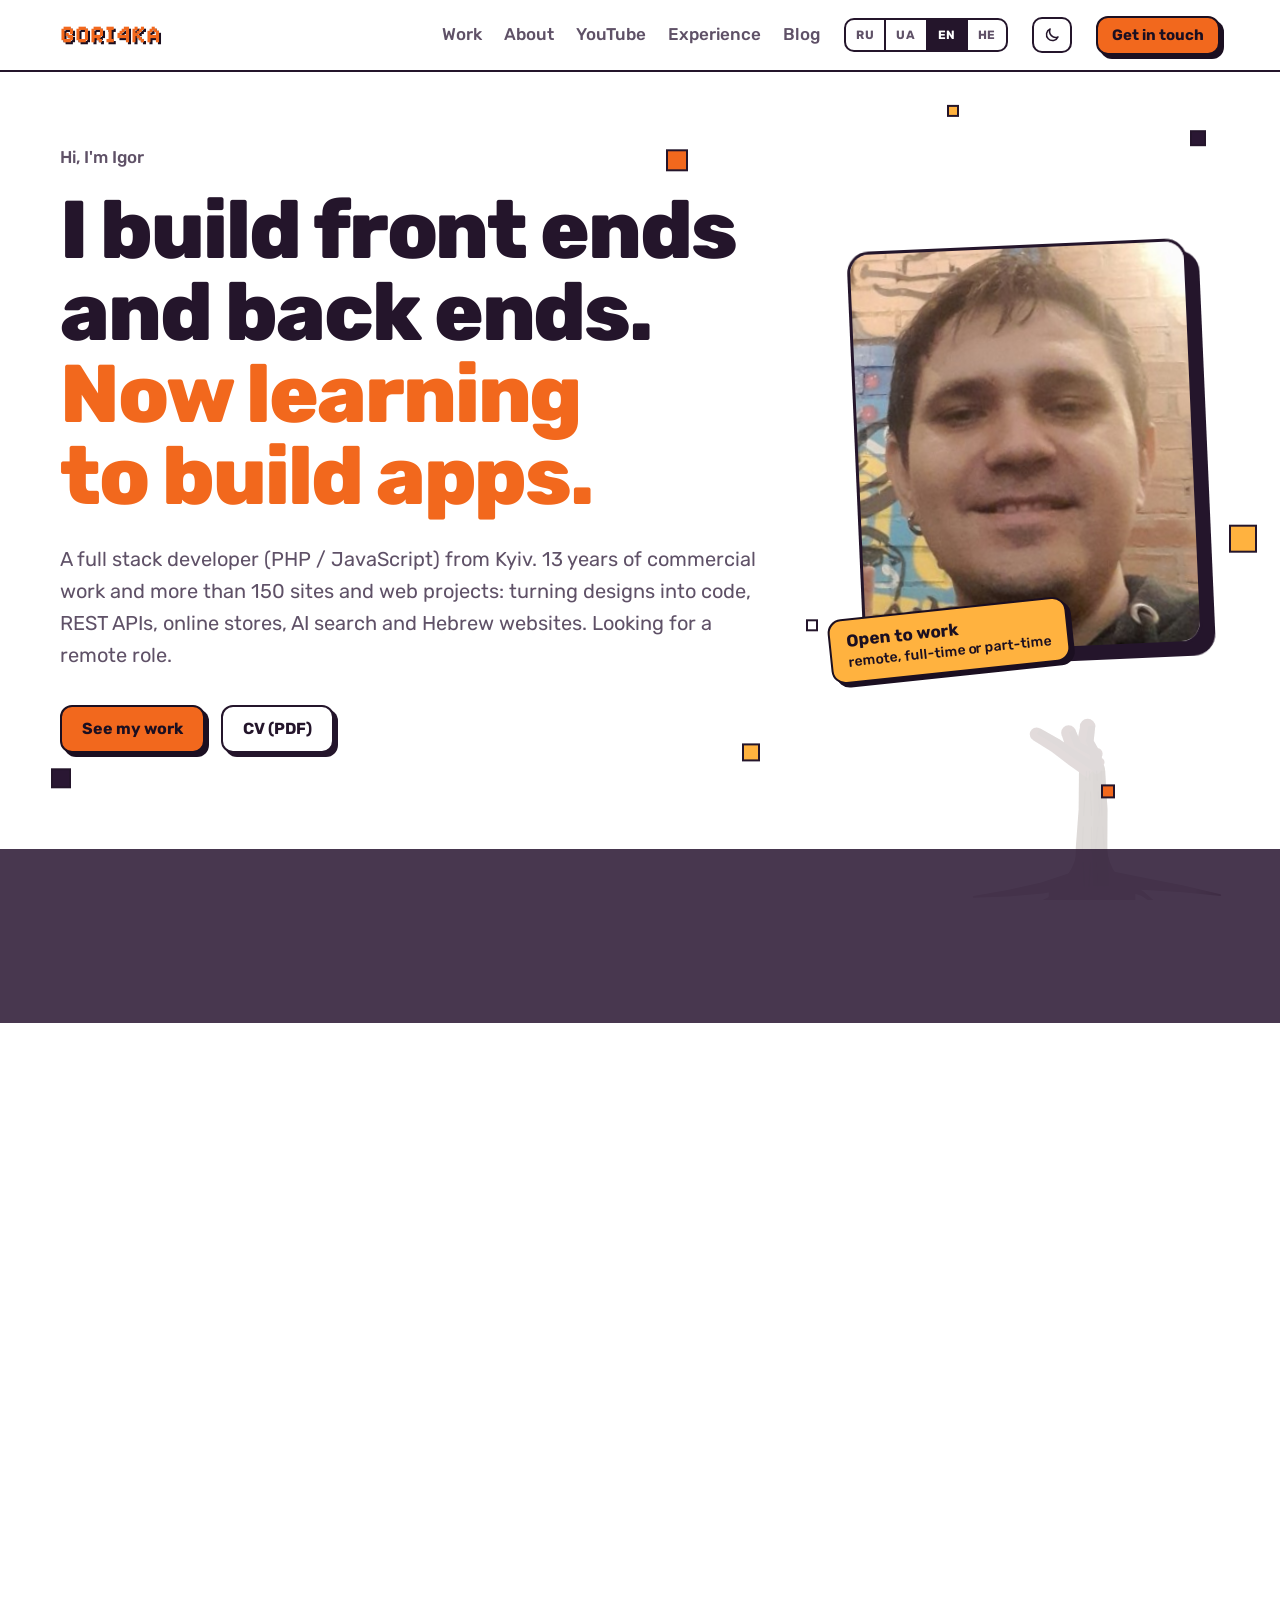
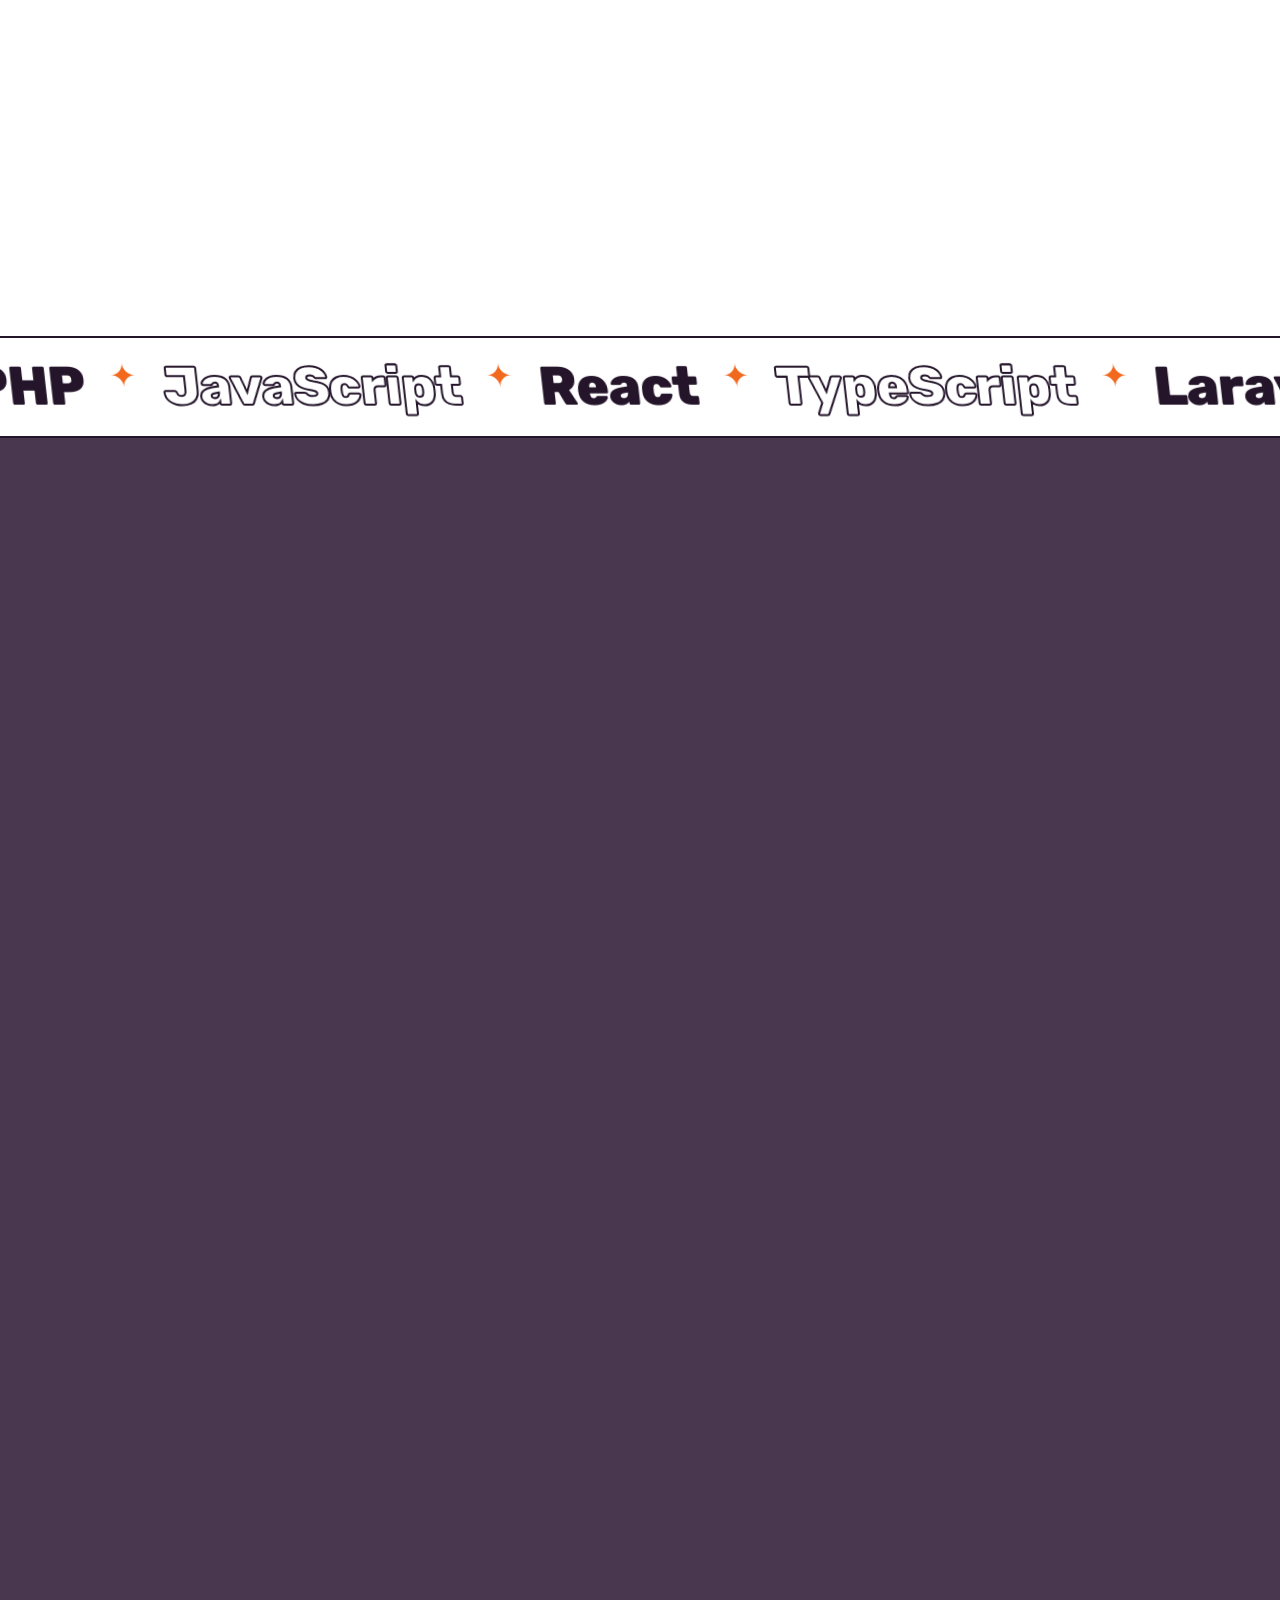
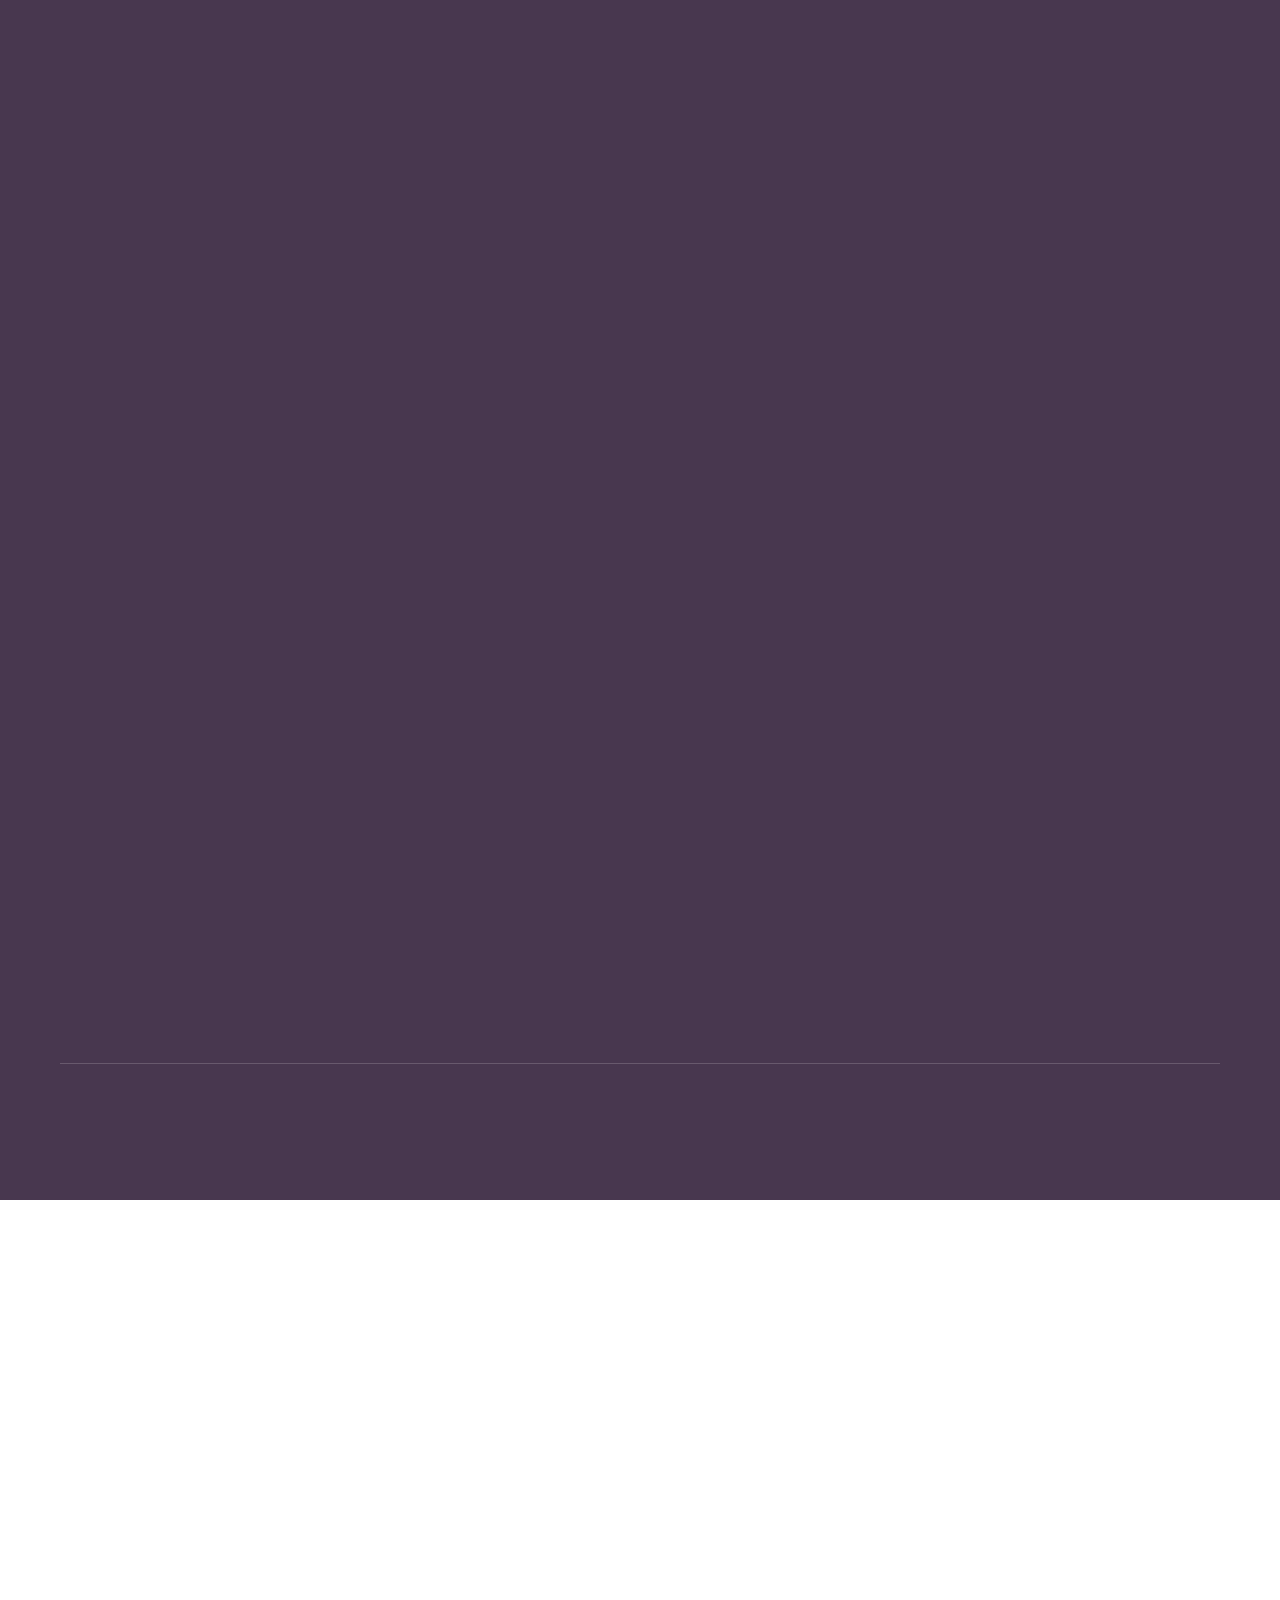
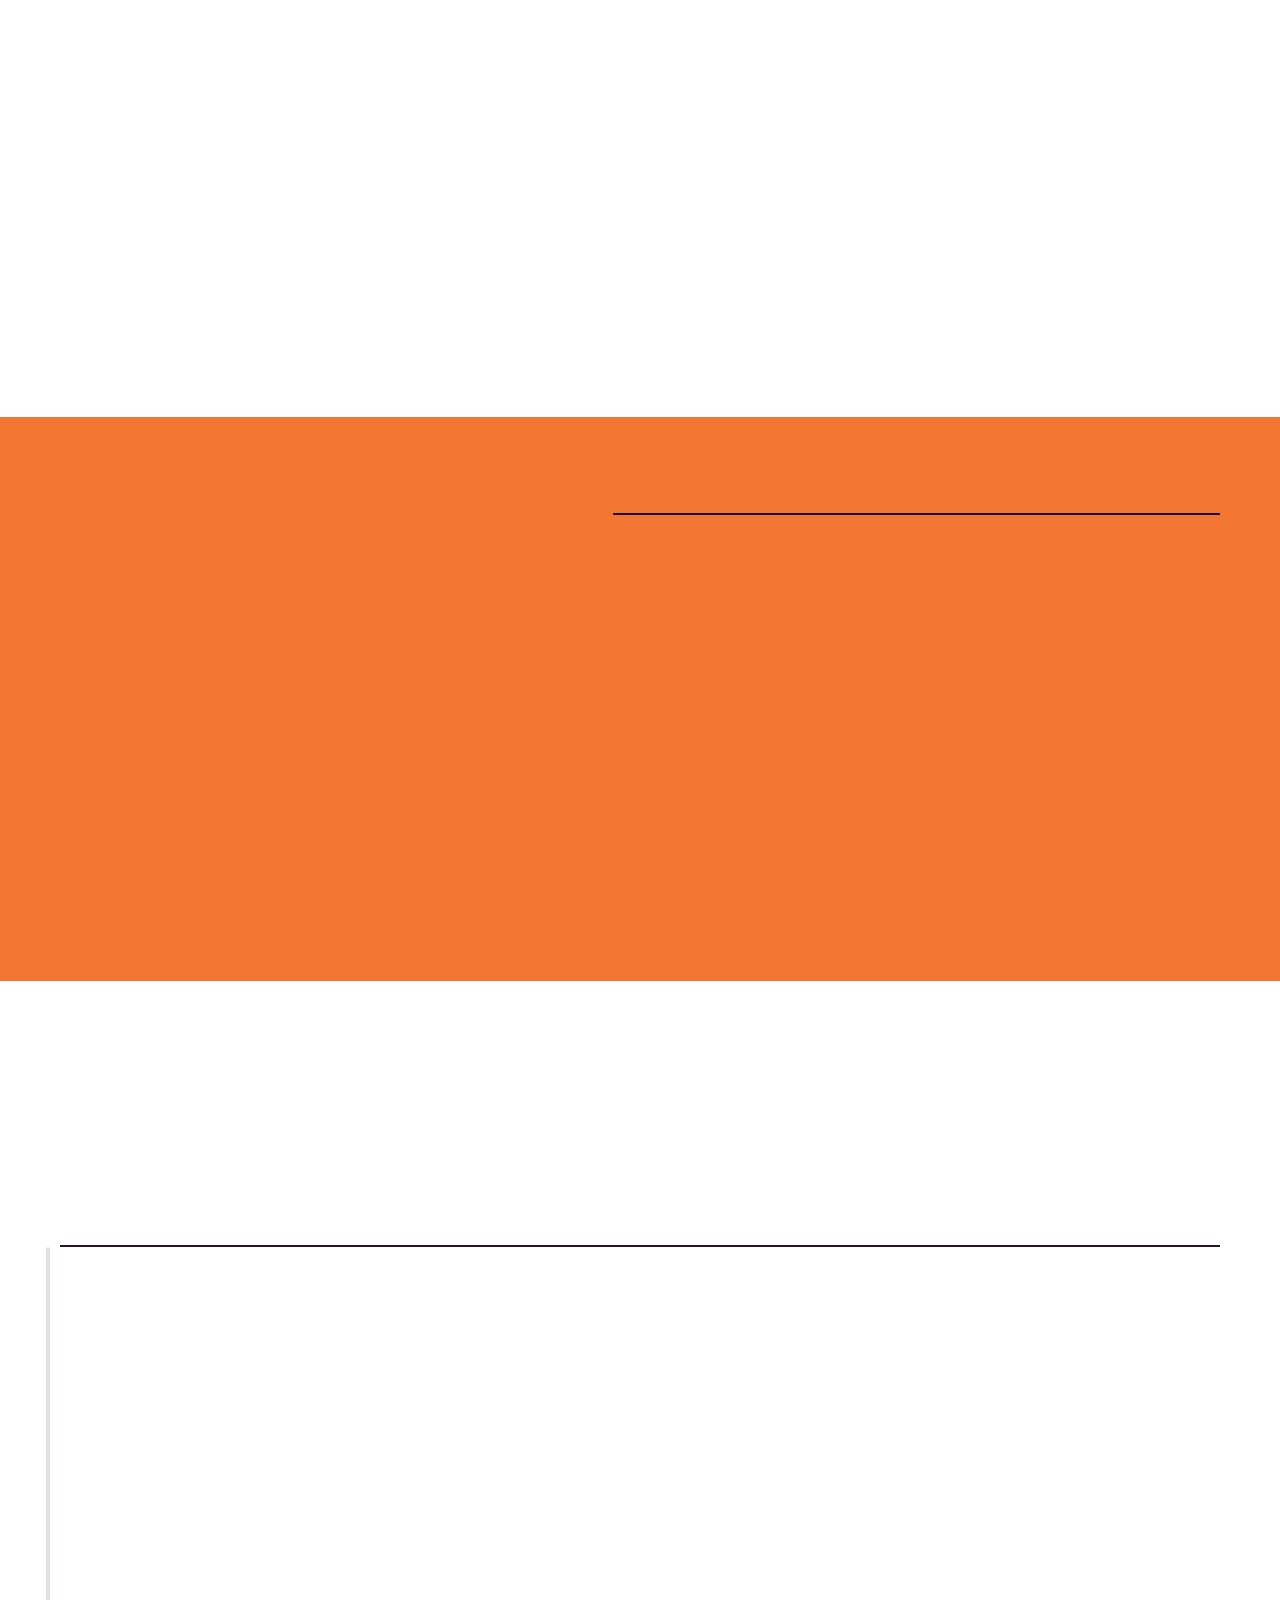
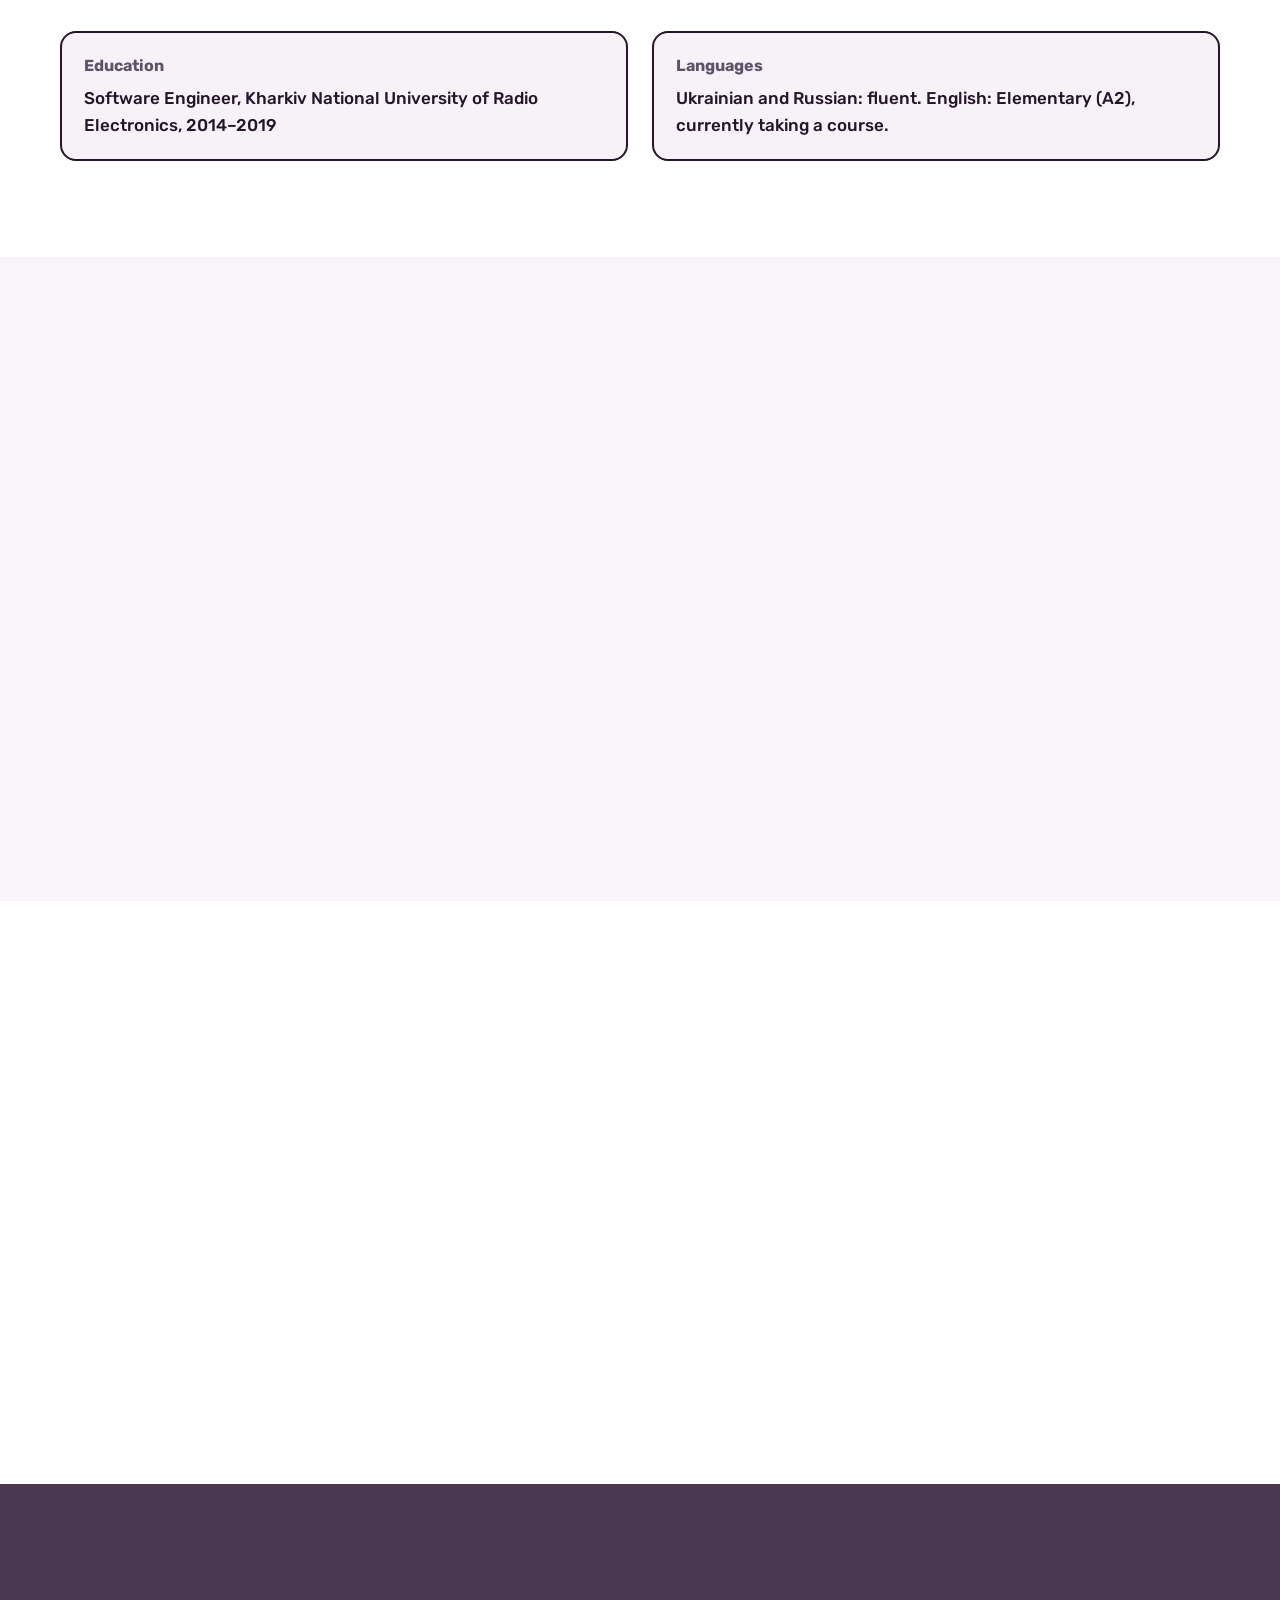
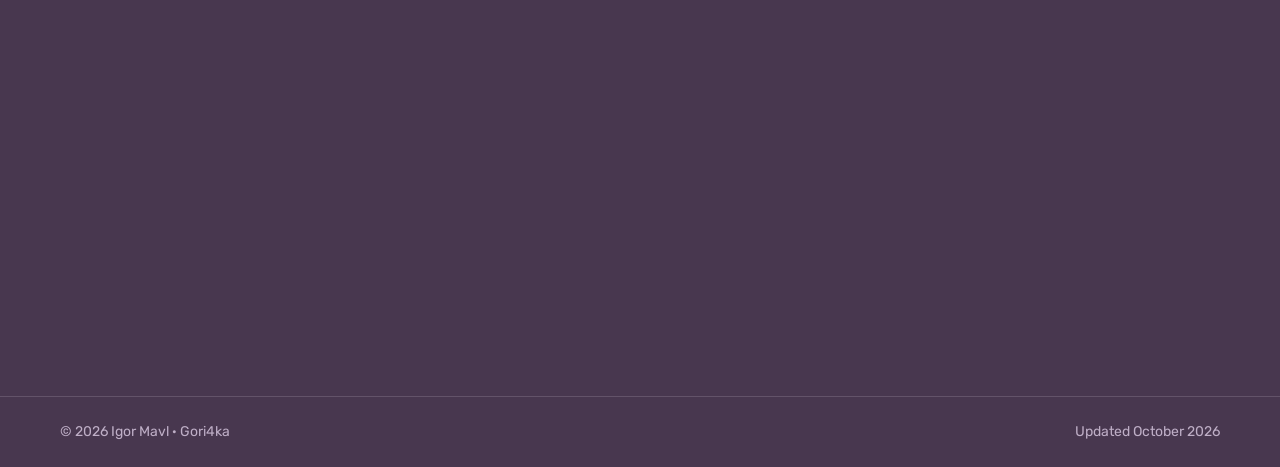
<file: index.html>
<!doctype html>
<html lang="ru">
<head>
  
<!-- Google Analytics 4 -->
<script async src="https://www.googletagmanager.com/gtag/js?id=G-PQ6J66TJKV"></script>
<script>
  window.dataLayer = window.dataLayer || [];
  function gtag(){dataLayer.push(arguments);}
  gtag('js', new Date());

  gtag('config', 'G-PQ6J66TJKV');
</script>

<meta charset="utf-8">
<meta name="viewport" content="width=device-width, initial-scale=1, viewport-fit=cover">
<title>Gori4ka · Igor Mavl</title>
<meta name="claude:viewport-fit-sides" content="cover">
<meta name="description" content="Igor Mavl — Full Stack Developer (PHP / JavaScript) из Киева. Сайты и веб-приложения, REST API, React, Laravel, WordPress, AI-поиск, сайты на иврите. Пет-проекты: TrackDesk, DevBox и игра на Godot.">
<link rel="preconnect" href="https://fonts.googleapis.com">
<link rel="preconnect" href="https://fonts.gstatic.com" crossorigin>
<link rel="stylesheet" href="https://fonts.googleapis.com/css2?family=Pixelify+Sans:wght@600;700&family=Rubik:wght@400;500;700;800&display=swap">
<style>
:root{
  /* Layout: a portfolio site in full-width bands. White hero, plum stats strip, white work grid,
     plum list of sites with cursor previews, orange YouTube band, white experience, plum contact. 1200px column. */
  --paper:#FFFFFF;
  --soft:#F7F2F8;
  --ink:#24152B;
  --ink-2:#5F5167;
  --line:#E6DEE9;
  --orange:#F2681D;
  --sun:#FFB23F;
  --plum:#2A1733;
  --on-plum:#F7F0F8;
  --on-plum-2:#BFAFC7;
  --on-orange:#1B0F21;
  --edge:#24152B;
  --drop:#24152B;
  --glow:rgba(242,104,29,.16);
  --font:"Rubik","Segoe UI",system-ui,-apple-system,Arial,sans-serif;
  --pixel:"Pixelify Sans","Rubik",ui-monospace,monospace;
  --col:1200px;
  padding-top:env(safe-area-inset-top,0px);
  padding-bottom:env(safe-area-inset-bottom,0px);
}
@media (prefers-color-scheme: dark){
  :root:not([data-theme="light"]){
    --paper:#150C1A; --soft:#1F1426; --ink:#F4ECF6; --ink-2:#BCAEC4; --line:#34253C;
    --orange:#FF7A2F; --sun:#FFC15C; --plum:#0E0712; --on-plum:#F4ECF6; --on-plum-2:#A998B1;
    --edge:#4E3A59; --drop:#FF7A2F; --glow:rgba(255,122,47,.13);
    color-scheme:dark;
  }
}
:root[data-theme="dark"]{
  --paper:#150C1A; --soft:#1F1426; --ink:#F4ECF6; --ink-2:#BCAEC4; --line:#34253C;
  --orange:#FF7A2F; --sun:#FFC15C; --plum:#0E0712; --on-plum:#F4ECF6; --on-plum-2:#A998B1;
  --edge:#4E3A59; --drop:#FF7A2F; --glow:rgba(255,122,47,.13);
  color-scheme:dark;
}

*,*::before,*::after{box-sizing:border-box}
html{-webkit-text-size-adjust:100%}
@media (prefers-reduced-motion: no-preference){html{scroll-behavior:smooth}}
body{margin:0;background:var(--paper);color:var(--ink);font-family:var(--font);font-size:1.0625rem;line-height:1.6}
img{max-width:100%}
[hidden]{display:none!important}
a{color:inherit}
:focus-visible{outline:3px solid var(--orange);outline-offset:3px;border-radius:6px}
.wrap{max-width:var(--col);margin-inline:auto;padding-left:max(20px,env(safe-area-inset-left,0px));padding-right:max(20px,env(safe-area-inset-right,0px))}
section[id]{scroll-margin-top:84px}
.ltr{direction:ltr;unicode-bidi:isolate}
h1,h2,h3{text-wrap:balance}

.skip{position:absolute;inset-inline-start:16px;top:calc(env(safe-area-inset-top,0px) + 8px);z-index:60;background:var(--paper);padding:8px 12px;border:2px solid var(--edge);border-radius:8px}
.skip:not(:focus){width:1px;height:1px;padding:0;border:0;overflow:hidden;clip-path:inset(50%);white-space:nowrap}

/* Chunky buttons, like the ones in the Gori4ka game */
.btn{display:inline-flex;align-items:center;gap:10px;font:700 1rem/1 var(--font);text-decoration:none;color:var(--ink);background:var(--paper);border:2px solid var(--edge);border-radius:12px;padding:14px 20px;box-shadow:4px 4px 0 var(--drop);cursor:pointer;transition:transform .12s,box-shadow .12s}
.btn:hover{transform:translate(-2px,-2px);box-shadow:6px 6px 0 var(--drop)}
.btn:active{transform:translate(2px,2px);box-shadow:2px 2px 0 var(--drop)}
.btn.primary{background:var(--orange);color:var(--on-orange);border-color:var(--on-orange);box-shadow:4px 4px 0 var(--on-orange)}
.btn.primary:hover{box-shadow:6px 6px 0 var(--on-orange)}
.btn.small{padding:10px 14px;font-size:.9375rem}

/* Nav */
.nav{position:sticky;top:env(safe-area-inset-top,0px);z-index:40;background:var(--paper);border-bottom:2px solid var(--edge)}
.nav .wrap{display:flex;align-items:center;gap:12px 24px;min-height:70px;flex-wrap:wrap}
.mark{font:700 1.5rem/1 var(--pixel);letter-spacing:.04em;color:var(--orange);text-decoration:none;text-shadow:2px 2px 0 var(--on-orange)}
.links{display:flex;gap:4px 22px;margin-inline-start:auto}
.links a{text-decoration:none;font-weight:500;color:var(--ink-2);white-space:nowrap}
.links a:hover{color:var(--ink)}
.langs{display:flex;border:2px solid var(--edge);border-radius:10px;overflow:hidden}
.langs button{font:700 .75rem/1 var(--font);letter-spacing:.05em;border:0;background:transparent;color:var(--ink-2);padding:9px 10px;cursor:pointer}
.langs button + button{border-inline-start:2px solid var(--edge)}
.langs button[aria-pressed="true"]{background:var(--ink);color:var(--paper)}
.theme-btn{display:grid;place-items:center;width:40px;height:36px;border:2px solid var(--edge);border-radius:10px;background:var(--paper);color:var(--ink);cursor:pointer}
.theme-btn:hover{background:var(--soft)}
.theme-btn svg{width:18px;height:18px}
@media (max-width:900px){
  .nav .wrap{min-height:60px}
  .links{order:3;width:100%;margin-inline-start:0;overflow-x:auto;scrollbar-width:none;padding-bottom:10px;margin-top:-4px}
  .links::-webkit-scrollbar{display:none}
  .langs{margin-inline-start:auto}
  .theme-btn{order:2}
  .nav .btn{display:none}
  section[id]{scroll-margin-top:110px}
}

/* Hero */
.hero{position:relative;overflow:hidden;isolation:isolate;padding-block:72px 96px}
.hero-glow{position:absolute;left:0;top:0;width:760px;height:760px;margin:-380px 0 0 -380px;border-radius:50%;background:radial-gradient(closest-side,var(--glow),transparent);z-index:-2;pointer-events:none;opacity:0;transition:opacity .6s}
.hero.live .hero-glow{opacity:1}
.hero-grid{display:grid;grid-template-columns:minmax(0,1.3fr) minmax(0,.7fr);gap:48px;align-items:center}
.hello{font-weight:500;color:var(--ink-2);margin:0 0 18px}
.hero h1{font-weight:800;font-size:clamp(2.6rem,6.4vw,5.4rem);line-height:1;letter-spacing:-.025em;margin:0}
.hero h1 span{display:block}
.hero h1 .l2{color:var(--orange)}
.hero-sub{max-width:36em;font-size:clamp(1.0625rem,1.6vw,1.25rem);color:var(--ink-2);margin:26px 0 0}
.hero-cta{display:flex;flex-wrap:wrap;gap:16px;margin-top:34px}
.photo-wrap{position:relative;justify-self:center;width:min(100%,340px)}
.photo-card{border:3px solid var(--edge);border-radius:22px;overflow:hidden;box-shadow:12px 12px 0 var(--drop);transform:perspective(900px) rotateX(var(--rx,0deg)) rotateY(var(--ry,0deg)) rotate(-2.5deg);transition:box-shadow .2s;background:var(--soft)}
.photo-card img{display:block;width:100%;aspect-ratio:3 / 4;object-fit:cover;object-position:50% 30%}
.sticker{position:absolute;bottom:-22px;inset-inline-start:-26px;background:var(--sun);color:var(--on-orange);border:2px solid var(--on-orange);border-radius:14px;padding:10px 16px;box-shadow:4px 4px 0 var(--on-orange);transform:rotate(-6deg);line-height:1.2}
.sticker b{display:block;font-size:1.0625rem}
.sticker span{font-size:.875rem;font-weight:500}
.px{position:absolute;z-index:-1;width:var(--s);height:var(--s);border:2px solid var(--edge);pointer-events:none;will-change:transform}
.px.o{background:var(--orange)}
.px.s{background:var(--sun)}
.px.k{background:var(--plum)}
.px.w{background:var(--paper)}
@media (max-width:860px){
  .hero{padding-block:44px 72px}
  .hero-grid{grid-template-columns:minmax(0,1fr)}
  .photo-wrap{width:min(78%,300px);margin-top:12px}
  .px.hide-sm{display:none}
}

/* Stats */
.stats{background:var(--plum);color:var(--on-plum)}
.stats .wrap{display:grid;grid-template-columns:repeat(4,minmax(0,1fr));gap:24px;padding-block:34px}
.stat b{display:block;font-weight:800;font-size:clamp(2.4rem,5vw,3.6rem);line-height:1;color:var(--sun)}
.stat span{display:block;margin-top:8px;color:var(--on-plum-2);font-size:.9375rem;line-height:1.35}
@media (max-width:700px){.stats .wrap{grid-template-columns:repeat(2,minmax(0,1fr))}}

/* Section heads */
.band{padding-block:96px}
.head{display:grid;gap:12px;max-width:760px;margin-bottom:44px}
.head h2{font-weight:800;font-size:clamp(2.2rem,5vw,3.6rem);line-height:1.02;letter-spacing:-.02em;margin:0}
.head p{margin:0;color:var(--ink-2);font-size:1.125rem}
@media (max-width:700px){.band{padding-block:64px}}

/* Featured work */
.cards{display:grid;grid-template-columns:repeat(2,minmax(0,1fr));gap:36px}
.card{display:flex;flex-direction:column;background:var(--paper);border:2px solid var(--edge);border-radius:18px;overflow:hidden;box-shadow:6px 6px 0 var(--drop);text-decoration:none;color:inherit;transition:transform .15s,box-shadow .15s}
.card:hover{transform:translate(-3px,-3px);box-shadow:9px 9px 0 var(--drop)}
.chrome{display:flex;align-items:center;gap:7px;padding:10px 14px;border-bottom:2px solid var(--edge);background:var(--soft);direction:ltr}
.chrome i{width:11px;height:11px;border-radius:50%;border:1.5px solid var(--edge)}
.chrome i:nth-child(1){background:#FF5F57}
.chrome i:nth-child(2){background:#FEBC2E}
.chrome i:nth-child(3){background:#28C840}
.chrome span{margin-inline-start:10px;font-size:.8125rem;color:var(--ink-2);white-space:nowrap;overflow:hidden;text-overflow:ellipsis}
.card img{display:block;width:100%;height:auto;aspect-ratio:16 / 9;object-fit:cover;object-position:top}
.card-body{display:grid;gap:8px;padding:20px 22px 24px;border-top:2px solid var(--edge)}
.tag{justify-self:start;font-size:.8125rem;font-weight:700;padding:5px 10px;border:2px solid var(--edge);border-radius:8px;background:var(--sun);color:var(--on-orange)}
.tag.own{background:var(--paper);color:var(--ink)}
.card h3{margin:0;font-size:1.5rem;line-height:1.2;font-weight:700}
.card .what{color:var(--ink-2);font-size:.9375rem}
.card p{margin:0;color:var(--ink-2)}
.card.wide{grid-column:1 / -1}
.card.wide:hover{transform:none;box-shadow:6px 6px 0 var(--drop)}
.wide-grid{display:grid;grid-template-columns:minmax(0,.9fr) minmax(0,1.1fr)}
.wide-grid .card-body{border-top:0;border-inline-start:2px solid var(--edge);align-content:center;padding:28px 30px}
.ftree{margin:0;padding:24px 28px;background:var(--plum);color:var(--on-plum);font:500 .9375rem/1.55 ui-monospace,"Cascadia Mono",Consolas,monospace;overflow-x:auto;text-align:left}
@media (max-width:760px){
  .cards{grid-template-columns:minmax(0,1fr)}
  .wide-grid{grid-template-columns:minmax(0,1fr)}
  .wide-grid .card-body{border-inline-start:0;border-top:2px solid var(--edge)}
}

/* Index of sites with cursor preview */
.index{background:var(--plum);color:var(--on-plum)}
.index .head p{color:var(--on-plum-2)}
.rows{list-style:none;margin:0;padding:0;border-bottom:1px solid color-mix(in srgb,var(--on-plum) 18%,transparent)}
.site-row a{display:grid;grid-template-columns:minmax(0,1fr) auto;gap:6px 24px;align-items:center;padding:22px 0;border-top:1px solid color-mix(in srgb,var(--on-plum) 18%,transparent);text-decoration:none;color:inherit;transition:padding .2s}
.site-row .dom{font-weight:700;font-size:clamp(1.5rem,3.6vw,2.6rem);line-height:1.1;letter-spacing:-.01em;transition:color .15s}
.site-row .desc{grid-column:1;color:var(--on-plum-2);font-size:.9375rem}
.site-row .arr{grid-column:2;grid-row:1 / span 2;font-size:1.6rem;color:var(--sun);transition:transform .2s}
.site-row a:hover{padding-inline-start:14px}
.site-row a:hover .dom{color:var(--sun)}
.site-row a:hover .arr{transform:translate(4px,-4px)}
.site-row .thumb{display:none}
.hint{margin:18px 0 0;color:var(--on-plum-2);font-size:.875rem}
#peek{position:fixed;left:0;top:0;z-index:50;width:360px;aspect-ratio:16 / 9;object-fit:cover;object-position:top;border:3px solid #0E0712;border-radius:14px;box-shadow:8px 8px 0 var(--orange);pointer-events:none;opacity:0;transition:opacity .18s;will-change:transform}
#peek.on{opacity:1}
@media (hover:none),(pointer:coarse){
  .hint{display:none}
  .site-row a{grid-template-columns:96px minmax(0,1fr)}
  .site-row .thumb{display:block;grid-row:1 / span 2;width:96px;aspect-ratio:16 / 9;object-fit:cover;object-position:top;border:2px solid #0E0712;border-radius:8px}
  .site-row .dom,.site-row .desc{grid-column:2}
  .site-row .arr{display:none}
}

/* About + inspiration */
.about-grid{display:grid;grid-template-columns:minmax(0,1fr) minmax(0,1fr);gap:56px;align-items:start}
.big{font-weight:800;font-size:clamp(2rem,4.4vw,3.5rem);line-height:1.05;letter-spacing:-.02em;margin:0}
.big span{color:var(--orange)}
.about-text{display:grid;gap:16px;font-size:1.125rem}
.about-text p{margin:0}
.inspo{display:grid;grid-template-columns:repeat(3,minmax(0,1fr));gap:24px;margin-top:64px}
.ins{background:var(--soft);border:2px solid var(--edge);border-radius:18px;padding:24px;box-shadow:5px 5px 0 var(--drop)}
.ins h3{margin:0 0 10px;font-size:1.25rem;font-weight:700;line-height:1.25}
.ins p{margin:0;color:var(--ink-2);font-size:1rem}
.ins a{color:var(--orange);font-weight:500}
@media (max-width:900px){.about-grid,.inspo{grid-template-columns:minmax(0,1fr)}.about-grid{gap:28px}}

/* YouTube band */
.yt{background:var(--orange);color:var(--on-orange)}
.yt-grid{display:grid;grid-template-columns:minmax(0,.9fr) minmax(0,1.1fr);gap:56px;align-items:start}
.yt h2{font-weight:800;font-size:clamp(2.2rem,5vw,3.6rem);line-height:1.02;letter-spacing:-.02em;margin:0}
.yt p{margin:16px 0 28px;font-size:1.125rem;max-width:30em}
.btn.dark{background:var(--on-orange);color:#FFF6EC;border-color:var(--on-orange);box-shadow:4px 4px 0 #FFF6EC}
.btn.dark:hover{box-shadow:6px 6px 0 #FFF6EC}
.eps{list-style:none;margin:0;padding:0;border-top:2px solid var(--on-orange)}
.eps li{display:grid;grid-template-columns:86px minmax(0,1fr) auto;gap:16px;align-items:baseline;padding:14px 0;border-bottom:2px solid color-mix(in srgb,var(--on-orange) 25%,transparent)}
.eps .day{font-weight:800;font-size:1.0625rem}
.eps .t{font-weight:500}
.eps .len{font-size:.875rem;opacity:.75;font-variant-numeric:tabular-nums}
@media (max-width:900px){.yt-grid{grid-template-columns:minmax(0,1fr);gap:32px}}
@media (max-width:480px){.eps li{grid-template-columns:64px minmax(0,1fr)}.eps .len{display:none}}

/* Experience */
.jobs{border-top:2px solid var(--edge)}
.job{display:grid;grid-template-columns:280px minmax(0,1fr);gap:12px 40px;padding-block:32px;border-bottom:2px solid var(--edge)}
.years{font-weight:800;font-size:1.75rem;line-height:1.1;font-variant-numeric:tabular-nums}
.years-dur{display:block;font-weight:500;font-size:.875rem;color:var(--ink-2);margin-top:6px}
.company{margin-top:10px;font-weight:700;color:var(--orange)}
.job h3{margin:0 0 10px;font-size:1.25rem;font-weight:700}
.job ul{margin:0;padding-inline-start:1.15em;display:grid;gap:6px;color:var(--ink-2)}
.job li::marker{color:var(--orange)}
@media (max-width:760px){.job{grid-template-columns:minmax(0,1fr)}}

/* Skills */
.skill-rows{display:grid;gap:22px}
.skill-row{display:grid;grid-template-columns:220px minmax(0,1fr);gap:10px 32px;align-items:start}
.skill-row h3{margin:6px 0 0;font-size:1rem;font-weight:700;color:var(--ink-2)}
.chips{display:flex;flex-wrap:wrap;gap:10px}
.chip{font-weight:500;font-size:.9375rem;padding:7px 12px;border:2px solid var(--edge);border-radius:10px;background:var(--paper)}
.skill-row.core .chip{background:var(--orange);color:var(--on-orange);border-color:var(--on-orange)}
.facts{display:grid;grid-template-columns:repeat(2,minmax(0,1fr));gap:24px;margin-top:48px}
.fact{border:2px solid var(--edge);border-radius:16px;padding:20px 22px;background:var(--soft)}
.fact h3{margin:0 0 6px;font-size:1rem;color:var(--ink-2)}
.fact p{margin:0;font-weight:500}
@media (max-width:760px){.skill-row,.facts{grid-template-columns:minmax(0,1fr)}}

/* Blog */
.blog{background:var(--soft)}
.posts{display:grid;grid-template-columns:repeat(3,minmax(0,1fr));gap:28px;list-style:none;margin:0;padding:0}
.post a{display:flex;flex-direction:column;gap:10px;height:100%;padding:24px;background:var(--paper);border:2px solid var(--edge);border-radius:18px;box-shadow:5px 5px 0 var(--drop);text-decoration:none;color:inherit;transition:transform .15s,box-shadow .15s}
.post a:hover{transform:translate(-3px,-3px);box-shadow:8px 8px 0 var(--drop)}
.post time{font-size:.875rem;color:var(--ink-2)}
.post h3{margin:0;font-size:1.25rem;line-height:1.25}
.post p{margin:0;color:var(--ink-2);font-size:1rem;flex:1}
.post .more{font-weight:700;color:var(--orange)}
@media (max-width:900px){.posts{grid-template-columns:minmax(0,1fr)}}

/* Testimonials + facts */
.quotes{display:grid;grid-template-columns:repeat(2,minmax(0,1fr));gap:28px;margin-bottom:36px}
.quotes:empty{display:none}
.quote{margin:0;display:flex;flex-direction:column;gap:18px;padding:28px;background:var(--soft);border:2px solid var(--edge);border-radius:18px;box-shadow:5px 5px 0 var(--drop)}
.quote blockquote{margin:0;font-size:1.1875rem;line-height:1.55}
.quote blockquote::before{content:"“";display:block;font-weight:800;font-size:3rem;line-height:.6;color:var(--orange);margin-bottom:10px}
.quote figcaption{margin-top:auto;color:var(--ink-2);font-size:.9375rem}
.quote figcaption b{display:block;color:var(--ink);font-size:1rem}
.quote a{color:inherit}
.proof-grid{display:grid;grid-template-columns:repeat(4,minmax(0,1fr));gap:24px}
.pcard{padding:24px;background:var(--paper);border:2px solid var(--edge);border-radius:18px;box-shadow:5px 5px 0 var(--drop)}
.pcard b{display:block;font-weight:800;font-size:clamp(2.4rem,4.4vw,3.2rem);line-height:1;color:var(--orange)}
.pcard b.word{font-size:clamp(1.4rem,2.2vw,1.75rem);line-height:1.1}
.pcard p{margin:12px 0 0;color:var(--ink-2)}
@media (max-width:980px){.proof-grid{grid-template-columns:repeat(2,minmax(0,1fr))}.quotes{grid-template-columns:minmax(0,1fr)}}
@media (max-width:520px){.proof-grid{grid-template-columns:minmax(0,1fr)}}

/* Contact */
.contact{background:var(--plum);color:var(--on-plum)}
.contact h2{font-weight:800;font-size:clamp(2.4rem,6vw,4.6rem);line-height:1;letter-spacing:-.025em;margin:0}
.contact .lead{color:var(--on-plum-2);font-size:1.125rem;margin:18px 0 34px;max-width:36em}
.mail{display:flex;flex-wrap:wrap;align-items:center;gap:16px 22px}
.mail a{font-weight:800;font-size:clamp(1.3rem,3.6vw,2.4rem);color:var(--sun);text-decoration:none;overflow-wrap:anywhere;direction:ltr;unicode-bidi:isolate}
.mail a:hover{text-decoration:underline;text-decoration-thickness:3px;text-underline-offset:6px}
.contact .btn{background:var(--plum);color:var(--on-plum);border-color:var(--on-plum);box-shadow:4px 4px 0 var(--orange)}
.contact .btn:hover{box-shadow:6px 6px 0 var(--orange)}
.socials{display:flex;flex-wrap:wrap;gap:14px;margin-top:36px}
footer{background:var(--plum);color:var(--on-plum-2);font-size:.875rem;border-top:1px solid color-mix(in srgb,var(--on-plum) 15%,transparent)}
footer .wrap{display:flex;flex-wrap:wrap;justify-content:space-between;gap:8px 24px;padding-block:24px}
footer a{color:var(--on-plum)}

/* Post reader */
.reader{padding-block:56px 96px}
.reader-inner{max-width:720px}
.back{font-weight:700;color:var(--orange);text-decoration:none}
.reader h1{font-weight:800;font-size:clamp(2rem,4.6vw,3rem);line-height:1.08;letter-spacing:-.02em;margin:22px 0 12px}
.reader h1:focus{outline:none}
.meta{color:var(--ink-2);padding-bottom:22px;border-bottom:2px solid var(--edge)}
.prose{font-size:1.125rem;line-height:1.75;max-width:65ch}
.prose p{margin:1em 0}
.prose a{color:var(--orange);font-weight:500}
.prose code{font-family:ui-monospace,Consolas,monospace;font-size:.88em;background:var(--soft);border:1px solid var(--line);padding:.1em .35em;border-radius:5px;direction:ltr;unicode-bidi:isolate}

@media (prefers-reduced-motion: reduce){
  .btn,.card,.post a,.site-row a,.site-row .arr{transition:none}
}
</style>
<link rel="stylesheet" href="motion.css">
</head>
<body data-motion="portfolio">
<a class="skip" href="#main" data-i18n="skip"></a>

<nav class="nav" id="nav">
  <div class="wrap">
    <a class="mark ltr" href="#top">GORI4KA</a>
    <div class="links">
      <a href="#work" data-i18n="nav_work"></a>
      <a href="#about" data-i18n="nav_about"></a>
      <a href="#youtube">YouTube</a>
      <a href="#experience" data-i18n="nav_exp"></a>
      <a href="#blog" data-i18n="nav_blog"></a>
    </div>
    <div class="langs" id="langs" role="group"></div>
    <button type="button" class="theme-btn" id="themeBtn"></button>
    <a class="btn small primary" href="#contact" data-i18n="cta_write"></a>
  </div>
</nav>

<main id="main">
  <div id="home">
    <section class="hero" id="top">
      <div class="hero-glow" id="heroGlow"></div>
      <div class="wrap hero-grid">
        <div>
          <p class="hello" data-i18n="hello"></p>
          <h1><span class="l1" data-i18n="hero_1"></span><span class="l2" data-i18n="hero_2"></span></h1>
          <p class="hero-sub" data-i18n="hero_sub"></p>
          <div class="hero-cta" id="heroCta"></div>
        </div>
        <div class="photo-wrap">
          <div class="photo-card" id="photoCard"><img src="photo.jpg" width="300" height="400" alt="Igor Mavl"></div>
          <div class="sticker"><b data-i18n="sticker"></b><span data-i18n="sticker_sub"></span></div>
        </div>
      </div>
    </section>

    <div class="stats">
      <div class="wrap" id="stats"></div>
    </div>

    <section class="band" id="work">
      <div class="wrap">
        <header class="head">
          <h2 data-i18n="work_title"></h2>
          <p data-i18n="work_lead"></p>
        </header>
        <div class="cards" id="cards"></div>
      </div>
    </section>

    <section class="band index" id="sites">
      <div class="wrap">
        <header class="head">
          <h2 data-i18n="more_title"></h2>
          <p data-i18n="more_lead"></p>
        </header>
        <ul class="rows" id="siteRows"></ul>
        <p class="hint" data-i18n="hint"></p>
      </div>
    </section>

    <section class="band" id="about">
      <div class="wrap">
        <div class="about-grid">
          <p class="big" data-i18n-html="about_big"></p>
          <div class="about-text">
            <p data-i18n="intro_1"></p>
            <p data-i18n="intro_2"></p>
            <p data-i18n="intro_3"></p>
          </div>
        </div>
        <div class="inspo">
          <article class="ins"><h3 data-i18n="ins_t1"></h3><p data-i18n-html="inspo_1"></p></article>
          <article class="ins"><h3 data-i18n="ins_t2"></h3><p data-i18n-html="inspo_2"></p></article>
          <article class="ins"><h3 data-i18n="ins_t3"></h3><p data-i18n-html="inspo_3"></p></article>
        </div>
      </div>
    </section>

    <section class="band yt" id="youtube">
      <div class="wrap yt-grid">
        <div>
          <h2 data-i18n="yt_title"></h2>
          <p data-i18n="yt_lead"></p>
          <a class="btn dark" id="ytBtn" target="_blank" rel="noopener" data-track="youtube" data-i18n="yt_btn"></a>
        </div>
        <ol class="eps" id="eps"></ol>
      </div>
    </section>

    <section class="band" id="experience">
      <div class="wrap">
        <header class="head">
          <h2 data-i18n="exp_title"></h2>
          <p data-i18n="exp_lead"></p>
        </header>
        <div class="jobs" id="jobs"></div>
      </div>
    </section>

    <section class="band" id="skills">
      <div class="wrap">
        <header class="head"><h2 data-i18n="skills_title"></h2></header>
        <div class="skill-rows" id="skillRows"></div>
        <div class="facts">
          <div class="fact"><h3 data-i18n="edu_label"></h3><p data-i18n="edu_text"></p></div>
          <div class="fact"><h3 data-i18n="langs_label"></h3><p data-i18n="langs_text"></p></div>
        </div>
      </div>
    </section>

    <section class="band blog" id="blog">
      <div class="wrap">
        <header class="head"><h2 data-i18n="blog_title"></h2><p data-i18n="blog_lead"></p></header>
        <ul class="posts" id="posts"></ul>
      </div>
    </section>

    <section class="band proof" id="proof">
      <div class="wrap">
        <header class="head"><h2 id="proofTitle"></h2><p id="proofLead"></p></header>
        <div class="quotes" id="quotes"></div>
        <div class="proof-grid" id="facts"></div>
      </div>
    </section>

    <section class="band contact" id="contact">
      <div class="wrap">
        <h2 data-i18n="contact_big"></h2>
        <p class="lead" data-i18n="contact_lead"></p>
        <div class="mail" id="mail"></div>
        <div class="socials" id="socials"></div>
      </div>
    </section>
  </div>

  <article class="reader" id="reader" hidden><div class="wrap"><div class="reader-inner" id="readerInner"></div></div></article>
</main>

<footer><div class="wrap"><span id="footName"></span><span data-i18n="footer"></span></div></footer>
<img id="peek" alt="" aria-hidden="true">

<script>
(function () {
"use strict";

/* =====================================================================
   НАСТРОЙКИ И КОНТЕНТ. Всё, что нужно менять, — в этом блоке.
   Тексты на 4 языках: { ru: "...", uk: "...", en: "...", he: "..." }.
   ===================================================================== */

// Ссылки на PDF-резюме (лежат рядом с этим файлом). false = кнопка скрыта.
const SHOW_PDF = true;
const PDF = { ru: "Igor-Mavl-CV-UA.pdf", uk: "Igor-Mavl-CV-UA.pdf", en: "Igor-Mavl-CV-EN.pdf", he: "Igor-Mavl-CV-EN.pdf" };

const PROFILE = { name: "Igor Mavl", photo: "photo.jpg" };

const CONTACTS = {
  email: "gori4ka.developer@gmail.com",
  phone: "+380 97 007 93 08",
  telegram: "igor_p01",
  youtube: "https://www.youtube.com/@gori4ka-php-to-android",
  github: "https://github.com/gori4ka-dev",
  dou: "https://dou.ua/users/gori4kadeveloper/",
  workua: "https://www.work.ua/resumes/18346047/"
};

const LINKS = {
  devbox: "https://gori4ka-devbox.netlify.app/",
  game: "https://gmario.netlify.app/",
  youtube: CONTACTS.youtube
};

// Цифры в полосе под первым экраном.
const STATS = [
  { n: "13", k: "st_years" },
  { n: "150+", k: "st_sites" },
  { n: "5", k: "st_countries" },
  { n: "73", k: "st_tools" }
];

// Крупные карточки работ. group: client — клиентский проект, own — свой.
const WORKS = [
  { group: "own", title: "WP MIA", wide: true, path: "wp-content/themes/mia-theme",
    tree: [
      "mia-theme/",
      "├── acf-sections/",
      "├── acf-json/",
      "├── include/",
      "│   ├── core/",
      "│   └── widgets/",
      "├── templates/",
      "│   ├── breadcrumb/",
      "│   ├── contact-form-7/",
      "│   ├── menu/",
      "│   ├── pagination/",
      "│   ├── social-share/",
      "│   └── wpml/",
      "├── page-templates/",
      "├── languages/",
      "└── wp-empty/"
    ],
    what: { ru: "Мой фреймворк тем для WordPress · 41 сайт", uk: "Мій фреймворк тем для WordPress · 41 сайт", en: "My WordPress theme framework · 41 sites", he: "פריימוורק ערכות נושא משלי לוורדפרס · 41 אתרים" },
    d: { ru: "Родительская тема с конструктором секций на ACF, готовыми шаблонами (меню, хлебные крошки, пагинация, Contact Form 7, WPML) и стартовой дочерней темой. На ней работает 41 сайт немецкого веб-агентства: под каждого клиента своя дочерняя тема, свои типы записей и секции.",
         uk: "Батьківська тема з конструктором секцій на ACF, готовими шаблонами (меню, хлібні крихти, пагінація, Contact Form 7, WPML) і стартовою дочірньою темою. На ній працює 41 сайт німецької веб-агенції: під кожного клієнта своя дочірня тема, свої типи записів і секції.",
         en: "A parent theme with an ACF section builder, ready templates (menus, breadcrumbs, pagination, Contact Form 7, WPML) and a starter child theme. 41 sites of a German web agency run on it, each with its own child theme, post types and sections.",
         he: "ערכת נושא אם עם בונה סקשנים מבוסס ACF, תבניות מוכנות (תפריטים, פירורי לחם, עימוד, Contact Form 7, ‏WPML) וערכת נושא בת התחלתית. 41 אתרים של סוכנות ווב מגרמניה רצים עליה, לכל לקוח ערכת נושא בת, סוגי תוכן וסקשנים משלו." } },
  { group: "client", title: "otb.info", url: "https://www.otb.info/", img: "img/otb.jpg",
    what: "WordPress · WP MIA",
    d: { ru: "Сайт сети ортопедических салонов OTB: больше 40 филиалов, события и новости, запись на приём и отправка рецепта онлайн. Дочерняя тема на моём фреймворке WP MIA.",
         uk: "Сайт мережі ортопедичних салонів OTB: понад 40 філій, події та новини, запис на прийом і надсилання рецепта онлайн. Дочірня тема на моєму фреймворку WP MIA.",
         en: "Site of the OTB medical supply chain: 40+ branches, events and news, appointment booking and online prescription upload. A child theme on my WP MIA framework.",
         he: "אתר רשת OTB לציוד רפואי: יותר מ-40 סניפים, אירועים וחדשות, קביעת תורים ושליחת מרשמים אונליין. ערכת נושא בת על הפריימוורק WP MIA שלי." } },
  { group: "client", title: "stadthelden.de", url: "https://stadthelden.de/", img: "img/stadthelden.jpg",
    what: "WordPress · WPML · WP MIA",
    d: { ru: "Сайт компании тимбилдингов и корпоративных ивентов: каталог событий, поводы, референсы и заявки, несколько языков на WPML. Дочерняя тема на WP MIA.",
         uk: "Сайт компанії тимбілдингів і корпоративних івентів: каталог подій, приводи, референси й заявки, кілька мов на WPML. Дочірня тема на WP MIA.",
         en: "Site of a team building and corporate events company: event catalog, occasions, references and inquiries, several languages with WPML. A child theme on WP MIA.",
         he: "אתר של חברת גיבוש ואירועי חברה: קטלוג אירועים, הזדמנויות, לקוחות ובקשות להצעה, כמה שפות עם WPML. ערכת נושא בת על WP MIA." } },
  { group: "pet", title: "DevBox", url: "https://gori4ka-devbox.netlify.app/", img: "img/devbox.jpg",
    what: { ru: "Веб-приложение · 73 инструмента", uk: "Вебзастосунок · 73 інструменти", en: "Web app · 73 tools", he: "אפליקציית ווב · 73 כלים" },
    d: { ru: "Мой рабочий набор инструментов: JSON, API Playground, SEO-анализатор, проверка DNS и почты, генераторы CSS и UI-компонентов, утилиты для WordPress. Почти всё работает прямо в браузере.",
         uk: "Мій робочий набір інструментів: JSON, API Playground, SEO-аналізатор, перевірка DNS і пошти, генератори CSS та UI-компонентів, утиліти для WordPress. Майже все працює просто в браузері.",
         en: "My everyday toolkit: JSON, API Playground, an SEO analyzer, DNS and mail checks, CSS and UI component generators, WordPress utilities. Almost everything runs right in the browser.",
         he: "ערכת העבודה שלי: JSON, ‏API Playground, מנתח SEO, בדיקות DNS ודואר, מחוללי CSS וקומפוננטות UI וכלים לוורדפרס. כמעט הכול רץ ישירות בדפדפן." } },
  { group: "pet", title: "Gori4ka", url: "https://gmario.netlify.app/", img: "img/gmario.jpg",
    what: { ru: "Игра на Godot (GDScript) · Android, Windows, браузер", uk: "Гра на Godot (GDScript) · Android, Windows, браузер", en: "Godot game (GDScript) · Android, Windows, browser", he: "משחק ב-Godot ‏(GDScript) · אנדרואיד, Windows, דפדפן" },
    d: { ru: "Пиксельный платформер «Круглый год» про программиста: 39 уровней в трёх мирах, боссы вроде Прокрастинации и Выгорания, мини-игры и игра по сети до 5 человек.",
         uk: "Піксельний платформер про програміста: 39 рівнів у трьох світах, боси на кшталт Прокрастинації та Вигорання, міні-ігри й гра по мережі до 5 людей.",
         en: "A pixel platformer about a programmer: 39 levels across three worlds, bosses like Procrastination and Burnout, mini-games and online play for up to 5 people.",
         he: "פלטפורמר פיקסלים על מתכנת: 39 שלבים בשלושה עולמות, בוסים כמו דחיינות ושחיקה, מיני-משחקים ומשחק ברשת עד 5 שחקנים." } },
  { group: "pet", title: "TrackDesk", wide: true, path: "trackdesk/",
    tree: [
      "trackdesk/",
      "├── backend/   Supabase · Postgres · API contracts",
      "│   ├── contracts/",
      "│   └── supabase/migrations/",
      "├── web/       React · TypeScript",
      "├── desktop/   Tauri 2 · Rust · React",
      "│   └── src-tauri/  tray · secure_store",
      "└── mobile/    Flutter · Dart"
    ],
    what: { ru: "Тайм-трекер · веб, десктоп, мобильный · в разработке", uk: "Тайм-трекер · веб, десктоп, мобільний · у розробці", en: "Time tracker · web, desktop, mobile · in progress", he: "מעקב זמנים · ווב, דסקטופ, מובייל · בפיתוח" },
    d: { ru: "Мой трекер рабочего времени с общим бэкендом и тремя клиентами: веб на React, десктоп на Tauri (Rust + React) с таймером в трее и сессией в системном хранилище ключей, мобильное приложение на Flutter. Бэкенд на Supabase: Postgres, права доступа, рабочие пространства и общие API-контракты для всех клиентов. Сейчас в разработке.",
         uk: "Мій трекер робочого часу зі спільним бекендом і трьома клієнтами: веб на React, десктоп на Tauri (Rust + React) з таймером у треї та сесією в системному сховищі ключів, мобільний застосунок на Flutter. Бекенд на Supabase: Postgres, права доступу, робочі простори та спільні API-контракти для всіх клієнтів. Зараз у розробці.",
         en: "My time tracker with one backend and three clients: a React web app, a Tauri desktop app (Rust + React) with a tray timer and the session kept in the OS keychain, and a Flutter mobile app. The backend runs on Supabase: Postgres, access rules, workspaces and shared API contracts for every client. Work in progress.",
         he: "מעקב זמני העבודה שלי עם בקאנד אחד ושלושה לקוחות: אפליקציית ווב ב-React, אפליקציית דסקטופ ב-Tauri ‏(Rust + React) עם טיימר במגש המערכת ושמירת הסשן במחסן המפתחות של מערכת ההפעלה, ואפליקציית מובייל ב-Flutter. הבקאנד רץ על Supabase: ‏Postgres, הרשאות גישה, סביבות עבודה וחוזי API משותפים לכל הלקוחות. בפיתוח." } }
];

// Список сайтов с превью при наведении. img: null = без превью.
const SITES = [
  { host: "sokrativ.de", url: "https://sokrativ.de/", img: "img/sokrativ.jpg", d: {
    ru: "Агентство кампаний для брендов, туризма и кино, DE/EN (WPML)", uk: "Агенція кампаній для брендів, туризму й кіно, DE/EN (WPML)",
    en: "Campaign agency for brands, destinations and films, DE/EN (WPML)", he: "סוכנות קמפיינים למותגים, תיירות וקולנוע, DE/EN ‏(WPML)" } },
  { host: "frohe-zukunft.de", url: "https://www.frohe-zukunft.de/", img: "img/frohe-zukunft.jpg", d: {
    ru: "Жилищный кооператив в Галле: поиск квартир по районам и типу", uk: "Житловий кооператив у Галле: пошук квартир за районами й типом",
    en: "Housing cooperative in Halle: apartment finder by district and type", he: "קואופרטיב דיור בהאלה: חיפוש דירות לפי שכונה וסוג" } },
  { host: "esthetic-pharma.com.ua", url: "https://esthetic-pharma.com.ua/", img: "img/esthetic-pharma.jpg", d: {
    ru: "Дистрибьютор косметологии: каталог, обучение, события. PHP / Laravel", uk: "Дистриб’ютор косметології: каталог, навчання, заходи. PHP / Laravel",
    en: "Aesthetic medicine distributor: catalog, training, events. PHP / Laravel", he: "מפיץ מוצרי קוסמטיקה רפואית: קטלוג, הדרכות ואירועים. PHP / Laravel" } },
  { host: "myopax.com", url: "https://myopax.com/", img: "img/myopax.jpg", d: {
    ru: "Биотех: клеточная и генная терапия мышечных заболеваний", uk: "Біотех: клітинна та генна терапія м’язових захворювань",
    en: "Biotech: cell and gene therapies for muscle disorders", he: "ביוטק: טיפולים תאיים וגנטיים למחלות שריר" } },
  { host: "gekartel.de", url: "https://gekartel.de/", img: "img/gekartel.jpg", d: {
    ru: "Цифровые инфодисплеи из Дрездена, мультиязычный (WPML)", uk: "Цифрові інфодисплеї з Дрездена, мультимовний (WPML)",
    en: "Digital info displays from Dresden, multilingual (WPML)", he: "תצוגות מידע דיגיטליות מדרזדן, רב-לשוני (WPML)" } },
  { host: "jupitos.com", url: "https://www.jupitos.com/", img: "img/jupitos.jpg", d: {
    ru: "Консалтинг по внедрению Ivalua, DE/EN", uk: "Консалтинг із впровадження Ivalua, DE/EN",
    en: "Ivalua implementation consultancy, DE/EN", he: "ייעוץ להטמעת Ivalua, ‏DE/EN" } },
  { host: "temot.com", url: "https://www.temot.com/", img: "img/temot.jpg", d: {
    ru: "Международная сеть дистрибьюторов автозапчастей", uk: "Міжнародна мережа дистриб’юторів автозапчастин",
    en: "Global network of automotive aftermarket distributors", he: "רשת בינלאומית של מפיצי חלקי רכב" } },
  { host: "awg-rennsteig.de", url: "https://awg-rennsteig.de/", img: "img/awg-rennsteig.jpg", d: {
    ru: "Жилищный кооператив: поиск квартир и портал жильцов", uk: "Житловий кооператив: пошук квартир і портал мешканців",
    en: "Housing cooperative: apartment search and tenant portal", he: "קואופרטיב דיור: חיפוש דירות ופורטל דיירים" } },
  { host: "xproma.com", url: "https://xproma.com/", img: "img/xproma.jpg", d: {
    ru: "Автоматизация внутренней логистики, Гамбург", uk: "Автоматизація внутрішньої логістики, Гамбург",
    en: "Intralogistics automation, Hamburg", he: "אוטומציה של אינטרלוגיסטיקה, המבורג" } },
  { host: "haregulator.co.il", url: "https://haregulator.co.il", img: "img/haregulator.jpg", d: {
    ru: "Кастомный проект: личные кабинеты, модерация, AI-поиск на RAG, иврит", uk: "Кастомний проєкт: особисті кабінети, модерація, AI-пошук на RAG, іврит",
    en: "Custom project: user dashboards, moderation, RAG-based AI search, Hebrew", he: "פרויקט ייעודי: אזורים אישיים, פיקוח על תוכן, חיפוש AI מבוסס RAG, עברית" } },
  { host: "redback.co.il", url: "https://redback.co.il", img: "img/redback.jpg", d: {
    ru: "Интернет-магазин на WooCommerce, иврит, RTL", uk: "Інтернет-магазин на WooCommerce, іврит, RTL",
    en: "WooCommerce store, Hebrew, RTL", he: "חנות WooCommerce, עברית, RTL" } },
  { host: "partner-atlas.com", url: "https://partner-atlas.com", img: null, d: { ru: "DiamantWeb · 2014–2019", uk: "DiamantWeb · 2014–2019", en: "DiamantWeb · 2014–2019", he: "DiamantWeb · 2014–2019" } },
  { host: "wohnmobile-basel.ch", url: "https://www.wohnmobile-basel.ch", img: null, d: { ru: "DiamantWeb · 2014–2019", uk: "DiamantWeb · 2014–2019", en: "DiamantWeb · 2014–2019", he: "DiamantWeb · 2014–2019" } },
  { host: "kloster-mariastein.ch", url: "https://www.kloster-mariastein.ch", img: null, d: { ru: "DiamantWeb · 2014–2019", uk: "DiamantWeb · 2014–2019", en: "DiamantWeb · 2014–2019", he: "DiamantWeb · 2014–2019" } },
  { host: "linguamon.de", url: "https://linguamon.de", img: null, d: { ru: "DiamantWeb · 2014–2019", uk: "DiamantWeb · 2014–2019", en: "DiamantWeb · 2014–2019", he: "DiamantWeb · 2014–2019" } },
  { host: "bluemepark.ch", url: "https://www.bluemepark.ch", img: null, d: { ru: "DiamantWeb · 2014–2019", uk: "DiamantWeb · 2014–2019", en: "DiamantWeb · 2014–2019", he: "DiamantWeb · 2014–2019" } }
];

// Серии на YouTube (по порядку).
const EPISODES = [
  { len: "6:55",  t: { ru: "Впервые открываю Android Studio", uk: "Вперше відкриваю Android Studio", en: "Opening Android Studio for the first time", he: "פותח את Android Studio בפעם הראשונה" } },
  { len: "38:40", t: { ru: "Ставлю Flutter и Dart", uk: "Ставлю Flutter і Dart", en: "Installing Flutter and Dart", he: "מתקין Flutter ו-Dart" } },
  { len: "8:49",  t: { ru: "Что вообще создал этот фреймворк?", uk: "Що взагалі створив цей фреймворк?", en: "What did this framework even create?", he: "מה בכלל הפריימוורק הזה יצר?" } },
  { len: "22:56", t: { ru: "Первый код на Flutter: пишем «I Am Rich»", uk: "Перший код на Flutter: пишемо «I Am Rich»", en: "First Flutter code: building “I Am Rich”", he: "קוד ראשון ב-Flutter: בונים את “I Am Rich”" } },
  { len: "12:49", t: { ru: "Переменная меняется, а экран нет! Разбираюсь с setState()", uk: "Змінна змінюється, а екран ні! Розбираюся з setState()", en: "The variable changes, but the screen doesn't! Figuring out setState()", he: "המשתנה משתנה והמסך לא! מבין את ⁦setState()⁩" } },
  { len: "12:54", t: { ru: "Добавляем if, меняем текст и цвет экрана", uk: "Додаємо if, змінюємо текст і колір екрана", en: "Adding if, changing the text and screen color", he: "מוסיפים if, משנים טקסט וצבע מסך" } }
];

const EXPERIENCE = [
  { company: { ru: "Фриланс", uk: "Фріланс", en: "Freelance", he: "פרילנס" }, role: "Full Stack Developer (PHP / JavaScript)", from: "2020-12", to: null,
    place: { ru: "удалённо, несколько клиентов", uk: "дистанційно, кілька клієнтів", en: "remote, several clients", he: "מרחוק, כמה לקוחות" },
    points: {
      ru: ["Больше 150 веб-проектов для клиентов из Израиля, Германии, Украины и Эстонии: от верстки по макетам до бэкенда на PHP.",
           "Создал фреймворк тем WP MIA: на нём работает 41 сайт немецкого веб-агентства (otb.info, stadthelden.de, sokrativ.de, frohe-zukunft.de и другие).",
           "Больше 100 сайтов для постоянного клиента из Израиля: кастомные темы и плагины, WooCommerce, RTL-интерфейсы на иврите.",
           "haregulator.co.il: личные кабинеты, бизнес-профили, модерация контента, AI-поиск на RAG.",
           "esthetic-pharma.com.ua: каталог, обучение и события на PHP / Laravel.",
           "LigaVS: перенёс готовое веб-приложение на чистый VPS (AlmaLinux) и настроил сервер с нуля — Node.js-бэкенд через Apache Passenger, HTTPS, DNS, почта и SMTP-отправка писем; перенос фронтенда, проверка API и диагностика серверных ошибок."],
      uk: ["Понад 150 вебпроєктів для клієнтів з Ізраїлю, Німеччини, України та Естонії: від верстки за макетами до бекенду на PHP.",
           "Створив фреймворк тем WP MIA: на ньому працює 41 сайт німецької веб-агенції (otb.info, stadthelden.de, sokrativ.de, frohe-zukunft.de та інші).",
           "Понад 100 сайтів для постійного клієнта з Ізраїлю: кастомні теми й плагіни, WooCommerce, RTL-інтерфейси на івриті.",
           "haregulator.co.il: особисті кабінети, бізнес-профілі, модерація контенту, AI-пошук на RAG.",
           "esthetic-pharma.com.ua: каталог, навчання та заходи на PHP / Laravel.",
           "LigaVS: переніс готовий вебзастосунок на чистий VPS (AlmaLinux) і налаштував сервер з нуля — Node.js-бекенд через Apache Passenger, HTTPS, DNS, поштові служби та SMTP-відправлення листів; перенесення фронтенду, перевірка API та діагностика серверних помилок."],
      en: ["150+ web projects for clients in Israel, Germany, Ukraine and Estonia, from turning designs into code to PHP back ends.",
           "Built WP MIA, my own theme framework: 41 sites of a German web agency run on it (otb.info, stadthelden.de, sokrativ.de, frohe-zukunft.de and others).",
           "100+ sites for a long-term client in Israel: custom themes and plugins, WooCommerce, Hebrew RTL interfaces.",
           "haregulator.co.il: user dashboards, business profiles, content moderation, RAG-based AI search.",
           "esthetic-pharma.com.ua: catalog, training and events on PHP / Laravel.",
           "LigaVS: migrated an existing web app to a clean VPS (AlmaLinux) and set up the server from scratch — Node.js back end via Apache Passenger, HTTPS, DNS, mail services and SMTP email; moved the front end, checked the API and diagnosed server errors."],
      he: ["יותר מ-150 פרויקטי ווב עבור לקוחות מישראל, גרמניה, אוקראינה ואסטוניה: מהמרת עיצוב לקוד ועד צד שרת ב-PHP.",
           "בניתי את WP MIA, פריימוורק ערכות נושא משלי: 41 אתרים של סוכנות ווב מגרמניה רצים עליו (otb.info, ‏stadthelden.de, ‏sokrativ.de, ‏frohe-zukunft.de ועוד).",
           "יותר מ-100 אתרים עבור לקוח קבוע מישראל: ערכות נושא ותוספים ייעודיים, WooCommerce, ממשקי RTL בעברית.",
           "haregulator.co.il: אזורים אישיים, פרופילים עסקיים, פיקוח על תוכן, חיפוש AI מבוסס RAG.",
           "esthetic-pharma.com.ua: קטלוג, הדרכות ואירועים על PHP / Laravel.",
           "LigaVS: העברת אפליקציית ווב קיימת ל-VPS נקי ‏(AlmaLinux) והקמת השרת מאפס — צד שרת Node.js דרך Apache Passenger, ‏HTTPS, ‏DNS, שירותי דואר ושליחת מיילים ב-SMTP; העברת הפרונטאנד, בדיקת ה-API ואבחון שגיאות שרת."]
    } },
  { company: "HighSkillWebSolution", role: "PHP Developer / Technical Support", from: "2020-01", to: "2020-11",
    place: { ru: "Харьков", uk: "Харків", en: "Kharkiv", he: "חרקוב" },
    points: {
      ru: ["Второе поколение core-плагина Ultimate Member и платные дополнения к нему.", "PHP, WordPress hooks, REST API, JavaScript/jQuery: новые функции, баги, совместимость.", "Техподдержка пользователей плагина."],
      uk: ["Друге покоління core-плагіна Ultimate Member і платні доповнення до нього.", "PHP, WordPress hooks, REST API, JavaScript/jQuery: нові функції, баги, сумісність.", "Техпідтримка користувачів плагіна."],
      en: ["Second generation of the Ultimate Member core plugin and its paid add-ons.", "PHP, WordPress hooks, REST API, JavaScript/jQuery: new features, bug fixes, compatibility.", "Technical support for plugin users."],
      he: ["הדור השני של תוסף הליבה של Ultimate Member והרחבות בתשלום.", "PHP, ‏WordPress hooks, ‏REST API, ‏JavaScript/jQuery: פיצ'רים חדשים, תיקוני באגים ותאימות.", "תמיכה טכנית במשתמשי התוסף."] } },
  { company: "DiamantWeb", role: "Backend Developer (PHP)", from: "2014-10", to: "2019-12",
    place: { ru: "Харьков", uk: "Харків", en: "Kharkiv", he: "חרקוב" },
    points: {
      ru: ["Кастомные плагины, WooCommerce-решения, REST API и сложная бизнес-логика.", "Корпоративные сайты и сайты-визитки, в том числе для Швейцарии и Германии."],
      uk: ["Кастомні плагіни, WooCommerce-рішення, REST API та складна бізнес-логіка.", "Корпоративні сайти й сайти-візитки, зокрема для Швейцарії та Німеччини."],
      en: ["Custom plugins, WooCommerce solutions, REST APIs and complex business logic.", "Corporate and small business websites, including for Switzerland and Germany."],
      he: ["תוספים ייעודיים, פתרונות WooCommerce, ‏REST API ולוגיקה עסקית מורכבת.", "אתרי תדמית ואתרים לעסקים קטנים, בין היתר לשווייץ ולגרמניה."] } },
  // Известен только год: from/to без месяца показываются как «2013».
  { company: "SEO Albion", role: "Web Developer (PHP)", from: "2013", to: "2013",
    place: { ru: "Харьков, филиал", uk: "Харків, філія", en: "Kharkiv office", he: "סניף חרקוב" },
    points: {
      ru: ["Сайты для клиентов компании: CZTransfer, FestCraft, Truck-diagnoz, Australia Education, LoveInHearts и сайт букмекерской конторы.", "AlgoDiscovery — сайт проекта компании с SEO-исследованиями.", "Плагин для WordPress."],
      uk: ["Сайти для клієнтів компанії: CZTransfer, FestCraft, Truck-diagnoz, Australia Education, LoveInHearts і сайт букмекерської контори.", "AlgoDiscovery — сайт проєкту компанії з SEO-дослідженнями.", "Плагін для WordPress."],
      en: ["Websites for the company's clients: CZTransfer, FestCraft, Truck-diagnoz, Australia Education, LoveInHearts and a sports betting site.", "AlgoDiscovery: the site of the company's SEO research project.", "A WordPress plugin."],
      he: ["אתרים עבור לקוחות החברה: CZTransfer, ‏FestCraft, ‏Truck-diagnoz, ‏Australia Education, ‏LoveInHearts ואתר של סוכנות הימורי ספורט.", "AlgoDiscovery: האתר של פרויקט מחקרי ה-SEO של החברה.", "תוסף לוורדפרס."] } }
];

const SKILLS = [
  { k: "sk_main", core: true, items: ["PHP", "JavaScript", "HTML5 / CSS3 / SASS", "MySQL / SQL", "REST API"] },
  { k: "sk_conf", items: ["React", "TypeScript", "Laravel", "WordPress", "WooCommerce", "ACF", "jQuery", "AJAX", "Bootstrap", "Git", "Figma", "SEO"] },
  { k: "sk_also", items: ["Webflow", "Shopify", "React Native", "Expo", "Firebase", "Supabase", "Python", "Rust", "Tauri", "Elementor"] },
  { k: "sk_ops", items: ["Linux VPS (AlmaLinux)", "WHM / cPanel", "Apache", "Passenger", "Node.js deployment", "DNS", "SSL / TLS", "SMTP", "Exim", "Dovecot", "SPF / DKIM"] },
  { k: "sk_ai", items: ["RAG", "ChatGPT", "Claude", "Make", "n8n"] },
  { k: "sk_learn", items: ["Flutter / Dart"] },
  { k: "sk_fun", items: ["Godot", "GDScript"] }
];

/* Отзывы. Пока список пустой, в конце сайта показываются только факты.
   Как только добавите хотя бы один настоящий отзыв, блок станет «Обо мне говорят». Пример:
   { name: "Имя Фамилия", role: { ru: "CEO, компания", uk: "...", en: "...", he: "..." },
     text: { ru: "Текст отзыва", uk: "...", en: "...", he: "..." }, url: "https://ссылка-на-профиль" }   */
const TESTIMONIALS = [];

// Факты для блока в конце сайта: большая цифра или слово + текст.
const FACTS = [
  { n: "100+", k: "f1" },
  { n: "41", k: "f2" },
  { n: "Ultimate Member", k: "f3", word: true },
  { n: "3", k: "f4" }
];

/* Блог. Формат текста: пустая строка = абзац, `код`, **жирный**, [ссылка](https://...). */
const POSTS = [
  { slug: "wordpress-developer-learns-flutter", date: "2026-10-12",
    title: { ru: "Зачем PHP-разработчику Flutter", uk: "Навіщо PHP-розробнику Flutter", en: "Why a PHP developer is learning Flutter", he: "למה מפתח PHP לומד Flutter" },
    body: {
      ru: `Я больше десяти лет пишу на PHP и делаю сайты на WordPress. Работа нравится, но всё чаще клиенты после сайта спрашивают про приложение. Хочется уметь сделать и его.

      Выбрал Flutter: один код для Android и iOS, а Dart после PHP и JavaScript читается без особых проблем. React Native тоже пробовал, с Expo стартовать очень быстро, но Flutter мне пока ближе.

      Приятно, что опыт с WordPress не пропадает. REST API, которые я годами писал для сайтов, отлично подходят как бэкенд для приложения.

      Учусь в открытую: веду YouTube-канал [«Из PHP в Android»](https://www.youtube.com/@gori4ka-php-to-android), где показываю всё как есть, с ошибками. Так проще не бросить.`,
      uk: `Я понад десять років пишу на PHP і роблю сайти на WordPress. Робота подобається, але дедалі частіше клієнти після сайту питають про застосунок. Хочеться вміти зробити і його.

      Обрав Flutter: один код для Android та iOS, а Dart після PHP і JavaScript читається без особливих проблем. React Native теж пробував, з Expo стартувати дуже швидко, але Flutter мені поки ближчий.

      Приємно, що досвід з WordPress не зникає. REST API, які я роками писав для сайтів, чудово підходять як бекенд для застосунку.

      Вчуся відкрито: веду YouTube-канал [«Из PHP в Android»](https://www.youtube.com/@gori4ka-php-to-android), де показую все як є, з помилками. Так простіше не кинути.`,
      en: `I've been writing PHP and building WordPress sites for more than ten years. I like the work, but more and more clients ask about an app once the site is done. I want to be able to build that too.

      I picked Flutter: one codebase for Android and iOS, and Dart is easy enough to read after PHP and JavaScript. I've tried React Native as well, and Expo gets you started very fast, but Flutter suits me better for now.

      The nice part is that my WordPress experience doesn't go to waste. The REST APIs I've been writing for sites make a good backend for an app.

      I'm learning in the open: I run a [YouTube channel](https://www.youtube.com/@gori4ka-php-to-android) (in Russian) where I show everything as it is, mistakes included. It makes it harder to give up.`,
      he: `אני כותב PHP ובונה אתרי וורדפרס כבר יותר מעשר שנים. אני אוהב את העבודה, אבל יותר ויותר לקוחות שואלים אחרי האתר גם על אפליקציה. אני רוצה לדעת לבנות גם אותה.

      בחרתי ב-Flutter: קוד אחד לאנדרואיד ול-iOS, ו-Dart די קל לקריאה אחרי PHP ו-JavaScript. ניסיתי גם React Native, ועם Expo מתחילים ממש מהר, אבל בינתיים Flutter מתאים לי יותר.

      החלק הטוב הוא שהניסיון בוורדפרס לא הולך לאיבוד. ממשקי ה-REST API שכתבתי במשך שנים לאתרים מתאימים מצוין כבקאנד לאפליקציה.

      אני לומד בפומבי: מנהל [ערוץ יוטיוב](https://www.youtube.com/@gori4ka-php-to-android) (ברוסית) ומראה הכול כמו שזה, כולל הטעויות. ככה קשה יותר לוותר.`
    } },
  { slug: "hebrew-rtl-websites", date: "2026-09-29",
    title: { ru: "Пара вещей, которые я понял про сайты на иврите", uk: "Кілька речей, які я зрозумів про сайти на івриті", en: "A few things I learned about Hebrew websites", he: "כמה דברים שלמדתי על אתרים בעברית" },
    body: {
      ru: `Несколько моих проектов на иврите, то есть справа налево. Первое, что понимаешь: перевести текст мало, зеркалится весь интерфейс.

      Что я теперь делаю сразу: ставлю \`dir="rtl"\` на всю страницу, а в CSS пишу \`margin-inline-start\` вместо \`margin-left\`. Тогда половина вёрстки переворачивается сама.

      Чаще всего ломаются слайдеры и анимации, которые считают от левого края, стрелки «назад», которые должны смотреть вправо, и телефоны с email внутри текста на иврите. Их нужно изолировать, иначе знаки скачут.

      Этот сайт сделан так же. Переключите язык на HE вверху страницы.`,
      uk: `Кілька моїх проєктів на івриті, тобто справа наліво. Перше, що розумієш: перекласти текст замало, дзеркалиться весь інтерфейс.

      Що я тепер роблю одразу: ставлю \`dir="rtl"\` на всю сторінку, а в CSS пишу \`margin-inline-start\` замість \`margin-left\`. Тоді половина верстки перевертається сама.

      Найчастіше ламаються слайдери й анімації, які рахують від лівого краю, стрілки «назад», які мають дивитися вправо, і телефони з email усередині тексту на івриті. Їх треба ізолювати, інакше знаки стрибають.

      Цей сайт зроблений так само. Перемкніть мову на HE вгорі сторінки.`,
      en: `Several of my projects are in Hebrew, which reads right to left. The first thing you learn is that translating the text isn't enough: the whole interface has to mirror.

      What I do from the start now: put \`dir="rtl"\` on the whole page and write \`margin-inline-start\` instead of \`margin-left\` in CSS. Then half of the layout flips by itself.

      What breaks most often: sliders and animations that measure from the left edge, "back" arrows that should point right, and phone numbers or emails inside Hebrew text. Those need to be isolated, or the punctuation jumps around.

      This site works the same way. Switch the language to HE at the top of the page.`,
      he: `כמה מהפרויקטים שלי בעברית, כלומר מימין לשמאל. הדבר הראשון שמבינים: לא מספיק לתרגם את הטקסט, כל הממשק צריך להתהפך.

      מה אני עושה היום מההתחלה: שם \`dir="rtl"\` על כל העמוד, וב-CSS כותב \`margin-inline-start\` במקום \`margin-left\`. ככה חצי מהעימוד מתהפך לבד.

      מה נשבר הכי הרבה: סליידרים ואנימציות שמחשבים מהקצה השמאלי, חיצי "חזרה" שצריכים להצביע ימינה, ומספרי טלפון ואימיילים בתוך טקסט עברי. צריך לבודד אותם, אחרת סימני הפיסוק קופצים.

      גם האתר הזה בנוי כך. החליפו את השפה ל-HE בראש העמוד.`
    } },
  { slug: "firebase-or-supabase", date: "2026-09-15",
    title: { ru: "Firebase или Supabase для своего проекта", uk: "Firebase чи Supabase для власного проєкту", en: "Firebase or Supabase for a side project", he: "Firebase או Supabase לפרויקט צד" },
    body: {
      ru: `Для своих мобильных экспериментов я не хочу поднимать сервер, поэтому пробовал и Firebase, и Supabase. Оба дают авторизацию, базу и хранилище файлов за вечер.

      Firebase удобен, когда нужно быстро: хорошие SDK для Flutter и React Native, офлайн-кеш, push-уведомления. Но Firestore хранит документы, и сложные связи между данными в нём делать неудобно.

      Supabase — это обычный Postgres. После многих лет с MySQL мне так привычнее: SQL, связи между таблицами, права доступа через Row Level Security.

      Правило у меня простое: если данных много и они связаны, беру Supabase. Если нужен быстрый прототип с пушами, беру Firebase.`,
      uk: `Для своїх мобільних експериментів я не хочу піднімати сервер, тому пробував і Firebase, і Supabase. Обидва дають авторизацію, базу й сховище файлів за вечір.

      Firebase зручний, коли треба швидко: хороші SDK для Flutter і React Native, офлайн-кеш, push-сповіщення. Але Firestore зберігає документи, і складні зв’язки між даними в ньому робити незручно.

      Supabase — це звичайний Postgres. Після багатьох років з MySQL мені так звичніше: SQL, зв’язки між таблицями, права доступу через Row Level Security.

      Правило в мене просте: якщо даних багато і вони пов’язані, беру Supabase. Якщо потрібен швидкий прототип із пушами, беру Firebase.`,
      en: `I don't want to run a server for my mobile experiments, so I've tried both Firebase and Supabase. Each gives you auth, a database and file storage in an evening.

      Firebase is handy when you need speed: good SDKs for Flutter and React Native, an offline cache, push notifications. But Firestore stores documents, and complex relations between data are awkward there.

      Supabase is plain Postgres. After years with MySQL that feels more familiar to me: SQL, relations between tables, access rules with Row Level Security.

      My rule is simple: lots of related data means Supabase; a quick prototype with push notifications means Firebase.`,
      he: `אני לא רוצה להרים שרת בשביל הניסויים שלי במובייל, אז ניסיתי גם את Firebase וגם את Supabase. שניהם נותנים אימות משתמשים, מסד נתונים ואחסון קבצים בערב אחד.

      Firebase נוח כשצריך מהירות: ערכות SDK טובות ל-Flutter ול-React Native, מטמון אופליין והתראות פוש. אבל Firestore שומר מסמכים, וקשרים מורכבים בין נתונים לא נוחים בו.

      Supabase הוא Postgres רגיל. אחרי שנים עם MySQL זה מוכר לי יותר: SQL, קשרים בין טבלאות והרשאות גישה עם Row Level Security.

      הכלל שלי פשוט: הרבה נתונים שקשורים זה לזה, אני בוחר Supabase. אב טיפוס מהיר עם התראות פוש, אני בוחר Firebase.`
    } }
];

/* ===================== Тексты интерфейса ===================== */
const I18N = {
  ru: {
    skip: "Перейти к содержанию", lang_label: "Язык", doc_role: "Full Stack-разработчик (PHP / JavaScript)",
    to_light: "Включить светлую тему", to_dark: "Включить тёмную тему",
    nav_work: "Работы", nav_about: "Обо мне", nav_exp: "Опыт", nav_blog: "Блог", cta_write: "Написать мне",
    hello: "Привет, я Игорь",
    hero_1: "Пишу фронтенд и бэкенд.", hero_2: "Учусь делать приложения.",
    hero_sub: "Full stack-разработчик (PHP / JavaScript) из Киева. 13 лет коммерческой разработки и больше 150 сайтов и веб-проектов: верстка по макетам, REST API, интернет-магазины, AI-поиск и сайты на иврите. Ищу удалённую работу.",
    cta_work: "Смотреть работы", cta_pdf: "Резюме (PDF)",
    sticker: "Открыт к работе", sticker_sub: "удалённо, полная или частичная",
    st_years: "лет коммерческой разработки", st_sites: "сайтов и веб-проектов", st_countries: "стран: Израиль, Германия, Украина, Швейцария, Эстония", st_tools: "инструмента в моём DevBox",
    work_title: "Работы", work_lead: "Мой фреймворк, свежие клиентские сайты на нём и пет-проекты: тайм-трекер, набор инструментов и игра на Godot.",
    tag_client: "Клиентский проект", tag_own: "Свой фреймворк", tag_pet: "Пет-проект",
    more_title: "Ещё сайты", more_lead: "Больше 150 сайтов: 41 для веб-агентства из Германии на моём фреймворке WP MIA и больше 100 для клиентов из Израиля. Вот некоторые из них.",
    hint: "Наведите на сайт, чтобы увидеть, как он выглядит.",
    about_big: "15 лет в PHP.<br><span>N-й день во Flutter.</span>",
    intro_1: "На PHP пишу 15 лет, коммерчески — с 2013 года: верстаю по макетам, пишу интерфейсы на JavaScript и бэкенд на PHP — от сайтов-визиток до интернет-магазинов, личных кабинетов и CRM. В работе REST API, Laravel и WordPress, а в своих проектах — React и TypeScript.",
    intro_2: "Последние годы работаю над большими проектами на иврите (RTL) и добавляю в них AI-функции. Параллельно учу Flutter и веду об этом YouTube-канал.",
    intro_3: "Ищу удалённую работу, полную или частичную: full stack, PHP, фронтенд или Flutter.",
    ins_t1: "AI, который экономит время", ins_t2: "Из PHP в Android", ins_t3: "Игры для души",
    inspo_1: "Мне нравится, когда сайт не просто показывает информацию, а помогает: находит нужное, считает, экономит время. В одном проекте сделал поиск по контенту на RAG, рутину автоматизирую через Make и n8n, а для себя собрал [[devbox|DevBox]].",
    inspo_2: "Учу Flutter, пробую React Native с Expo, Firebase и Supabase. Весь путь записываю на YouTube-канал [[youtube|«Из PHP в Android»]], так проще держать темп.",
    inspo_3: "Самая большая игра — [[game|«Круглый год»]] на Godot: программист бежит к ноутбуку через все месяцы года, а в конце встречает Прокрастинацию и Выгорание. Ещё люблю монтировать видео и возиться с домашними животными.",
    yt_title: "Из PHP в Android", yt_lead: "Мой YouTube-канал, где я с нуля учу Flutter после 15 лет в PHP и показываю всё как есть.", yt_btn: "Смотреть на YouTube", day: "День",
    exp_title: "Опыт", exp_lead: "С 2013 года: сайты и веб-приложения на PHP и JavaScript, интернет-магазины и AI.", now: "сейчас",
    skills_title: "Навыки",
    sk_main: "Основное", sk_conf: "Уверенно", sk_also: "Также знаю", sk_ops: "Серверы и хостинг", sk_ai: "AI и автоматизация", sk_learn: "Изучаю", sk_fun: "Для души",
    edu_label: "Образование", edu_text: "Программный инженер, ХНУРЭ (Харьков), 2014–2019",
    langs_label: "Языки", langs_text: "Украинский и русский — свободно, английский — Elementary (A2), сейчас учу на курсах",
    blog_title: "Блог", blog_lead: "Заметки о коде, учёбе и переходе в мобильную разработку.", read: "Читать →", back: "Все записи", min: "мин чтения",
    proof_title: "Обо мне говорят", facts_title: "Что говорит моя работа",
    quotes_lead: "Клиенты и коллеги, с которыми я работал.", facts_lead: "Пока я собираю отзывы клиентов, вот факты, которые легко проверить.",
    f1: "проектов для одного клиента из Израиля. Он возвращается с новыми сайтами снова и снова.",
    f2: "сайт немецкого веб-агентства работает на моём фреймворке WP MIA.",
    f3: "Работал в продуктовой команде над core-плагином, которым пользуются тысячи сайтов.",
    f4: "платформы у моей игры: Android, Windows и браузер. Свои проекты довожу до релиза.",
    contact_big: "Есть задача? Напишите мне.", contact_lead: "Открыт к удалённой работе, полной или частичной: full stack, PHP, фронтенд или Flutter.",
    c_phone: "Телефон", copy: "Копировать", copied: "Скопировано",
    footer: "Обновлено в октябре 2026"
  },
  uk: {
    skip: "Перейти до змісту", lang_label: "Мова", doc_role: "Full Stack-розробник (PHP / JavaScript)",
    to_light: "Увімкнути світлу тему", to_dark: "Увімкнути темну тему",
    nav_work: "Роботи", nav_about: "Про мене", nav_exp: "Досвід", nav_blog: "Блог", cta_write: "Написати мені",
    hello: "Привіт, я Ігор",
    hero_1: "Пишу фронтенд і бекенд.", hero_2: "Вчуся робити застосунки.",
    hero_sub: "Full stack-розробник (PHP / JavaScript) з Києва. 13 років комерційної розробки і понад 150 сайтів і вебпроєктів: верстка за макетами, REST API, інтернет-магазини, AI-пошук і сайти на івриті. Шукаю віддалену роботу.",
    cta_work: "Дивитися роботи", cta_pdf: "Резюме (PDF)",
    sticker: "Відкритий до роботи", sticker_sub: "віддалено, повна або часткова",
    st_years: "років комерційної розробки", st_sites: "сайтів і вебпроєктів", st_countries: "країн: Ізраїль, Німеччина, Україна, Швейцарія, Естонія", st_tools: "інструменти в моєму DevBox",
    work_title: "Роботи", work_lead: "Мій фреймворк, свіжі клієнтські сайти на ньому й пет-проєкти: тайм-трекер, набір інструментів і гра на Godot.",
    tag_client: "Клієнтський проєкт", tag_own: "Власний фреймворк", tag_pet: "Пет-проєкт",
    more_title: "Ще сайти", more_lead: "Понад 150 сайтів: 41 для веб-агенції з Німеччини на моєму фреймворку WP MIA і понад 100 для клієнтів з Ізраїлю. Ось деякі з них.",
    hint: "Наведіть на сайт, щоб побачити, як він виглядає.",
    about_big: "15 років у PHP.<br><span>N-й день у Flutter.</span>",
    intro_1: "На PHP пишу 15 років, комерційно — з 2013 року: верстаю за макетами, пишу інтерфейси на JavaScript і бекенд на PHP — від сайтів-візиток до інтернет-магазинів, особистих кабінетів і CRM. У роботі REST API, Laravel і WordPress, а у власних проєктах — React і TypeScript.",
    intro_2: "Останні роки працюю над великими проєктами на івриті (RTL) і додаю в них AI-функції. Паралельно вчу Flutter і веду про це YouTube-канал.",
    intro_3: "Шукаю віддалену роботу, повну або часткову: full stack, PHP, фронтенд або Flutter.",
    ins_t1: "AI, що економить час", ins_t2: "З PHP в Android", ins_t3: "Ігри для душі",
    inspo_1: "Мені подобається, коли сайт не просто показує інформацію, а допомагає: знаходить потрібне, рахує, економить час. В одному проєкті зробив пошук по контенту на RAG, рутину автоматизую через Make і n8n, а для себе зібрав [[devbox|DevBox]].",
    inspo_2: "Вчу Flutter, пробую React Native з Expo, Firebase і Supabase. Весь шлях записую на YouTube-канал [[youtube|«Из PHP в Android»]], так простіше тримати темп.",
    inspo_3: "Найбільша гра — [[game|піксельний платформер]] на Godot: програміст біжить до ноутбука крізь усі місяці року, а наприкінці зустрічає Прокрастинацію та Вигорання. Ще люблю монтувати відео й поратися з домашніми тваринами.",
    yt_title: "З PHP в Android", yt_lead: "Мій YouTube-канал (російською), де я з нуля вчу Flutter після 15 років у PHP і показую все як є.", yt_btn: "Дивитися на YouTube", day: "День",
    exp_title: "Досвід", exp_lead: "З 2013 року: сайти й вебзастосунки на PHP і JavaScript, інтернет-магазини та AI.", now: "зараз",
    skills_title: "Навички",
    sk_main: "Основне", sk_conf: "Впевнено", sk_also: "Також знаю", sk_ops: "Сервери та хостинг", sk_ai: "AI та автоматизація", sk_learn: "Вивчаю", sk_fun: "Для душі",
    edu_label: "Освіта", edu_text: "Програмний інженер, ХНУРЕ (Харків), 2014–2019",
    langs_label: "Мови", langs_text: "Українська та російська — вільно, англійська — Elementary (A2), зараз навчаюся на курсах",
    blog_title: "Блог", blog_lead: "Нотатки про код, навчання й перехід у мобільну розробку.", read: "Читати →", back: "Усі записи", min: "хв читання",
    proof_title: "Про мене кажуть", facts_title: "Що каже моя робота",
    quotes_lead: "Клієнти й колеги, з якими я працював.", facts_lead: "Поки я збираю відгуки клієнтів, ось факти, які легко перевірити.",
    f1: "проєктів для одного клієнта з Ізраїлю. Він повертається з новими сайтами знову й знову.",
    f2: "сайт німецької веб-агенції працює на моєму фреймворку WP MIA.",
    f3: "Працював у продуктовій команді над core-плагіном, яким користуються тисячі сайтів.",
    f4: "платформи в моєї гри: Android, Windows і браузер. Свої проєкти доводжу до релізу.",
    contact_big: "Є задача? Напишіть мені.", contact_lead: "Відкритий до віддаленої роботи, повної або часткової: full stack, PHP, фронтенд або Flutter.",
    c_phone: "Телефон", copy: "Копіювати", copied: "Скопійовано",
    footer: "Оновлено в жовтні 2026"
  },
  en: {
    skip: "Skip to content", lang_label: "Language", doc_role: "Full Stack Developer (PHP / JavaScript)",
    to_light: "Switch to light theme", to_dark: "Switch to dark theme",
    nav_work: "Work", nav_about: "About", nav_exp: "Experience", nav_blog: "Blog", cta_write: "Get in touch",
    hello: "Hi, I'm Igor",
    hero_1: "I build front ends and back ends.", hero_2: "Now learning to build apps.",
    hero_sub: "A full stack developer (PHP / JavaScript) from Kyiv. 13 years of commercial work and more than 150 sites and web projects: turning designs into code, REST APIs, online stores, AI search and Hebrew websites. Looking for a remote role.",
    cta_work: "See my work", cta_pdf: "CV (PDF)",
    sticker: "Open to work", sticker_sub: "remote, full-time or part-time",
    st_years: "years of commercial work", st_sites: "sites and web projects", st_countries: "countries: Israel, Germany, Ukraine, Switzerland, Estonia", st_tools: "tools in my DevBox",
    work_title: "Work", work_lead: "My framework, recent client sites built on it, and pet projects: a time tracker, a toolkit and a Godot game.",
    tag_client: "Client project", tag_own: "My framework", tag_pet: "Pet project",
    more_title: "More sites", more_lead: "More than 150 sites: 41 for a German web agency on my WP MIA framework and over 100 for clients in Israel. Here are some of them.",
    hint: "Hover over a site to see what it looks like.",
    about_big: "15 years in PHP.<br><span>Day N in Flutter.</span>",
    intro_1: "I've been writing PHP for 15 years, commercially since 2013: I turn designs into code, build interfaces in JavaScript and back ends in PHP, from small business sites to online stores, user dashboards and CRMs. At work I use REST APIs, Laravel and WordPress; in my own projects, React and TypeScript.",
    intro_2: "For the last few years I've been working on large Hebrew (RTL) projects and adding AI features to them. On the side I'm learning Flutter and run a YouTube channel about it.",
    intro_3: "I'm looking for remote work, full-time or part-time: full stack, PHP, front end or Flutter.",
    ins_t1: "AI that saves time", ins_t2: "From PHP to Android", ins_t3: "Games for fun",
    inspo_1: "I like it when a website doesn't just show information but actually helps: finds what you need, does the math, saves time. In one project I built content search with RAG, I automate routine work with Make and n8n, and for myself I built [[devbox|DevBox]].",
    inspo_2: "I'm learning Flutter and trying React Native with Expo, Firebase and Supabase. I record the whole journey on my [[youtube|YouTube channel]]; it helps me keep the pace.",
    inspo_3: "My biggest game is a [[game|pixel platformer]] made in Godot: a programmer runs to his laptop through every month of the year and meets Procrastination and Burnout at the end. I also enjoy editing video and spending time with my pets.",
    yt_title: "From PHP to Android", yt_lead: "My YouTube channel (in Russian), where I learn Flutter from scratch after 15 years of PHP and show everything as it is.", yt_btn: "Watch on YouTube", day: "Day",
    exp_title: "Experience", exp_lead: "Since 2013: sites and web apps in PHP and JavaScript, online stores and AI.", now: "present",
    skills_title: "Skills",
    sk_main: "Core", sk_conf: "Confident", sk_also: "Also know", sk_ops: "Servers & hosting", sk_ai: "AI & automation", sk_learn: "Learning", sk_fun: "For fun",
    edu_label: "Education", edu_text: "Software Engineer, Kharkiv National University of Radio Electronics, 2014–2019",
    langs_label: "Languages", langs_text: "Ukrainian and Russian: fluent. English: Elementary (A2), currently taking a course.",
    blog_title: "Blog", blog_lead: "Notes on code, learning and moving into mobile development.", read: "Read →", back: "All posts", min: "min read",
    proof_title: "What people say", facts_title: "What my work says",
    quotes_lead: "Clients and colleagues I've worked with.", facts_lead: "While I'm collecting client testimonials, here are facts that are easy to check.",
    f1: "projects for one client in Israel, who keeps coming back with new sites.",
    f2: "sites of a German web agency run on my WP MIA framework.",
    f3: "I worked in the product team on a core plugin used by thousands of sites.",
    f4: "platforms for my game: Android, Windows and the browser. I ship my own projects.",
    contact_big: "Have a project? Write to me.", contact_lead: "Open to remote work, full-time or part-time: full stack, PHP, front end or Flutter.",
    c_phone: "Phone", copy: "Copy", copied: "Copied",
    footer: "Updated October 2026"
  },
  he: {
    skip: "דלגו לתוכן", lang_label: "שפה", doc_role: "מפתח Full Stack ‏(PHP / JavaScript)",
    to_light: "מעבר לערכת צבעים בהירה", to_dark: "מעבר לערכת צבעים כהה",
    nav_work: "עבודות", nav_about: "אודות", nav_exp: "ניסיון", nav_blog: "בלוג", cta_write: "צרו קשר",
    hello: "שלום, אני איגור",
    hero_1: "אני כותב פרונטאנד ובקאנד.", hero_2: "ועכשיו לומד לבנות אפליקציות.",
    hero_sub: "מפתח Full Stack ‏(PHP / JavaScript) מקייב. 13 שנות פיתוח מקצועי ויותר מ-150 אתרים ופרויקטי ווב: המרת עיצוב לקוד, ‏REST API, חנויות מקוונות, חיפוש AI ואתרים בעברית. מחפש עבודה מרחוק.",
    cta_work: "לעבודות שלי", cta_pdf: "קורות חיים (PDF)",
    sticker: "פתוח לעבודה", sticker_sub: "מרחוק, משרה מלאה או חלקית",
    st_years: "שנות פיתוח מקצועי", st_sites: "אתרים ופרויקטי ווב", st_countries: "מדינות: ישראל, גרמניה, אוקראינה, שווייץ, אסטוניה", st_tools: "כלים ב-DevBox שלי",
    work_title: "עבודות", work_lead: "הפריימוורק שלי, אתרי לקוחות עדכניים שנבנו עליו ופרויקטים אישיים: מעקב זמנים, ערכת כלים ומשחק ב-Godot.",
    tag_client: "פרויקט ללקוח", tag_own: "הפריימוורק שלי", tag_pet: "פרויקט אישי",
    more_title: "עוד אתרים", more_lead: "יותר מ-150 אתרים: 41 עבור סוכנות ווב מגרמניה על הפריימוורק WP MIA שלי ויותר מ-100 עבור לקוחות בישראל. הנה כמה מהם.",
    hint: "רחפו מעל אתר כדי לראות איך הוא נראה.",
    about_big: "15 שנים ב-PHP.<br><span>יום N ב-Flutter.</span>",
    intro_1: "אני כותב PHP כבר 15 שנה, ומקצועית מאז 2013: אני ממיר עיצובים לקוד, בונה ממשקים ב-JavaScript וצד שרת ב-PHP, מאתרי תדמית ועד חנויות מקוונות, אזורים אישיים ומערכות CRM. בעבודה אני משתמש ב-REST API, ‏Laravel ו-WordPress, ובפרויקטים שלי ב-React ו-TypeScript.",
    intro_2: "בשנים האחרונות אני עובד על פרויקטים גדולים בעברית (RTL) ומוסיף להם יכולות AI. במקביל אני לומד Flutter ומנהל על זה ערוץ יוטיוב.",
    intro_3: "אני מחפש עבודה מרחוק, במשרה מלאה או חלקית: ‏Full Stack, ‏PHP, פרונטאנד או Flutter.",
    ins_t1: "AI שחוסך זמן", ins_t2: "מ-PHP לאנדרואיד", ins_t3: "משחקים בשביל הכיף",
    inspo_1: "אני אוהב כשאתר לא רק מציג מידע אלא באמת עוזר: מוצא את מה שצריך, מחשב, חוסך זמן. באחד הפרויקטים בניתי חיפוש בתוכן עם RAG, את העבודה השגרתית אני ממכן עם Make ו-n8n, ולעצמי בניתי את [[devbox|DevBox]].",
    inspo_2: "אני לומד Flutter ומנסה React Native עם Expo, ‏Firebase ו-Supabase, ומתעד את כל הדרך ב[[youtube|ערוץ היוטיוב]] שלי. זה עוזר לי לשמור על קצב.",
    inspo_3: "המשחק הגדול שלי הוא [[game|פלטפורמר פיקסלים]] ב-Godot: מתכנת רץ אל הלפטופ דרך כל חודשי השנה, ובסוף פוגש את הדחיינות והשחיקה. אני גם אוהב לערוך וידאו ולבלות עם חיות המחמד שלי.",
    yt_title: "מ-PHP לאנדרואיד", yt_lead: "ערוץ היוטיוב שלי (ברוסית), שבו אני לומד Flutter מאפס אחרי 15 שנות PHP ומראה הכול כמו שזה.", yt_btn: "לצפייה ביוטיוב", day: "יום",
    exp_title: "ניסיון", exp_lead: "מאז 2013: אתרים ואפליקציות ווב ב-PHP וב-JavaScript, חנויות מקוונות ו-AI.", now: "היום",
    skills_title: "כישורים",
    sk_main: "עיקרי", sk_conf: "ברמה טובה", sk_also: "מכיר גם", sk_ops: "שרתים ואחסון", sk_ai: "AI ואוטומציה", sk_learn: "לומד עכשיו", sk_fun: "בשביל הכיף",
    edu_label: "השכלה", edu_text: "מהנדס תוכנה, האוניברסיטה הלאומית לרדיו-אלקטרוניקה בחרקוב, 2014–2019",
    langs_label: "שפות", langs_text: "אוקראינית ורוסית: שוטפת. אנגלית: בסיסית (A2), לומד כעת בקורס.",
    blog_title: "בלוג", blog_lead: "הערות על קוד, למידה ומעבר לפיתוח מובייל.", read: "לקריאה ←", back: "כל הפוסטים", min: "דק׳ קריאה",
    proof_title: "מה אומרים עליי", facts_title: "מה העבודה שלי אומרת",
    quotes_lead: "לקוחות ועמיתים שעבדתי איתם.", facts_lead: "בזמן שאני אוסף המלצות מלקוחות, הנה עובדות שקל לבדוק.",
    f1: "פרויקטים עבור לקוח אחד מישראל, שחוזר אליי שוב ושוב עם אתרים חדשים.",
    f2: "אתרים של סוכנות ווב מגרמניה רצים על הפריימוורק WP MIA שלי.",
    f3: "עבדתי בצוות המוצר על תוסף ליבה שבו משתמשים אלפי אתרים.",
    f4: "פלטפורמות למשחק שלי: אנדרואיד, Windows ודפדפן. אני מביא את הפרויקטים שלי עד לשחרור.",
    contact_big: "יש משימה? כתבו לי.", contact_lead: "פתוח לעבודה מרחוק, במשרה מלאה או חלקית: ‏Full Stack, ‏PHP, פרונטאנד או Flutter.",
    c_phone: "טלפון", copy: "העתקה", copied: "הועתק",
    footer: "עודכן באוקטובר 2026"
  }
};

/* ===================== Логика страницы ===================== */
const LANGS = ["ru", "uk", "en", "he"];
const LANG_LABEL = { ru: "RU", uk: "UA", en: "EN", he: "HE" };
const LANG_NAME = { ru: "Русский", uk: "Українська", en: "English", he: "עברית" };
const LOCALE = { ru: "ru-RU", uk: "uk-UA", en: "en-GB", he: "he-IL" };
const RTL = { he: true };

let lang = "en";
let currentPost = null;

const $ = s => document.querySelector(s);
const esc = s => String(s == null ? "" : s).replace(/[&<>"']/g, c => ({ "&": "&amp;", "<": "&lt;", ">": "&gt;", '"': "&quot;", "'": "&#39;" }[c]));
const L = v => (v && typeof v === "object" && !Array.isArray(v)) ? (v[lang] != null ? v[lang] : (v.en || "")) : (v == null ? "" : v);
const t = k => (I18N[lang] && I18N[lang][k] != null) ? I18N[lang][k] : (I18N.en[k] != null ? I18N.en[k] : k);
const link = (url, label, cls, track) => `<a${cls ? ` class="${cls}"` : ""} href="${esc(url)}" target="_blank" rel="noopener"${track ? ` data-track="${esc(track)}"` : ""}>${esc(label)}</a>`;
const linkify = s => esc(s).replace(/\[\[(\w+)\|([^\]]+)\]\]/g, (m, key, label) => LINKS[key] ? link(LINKS[key], label, "", key) : label);
const pretty = url => url.replace(/^https?:\/\/(www\.)?/, "").replace(/\/$/, "");

/* GA4 загружается один раз в <head>. Здесь только отправка событий. */
function track(name, params = {}) {
  if (typeof window.gtag === "function") window.gtag("event", name, params);
}

function fmtDate(iso, long) {
  const [y, m, d] = iso.split("-").map(Number);
  const opts = long ? { day: "numeric", month: "long", year: "numeric" } : { day: "numeric", month: "short", year: "numeric" };
  return new Intl.DateTimeFormat(LOCALE[lang], opts).format(new Date(y, m - 1, d));
}
function period(from, to) {
  if (!from.includes("-")) return { span: to && to !== from ? `${from} — ${to}` : from, dur: "" };
  const [fy, fm] = from.split("-").map(Number);
  const now = new Date();
  const [ty, tm] = to ? to.split("-").map(Number) : [now.getFullYear(), now.getMonth() + 1];
  const total = (ty * 12 + tm) - (fy * 12 + fm) + 1;
  const unit = (n, u) => new Intl.NumberFormat(LOCALE[lang], { style: "unit", unit: u, unitDisplay: "long" }).format(n);
  const yrs = Math.floor(total / 12), mos = total % 12;
  return {
    span: to && ty === fy ? `${fy}` : `${fy} — ${to ? ty : t("now")}`,
    dur: [yrs ? unit(yrs, "year") : "", mos ? unit(mos, "month") : ""].filter(Boolean).join(" ")
  };
}
const readTime = body => `${Math.max(1, Math.round(body.split(/\s+/).length / 180))} ${t("min")}`;
const sortedPosts = () => POSTS.slice().sort((a, b) => b.date.localeCompare(a.date));
function inline(s) {
  return esc(s)
    .replace(/`([^`]+)`/g, "<code>$1</code>")
    .replace(/\*\*([^*]+)\*\*/g, "<strong>$1</strong>")
    .replace(/\[([^\]]+)\]\((https?:\/\/[^\s)]+)\)/g, '<a href="$2" target="_blank" rel="noopener">$1</a>');
}
function md(src) {
  return src.split(/\n\s*\n/).map(b => b.trim()).filter(Boolean)
    .map(b => `<p>${inline(b.split("\n").map(l => l.trim()).join(" "))}</p>`).join("");
}
function excerpt(body) {
  const first = body.split(/\n\s*\n/).map(b => b.trim()).find(Boolean) || "";
  const plain = first.replace(/\s+/g, " ").replace(/[`*]/g, "").replace(/\[([^\]]+)\]\([^)]+\)/g, "$1");
  if (plain.length <= 150) return plain;
  return plain.slice(0, plain.lastIndexOf(" ", 148)).replace(/[,.:;]$/, "") + "…";
}

/* --- Отрисовка --- */
function renderHero() {
  const cta = [`<a class="btn primary" href="#work">${esc(t("cta_work"))}</a>`];
  if (SHOW_PDF) cta.push(`<a class="btn" href="${esc(PDF[lang])}" target="_blank" rel="noopener" data-track="cv_pdf">${esc(t("cta_pdf"))}</a>`);
  else cta.push(`<a class="btn" href="#contact">${esc(t("cta_write"))}</a>`);
  $("#heroCta").innerHTML = cta.join("");
}
function renderStats() {
  $("#stats").innerHTML = STATS.map(s => `<div class="stat"><b>${esc(s.n)}</b><span>${esc(t(s.k))}</span></div>`).join("");
}
function renderWorks() {
  $("#cards").innerHTML = WORKS.map(w => {
    const body = `<div class="card-body">
        <span class="tag${w.group === "client" ? "" : " own"}">${esc(t("tag_" + w.group))}</span>
        <h3 class="ltr">${esc(w.title)}</h3>
        <span class="what" dir="auto">${esc(L(w.what))}</span>
        <p>${esc(L(w.d))}</p>
      </div>`;
    if (w.tree) {
      // A framework has no public page: show its structure instead of a screenshot.
      return `<div class="card wide">
        <div class="chrome" aria-hidden="true"><i></i><i></i><i></i><span>${esc(w.path)}</span></div>
        <div class="wide-grid"><pre class="ftree" dir="ltr">${esc(w.tree.join("\n"))}</pre>${body}</div>
      </div>`;
    }
    return `<a class="card" href="${esc(w.url)}" target="_blank" rel="noopener" data-track="project:${esc(w.title)}">
      <div class="chrome" aria-hidden="true"><i></i><i></i><i></i><span>${esc(pretty(w.url))}</span></div>
      <img src="${esc(w.img)}" width="1200" height="675" loading="lazy" alt="">
      ${body}
    </a>`;
  }).join("");
}
function renderSites() {
  $("#siteRows").innerHTML = SITES.map(s => `<li class="site-row"><a href="${esc(s.url)}" target="_blank" rel="noopener" data-track="site:${esc(s.host)}"${s.img ? ` data-peek="${esc(s.img)}"` : ""}>
      ${s.img ? `<img class="thumb" src="${esc(s.img)}" width="800" height="450" loading="lazy" alt="">` : ""}
      <span class="dom ltr">${esc(s.host)}</span><span class="desc">${esc(L(s.d))}</span><span class="arr" aria-hidden="true">↗</span>
    </a></li>`).join("");
}
function renderYT() {
  const btn = $("#ytBtn");
  btn.href = CONTACTS.youtube;
  $("#eps").innerHTML = EPISODES.map((e, i) => `<li><span class="day">${esc(t("day"))} ${i}</span><span class="t">${esc(L(e.t))}</span><span class="len ltr">${esc(e.len)}</span></li>`).join("");
}
function renderExperience() {
  $("#jobs").innerHTML = EXPERIENCE.map(j => {
    const p = period(j.from, j.to);
    const pts = (j.points && (j.points[lang] || j.points.en)) || [];
    return `<div class="job">
      <div><div class="years ltr">${esc(p.span)}</div><small class="years-dur">${esc(p.dur)}</small><div class="company"><span class="ltr">${esc(L(j.company))}</span> · ${esc(L(j.place))}</div></div>
      <div><h3 class="ltr">${esc(j.role)}</h3><ul>${pts.map(x => `<li>${esc(x)}</li>`).join("")}</ul></div>
    </div>`;
  }).join("");
}
function renderSkills() {
  $("#skillRows").innerHTML = SKILLS.map(s => `<div class="skill-row${s.core ? " core" : ""}"><h3>${esc(t(s.k))}</h3><div class="chips">${s.items.map(i => `<span class="chip ltr">${esc(i)}</span>`).join("")}</div></div>`).join("");
}
function renderPosts() {
  $("#posts").innerHTML = sortedPosts().map(p => `<li class="post"><a href="#post-${p.slug}" data-slug="${p.slug}">
      <time datetime="${p.date}">${fmtDate(p.date)} · ${esc(readTime(L(p.body)))}</time>
      <h3>${esc(L(p.title))}</h3><p>${esc(excerpt(L(p.body)))}</p><span class="more">${esc(t("read"))}</span>
    </a></li>`).join("");
}
function renderProof() {
  const hasQuotes = TESTIMONIALS.length > 0;
  $("#proofTitle").textContent = t(hasQuotes ? "proof_title" : "facts_title");
  $("#proofLead").textContent = t(hasQuotes ? "quotes_lead" : "facts_lead");
  $("#quotes").innerHTML = TESTIMONIALS.map(q => `<figure class="quote">
      <blockquote>${esc(L(q.text))}</blockquote>
      <figcaption><b>${q.url ? link(q.url, q.name) : esc(q.name)}</b>${esc(L(q.role))}</figcaption>
    </figure>`).join("");
  $("#facts").innerHTML = FACTS.map(f => `<div class="pcard"><b class="ltr${f.word ? " word" : ""}">${esc(f.n)}</b><p>${esc(t(f.k))}</p></div>`).join("");
}
function renderContact() {
  $("#mail").innerHTML = `<a href="mailto:${esc(CONTACTS.email)}" data-track="email">${esc(CONTACTS.email)}</a>` +
    `<button type="button" class="btn small" data-copy="${esc(CONTACTS.email)}">${esc(t("copy"))}</button>`;
  const h = CONTACTS.telegram.replace(/^@/, "");
  const s = [];
  s.push(`<a class="btn small" href="https://t.me/${esc(h)}" target="_blank" rel="noopener" data-track="telegram">Telegram <span class="ltr">@${esc(h)}</span></a>`);
  s.push(`<button type="button" class="btn small" data-copy="${esc(CONTACTS.phone)}" data-track="phone">${esc(t("c_phone"))} <span class="ltr">${esc(CONTACTS.phone)}</span></button>`);
  if (CONTACTS.github) s.push(`<a class="btn small" href="${esc(CONTACTS.github)}" target="_blank" rel="noopener" data-track="github">GitHub</a>`);
  if (CONTACTS.youtube) s.push(`<a class="btn small" href="${esc(CONTACTS.youtube)}" target="_blank" rel="noopener" data-track="youtube">YouTube</a>`);
  if (CONTACTS.dou) s.push(`<a class="btn small" href="${esc(CONTACTS.dou)}" target="_blank" rel="noopener" data-track="dou">DOU</a>`);
  if (CONTACTS.workua) s.push(`<a class="btn small" href="${esc(CONTACTS.workua)}" target="_blank" rel="noopener" data-track="workua">Work.ua</a>`);
  $("#socials").innerHTML = s.join("");
  $("#footName").innerHTML = `© 2026 <span class="ltr">${esc(PROFILE.name)} · Gori4ka</span>`;
}
function renderReader() {
  const p = POSTS.find(x => x.slug === currentPost);
  if (!p) return;
  $("#readerInner").innerHTML =
    `<a class="back" href="#blog">${RTL[lang] ? "→" : "←"} ${esc(t("back"))}</a>
     <h1 id="readerTitle" tabindex="-1">${esc(L(p.title))}</h1>
     <p class="meta"><time datetime="${p.date}">${fmtDate(p.date, true)}</time> · ${esc(readTime(L(p.body)))}</p>
     <div class="prose">${md(L(p.body))}</div>`;
}
function copyText(btn) {
  const value = btn.dataset.copy;
  const label = btn.innerHTML;
  const done = () => { btn.textContent = t("copied"); setTimeout(() => { btn.innerHTML = label; }, 1500); };
  try { navigator.clipboard.writeText(value).then(done, () => {}); } catch (e) {}
}

/* --- Тема: светлая / тёмная. По умолчанию — как в системе посетителя, выбор запоминается --- */
const SUN = '<svg viewBox="0 0 24 24" fill="none" stroke="currentColor" stroke-width="2" stroke-linecap="round" aria-hidden="true"><circle cx="12" cy="12" r="4"/><path d="M12 2v2M12 20v2M4.9 4.9l1.4 1.4M17.7 17.7l1.4 1.4M2 12h2M20 12h2M4.9 19.1l1.4-1.4M17.7 6.3l1.4-1.4"/></svg>';
const MOON = '<svg viewBox="0 0 24 24" fill="none" stroke="currentColor" stroke-width="2" stroke-linecap="round" stroke-linejoin="round" aria-hidden="true"><path d="M20 14.5A8 8 0 0 1 9.5 4a8 8 0 1 0 10.5 10.5z"/></svg>';
const darkMq = window.matchMedia("(prefers-color-scheme: dark)");
const isDark = () => {
  const a = document.documentElement.getAttribute("data-theme");
  return a ? a === "dark" : darkMq.matches;
};
function renderThemeBtn() {
  const b = $("#themeBtn");
  if (!b) return;
  const dark = isDark();
  b.innerHTML = dark ? SUN : MOON;
  b.setAttribute("aria-label", t(dark ? "to_light" : "to_dark"));
  b.title = t(dark ? "to_light" : "to_dark");
}
function toggleTheme() {
  const next = isDark() ? "light" : "dark";
  document.documentElement.setAttribute("data-theme", next);
  try { localStorage.setItem("cv-theme", next); } catch (e) {}
  renderThemeBtn();
  track("theme", { theme: next });
}
try {
  const saved = localStorage.getItem("cv-theme");
  if (saved === "light" || saved === "dark") document.documentElement.setAttribute("data-theme", saved);
} catch (e) {}
if (darkMq.addEventListener) darkMq.addEventListener("change", renderThemeBtn);

/* --- Язык --- */
function renderLangs() {
  const box = $("#langs");
  box.setAttribute("aria-label", t("lang_label"));
  box.innerHTML = LANGS.map(l => `<button type="button" data-lang="${l}" lang="${l}" title="${LANG_NAME[l]}" aria-pressed="${l === lang}">${LANG_LABEL[l]}</button>`).join("");
}
function setLang(l, save) {
  lang = LANGS.includes(l) ? l : "en";
  document.documentElement.lang = lang;
  document.documentElement.dir = RTL[lang] ? "rtl" : "ltr";
  if (save) { try { localStorage.setItem("cv-lang", lang); } catch (e) {} }
  document.querySelectorAll("[data-i18n]").forEach(el => { el.textContent = t(el.dataset.i18n); });
  document.querySelectorAll("[data-i18n-html]").forEach(el => {
    const raw = t(el.dataset.i18nHtml);
    el.innerHTML = el.dataset.i18nHtml === "about_big" ? raw : linkify(raw);
  });
  document.title = `Gori4ka · ${PROFILE.name} · ${t("doc_role")}`;
  renderLangs(); renderThemeBtn(); renderHero(); renderStats(); renderWorks(); renderSites(); renderYT();
  renderExperience(); renderSkills(); renderPosts(); renderProof(); renderContact();
  if (currentPost) renderReader();
}
function initialLang() {
  const fromHash = location.hash.slice(1);
  if (LANGS.includes(fromHash)) return fromHash;
  try { const s = localStorage.getItem("cv-lang"); if (LANGS.includes(s)) return s; } catch (e) {}
  const prefs = (navigator.languages && navigator.languages.length ? navigator.languages : [navigator.language || ""]);
  for (const p of prefs) {
    const c = String(p).slice(0, 2).toLowerCase();
    if (c === "ua") return "uk";
    if (c === "iw") return "he";
    if (LANGS.includes(c)) return c;
  }
  return "en";
}

/* --- Маршруты: #ru/#uk/#en/#he — язык, #post-<slug> — запись блога --- */
function route() {
  const h = decodeURIComponent(location.hash.slice(1));
  if (LANGS.includes(h)) { if (h !== lang) setLang(h, false); return; }
  const p = h.startsWith("post-") ? POSTS.find(x => x.slug === h.slice(5)) : null;
  if (p) {
    currentPost = p.slug;
    renderReader();
    $("#home").hidden = true;
    $("#reader").hidden = false;
    window.scrollTo(0, 0);
    const title = $("#readerTitle");
    if (title) title.focus({ preventScroll: true });
    track("read_post", { slug: p.slug });
    return;
  }
  if (currentPost) {
    currentPost = null;
    $("#reader").hidden = true;
    $("#home").hidden = false;
    const target = h && document.getElementById(h);
    if (target) target.scrollIntoView(); else window.scrollTo(0, 0);
  }
}
function go(hash) {
  if (location.hash !== "#" + hash) {
    try { history.pushState(null, "", "#" + hash); } catch (e) { location.hash = hash; }
  }
  route();
}

document.addEventListener("click", e => {
  const tracked = e.target.closest("[data-track]");
  if (tracked) {
    const target = tracked.dataset.track;
    const href = tracked.getAttribute("href") || "";
    const params = { link_url: href, portfolio_language: lang };

    if (target.startsWith("project:") || target.startsWith("site:")) {
      track("project_click", {
        ...params,
        project_name: target.split(":").slice(1).join(":"),
        project_group: target.startsWith("site:") ? "site" : "featured"
      });
    } else if (["email", "telegram", "phone", "github", "youtube", "dou", "workua"].includes(target)) {
      track("contact_click", { ...params, contact_method: target });
    }
    // PDF-ссылки отслеживаются встроенным file_download GA4,
    // поэтому отдельное событие для cv_pdf не отправляем.
  }
  if (e.target.closest("#themeBtn")) { toggleTheme(); return; }
  const langBtn = e.target.closest("[data-lang]");
  if (langBtn) { setLang(langBtn.dataset.lang, true); track("language_change", { selected_language: langBtn.dataset.lang }); return; }
  const post = e.target.closest("[data-slug]");
  if (post) { e.preventDefault(); go("post-" + post.dataset.slug); return; }
  const copy = e.target.closest("[data-copy]");
  if (copy) copyText(copy);
});
window.addEventListener("hashchange", route);
window.addEventListener("popstate", route);

setLang(initialLang(), false);
route();

/* --- Первый экран: свечение за курсором, пиксельные блоки и наклон фото --- */
(function heroFX() {
  const hero = $(".hero"), glow = $("#heroGlow"), card = $("#photoCard");
  if (!hero || !glow || !card) return;
  if (window.matchMedia("(prefers-reduced-motion: reduce)").matches) return;
  // x/y — место блока в процентах, s — размер, d — насколько сильно реагирует на мышь.
  const BLOCKS = [
    { x: 52, y: 10, s: 22, c: "o", d: 26, sm: true }, { x: 93, y: 8, s: 16, c: "k", d: 14 },
    { x: 96, y: 58, s: 28, c: "s", d: 34 }, { x: 58, y: 86, s: 18, c: "s", d: 20, sm: true },
    { x: 86, y: 92, s: 14, c: "o", d: 12 }, { x: 4, y: 90, s: 20, c: "k", d: 22, sm: true },
    { x: 63, y: 70, s: 12, c: "w", d: 40, sm: true }, { x: 74, y: 4, s: 12, c: "s", d: 30, sm: true }
  ];
  const els = BLOCKS.map(b => {
    const el = document.createElement("i");
    el.className = `px ${b.c}${b.sm ? " hide-sm" : ""}`;
    el.style.setProperty("--s", b.s + "px");
    el.style.insetInlineStart = b.x + "%";
    el.style.top = b.y + "%";
    el.setAttribute("aria-hidden", "true");
    hero.appendChild(el);
    return el;
  });
  let mx = 0, my = 0, cx = 0, cy = 0, gx = 0, gy = 0, gtx = 0, gty = 0, visible = true, raf = 0;
  hero.addEventListener("pointermove", e => {
    const r = hero.getBoundingClientRect();
    mx = (e.clientX - r.left) / r.width * 2 - 1;
    my = (e.clientY - r.top) / r.height * 2 - 1;
    gtx = e.clientX - r.left; gty = e.clientY - r.top;
    hero.classList.add("live");
    if (!raf) raf = requestAnimationFrame(frame);
  });
  hero.addEventListener("pointerleave", () => { mx = 0; my = 0; hero.classList.remove("live"); });
  new IntersectionObserver(([e]) => {
    visible = e.isIntersecting;
    if (visible && !raf) raf = requestAnimationFrame(frame);
  }).observe(hero);
  function frame(time) {
    raf = 0;
    if (!visible) return;
    cx += (mx - cx) * 0.08; cy += (my - cy) * 0.08;
    gx += (gtx - gx) * 0.12; gy += (gty - gy) * 0.12;
    glow.style.transform = `translate3d(${gx}px,${gy}px,0)`;
    card.style.setProperty("--rx", `${(-cy * 6).toFixed(2)}deg`);
    card.style.setProperty("--ry", `${(cx * 8).toFixed(2)}deg`);
    els.forEach((el, i) => {
      const b = BLOCKS[i];
      const bob = Math.sin(time / 1100 + i * 1.7) * 4;
      el.style.transform = `translate3d(${(-cx * b.d).toFixed(1)}px,${(-cy * b.d + bob).toFixed(1)}px,0) rotate(${(cx * b.d * 0.6).toFixed(1)}deg)`;
    });
    raf = requestAnimationFrame(frame);
  }
  raf = requestAnimationFrame(frame);
})();

/* --- Превью сайта, которое летит за курсором --- */
(function sitePeek() {
  const peek = $("#peek"), list = $("#siteRows");
  if (!peek || !list || !window.matchMedia("(hover: hover) and (pointer: fine)").matches) return;
  let on = false, x = 0, y = 0, tx = 0, ty = 0, raf = 0;
  const W = 360;
  function frame() {
    raf = 0;
    const dx = tx - x;
    x += dx * 0.18; y += (ty - y) * 0.18;
    const rot = Math.max(-8, Math.min(8, dx * 0.06));
    peek.style.transform = `translate3d(${x}px,${y}px,0) rotate(${rot.toFixed(2)}deg)`;
    if (on || Math.abs(dx) > 0.5) raf = requestAnimationFrame(frame);
  }
  list.addEventListener("pointermove", e => {
    const rtl = document.documentElement.dir === "rtl";
    tx = rtl ? e.clientX - W - 28 : e.clientX + 28;
    ty = e.clientY - 110;
    const row = e.target.closest("[data-peek]");
    if (row) {
      if (peek.getAttribute("src") !== row.dataset.peek) peek.src = row.dataset.peek;
      if (!on) { x = tx; y = ty; }
      on = true; peek.classList.add("on");
    } else { on = false; peek.classList.remove("on"); }
    if (!raf) raf = requestAnimationFrame(frame);
  });
  list.addEventListener("pointerleave", () => { on = false; peek.classList.remove("on"); });
})();
})();
</script>
<script src="motion.js" defer></script>
<script src="tech-icons.js" defer></script>
<script src="tree.js" defer></script>

</body>
</html>
</file>
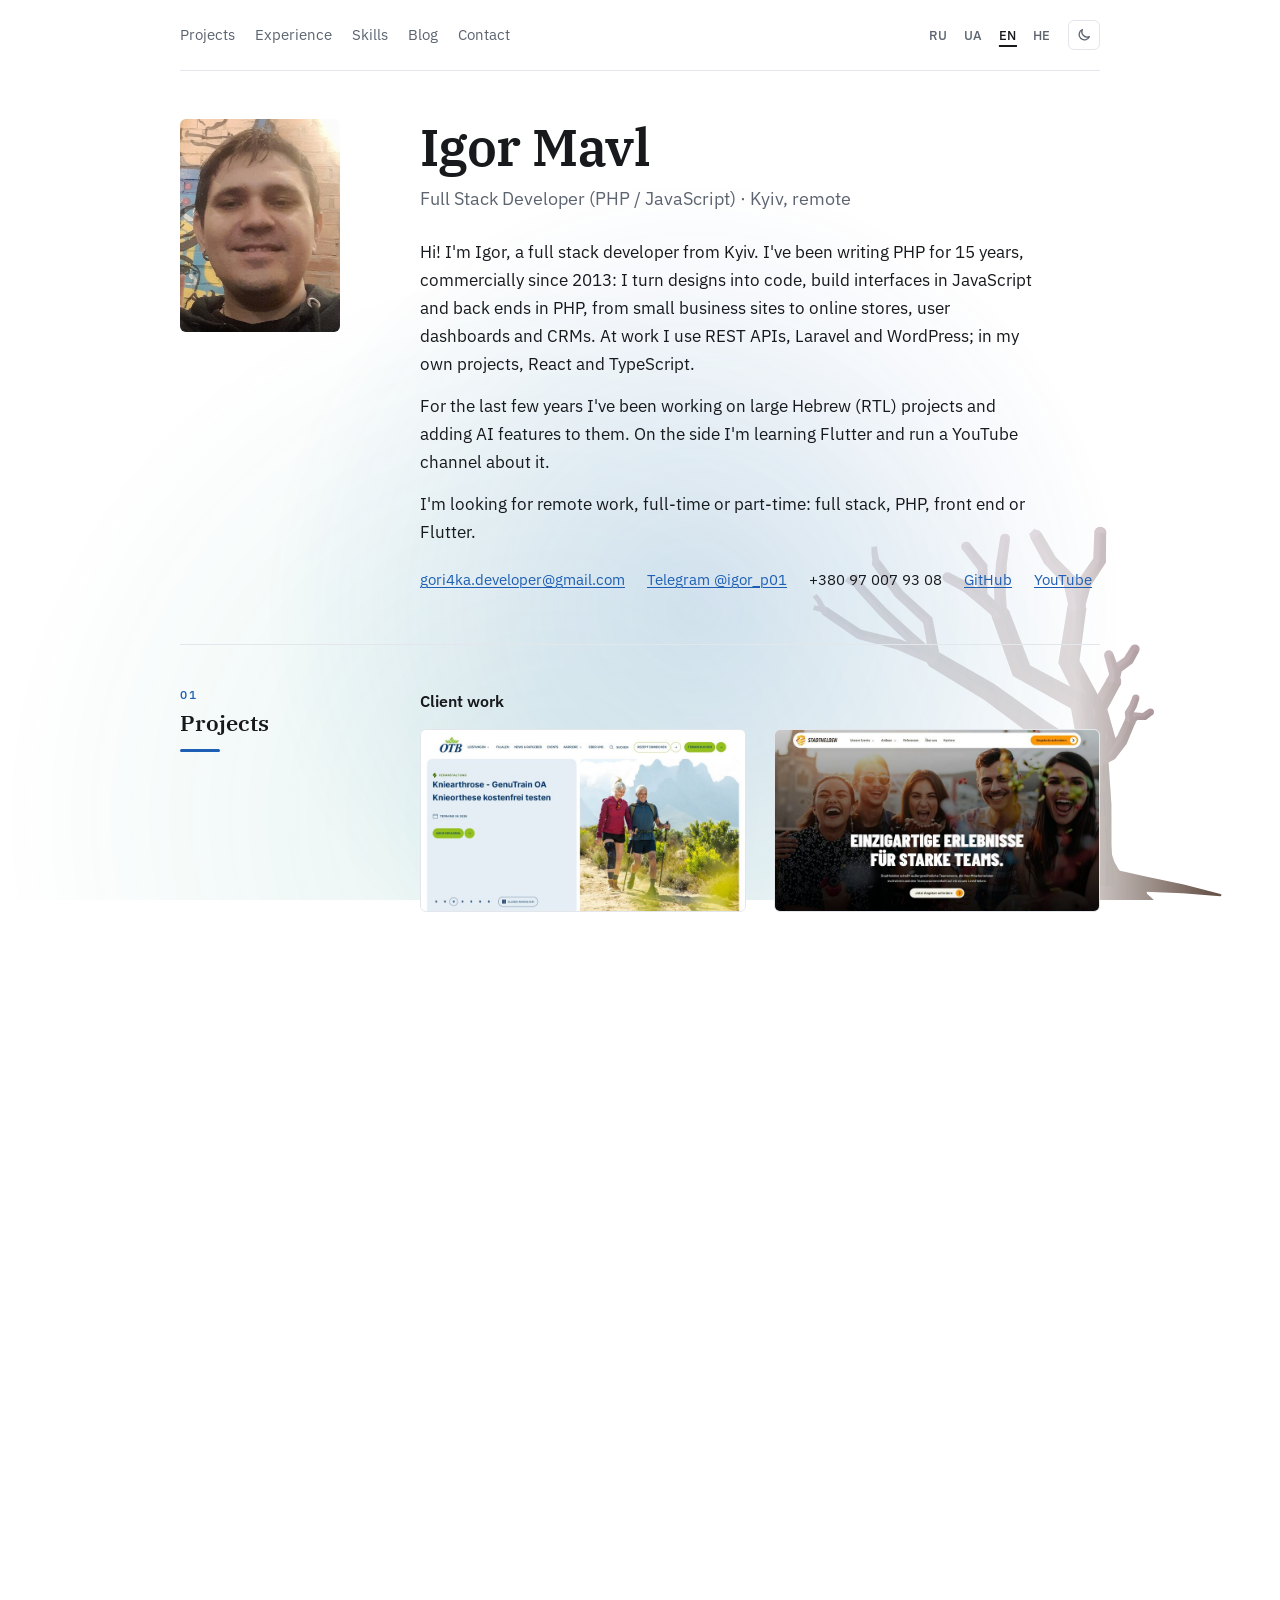
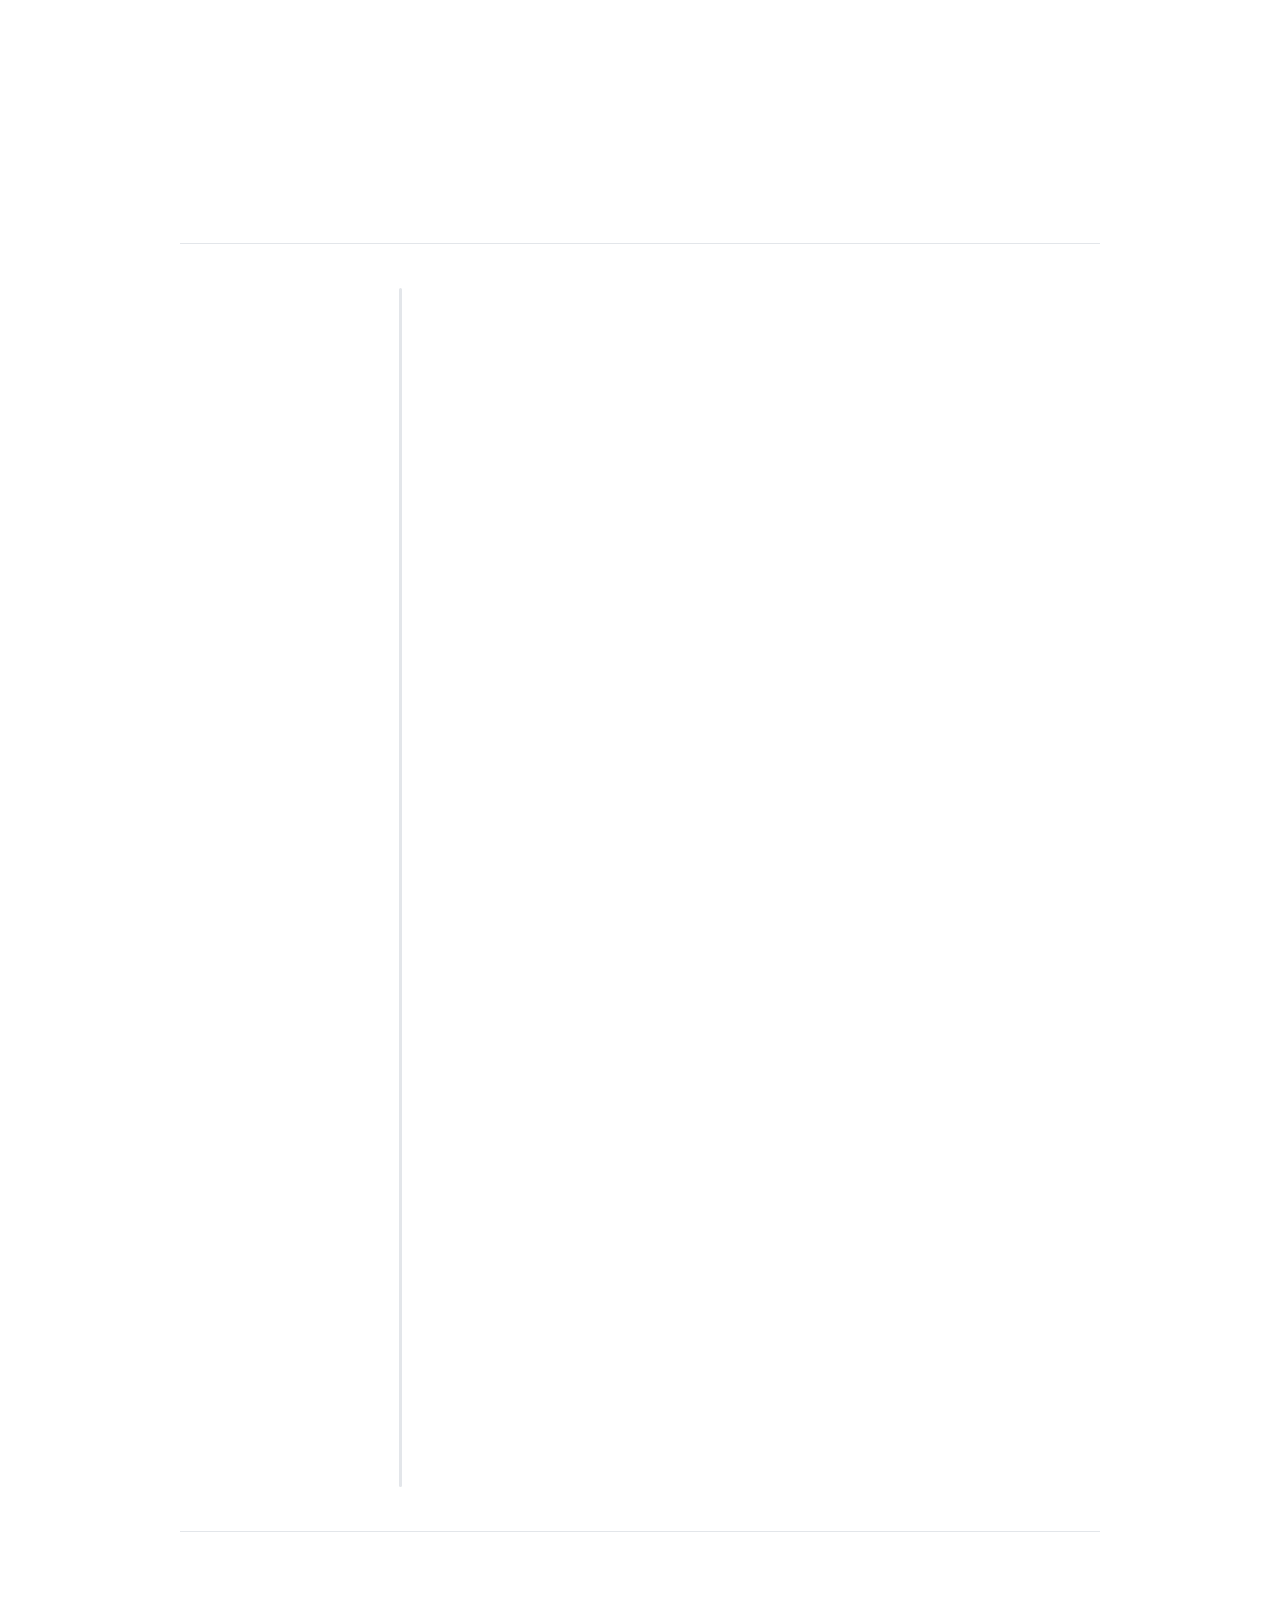
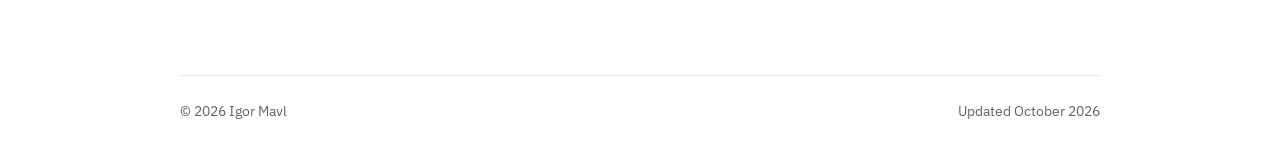
<file: index2.html>
<!doctype html>
<html lang="ru">
<head>
<meta charset="utf-8">
<meta name="viewport" content="width=device-width, initial-scale=1, viewport-fit=cover">
<title>Igor Mavl</title>
<meta name="claude:viewport-fit-sides" content="cover">
<meta name="description" content="Igor Mavl — Full Stack Developer (PHP / JavaScript) из Киева. С 2013 года: сайты и веб-приложения, верстка по макетам, REST API, React, Laravel, WordPress, AI и RAG. Пет-проекты: TrackDesk, DevBox и игра на Godot.">
<link rel="preconnect" href="https://fonts.googleapis.com">
<link rel="preconnect" href="https://fonts.gstatic.com" crossorigin>
<link rel="stylesheet" href="https://fonts.googleapis.com/css2?family=IBM+Plex+Sans:ital,wght@0,400;0,500;0,600;1,400&family=IBM+Plex+Sans+Hebrew:wght@400;500;600&family=IBM+Plex+Serif:wght@500;600&display=swap">
<style>
:root{
  /* Layout: a typeset CV page, 960px wide. Section titles sit in a 200px left column, content on the right; one column on phones. */
  --bg:#FFFFFF;
  --text:#17191C;
  --muted:#5C6470;
  --rule:#E3E6EA;
  --accent:#1D5FB4;
  --tint:#F4F6F8;
  --glow-a:rgba(29,95,180,.15);
  --glow-b:rgba(14,150,128,.11);
  --serif:"IBM Plex Serif","IBM Plex Sans Hebrew",Georgia,"Times New Roman",serif;
  --sans:"IBM Plex Sans","IBM Plex Sans Hebrew",system-ui,-apple-system,"Segoe UI",Arial,sans-serif;
  --label:200px;
  --sub:150px;
  padding-top:env(safe-area-inset-top,0px);
  padding-bottom:env(safe-area-inset-bottom,0px);
}
@media (prefers-color-scheme: dark){
  :root:not([data-theme="light"]){
    --bg:#141618; --text:#E7E9EC; --muted:#A0A7B1; --rule:#2B2F34; --accent:#86B4F0; --tint:#1C1F23;
    --glow-a:rgba(134,180,240,.16); --glow-b:rgba(60,200,165,.10);
    color-scheme:dark;
  }
}
:root[data-theme="dark"]{
  --bg:#141618; --text:#E7E9EC; --muted:#A0A7B1; --rule:#2B2F34; --accent:#86B4F0; --tint:#1C1F23;
  --glow-a:rgba(134,180,240,.16); --glow-b:rgba(60,200,165,.10);
  color-scheme:dark;
}

*,*::before,*::after{box-sizing:border-box}
html{-webkit-text-size-adjust:100%}
@media (prefers-reduced-motion: no-preference){html{scroll-behavior:smooth}}
body{margin:0;background:var(--bg);color:var(--text);font-family:var(--sans);font-size:1rem;line-height:1.6;font-variant-numeric:tabular-nums}
img{max-width:100%}
[hidden]{display:none!important}
a{color:var(--accent);text-decoration-thickness:1px;text-underline-offset:2px}
a:hover{text-decoration-thickness:2px}
:focus-visible{outline:2px solid var(--accent);outline-offset:2px;border-radius:3px}
.ltr{direction:ltr;unicode-bidi:isolate}
[dir="rtl"] .ltr{text-align:right}
#bg{position:fixed;inset:0;z-index:0;pointer-events:none;overflow:hidden}
.glow{position:absolute;left:0;top:0;border-radius:50%;will-change:transform}
.glow.a{width:860px;height:860px;margin:-430px 0 0 -430px;background:radial-gradient(closest-side,var(--glow-a),transparent)}
.glow.b{width:1100px;height:1100px;margin:-550px 0 0 -550px;background:radial-gradient(closest-side,var(--glow-b),transparent)}
.page{position:relative;z-index:1;max-width:960px;margin-inline:auto;padding-left:max(20px,env(safe-area-inset-left,0px));padding-right:max(20px,env(safe-area-inset-right,0px))}
section[id]{scroll-margin-top:16px}

.skip{position:absolute;inset-inline-start:16px;top:calc(env(safe-area-inset-top,0px) + 8px);z-index:10;background:var(--bg);padding:6px 10px}
.skip:not(:focus){width:1px;height:1px;padding:0;overflow:hidden;clip-path:inset(50%);white-space:nowrap}

/* Top line */
.top{display:flex;justify-content:space-between;align-items:center;gap:12px 24px;flex-wrap:wrap;padding-block:20px;border-bottom:1px solid var(--rule)}
.nav{display:flex;flex-wrap:wrap;gap:4px 20px}
.nav a{color:var(--muted);text-decoration:none;font-size:.9375rem}
.nav a:hover{color:var(--text)}
.langs{display:flex;gap:2px}
.langs button{font:500 .8125rem/1 var(--sans);letter-spacing:.04em;color:var(--muted);background:none;border:0;padding:6px 7px;cursor:pointer;border-radius:3px}
.langs button:hover{color:var(--text)}
.langs button[aria-pressed="true"]{color:var(--text);text-decoration:underline;text-decoration-thickness:2px;text-underline-offset:5px}
.tools{display:flex;align-items:center;gap:10px}
.theme-btn{display:grid;place-items:center;width:32px;height:30px;border:1px solid var(--rule);border-radius:6px;background:var(--bg);color:var(--muted);cursor:pointer}
.theme-btn:hover{color:var(--text);border-color:var(--muted)}
.theme-btn svg{width:16px;height:16px}

/* Intro */
.intro{display:grid;grid-template-columns:var(--label) minmax(0,1fr);gap:24px 40px;padding-block:48px 52px}
.photo{width:160px;aspect-ratio:3 / 4;max-width:100%;object-fit:cover;border-radius:6px;background:var(--tint)}
h1{font-family:var(--serif);font-weight:600;font-size:clamp(2.25rem,5vw,3.25rem);line-height:1.08;letter-spacing:-.01em;margin:0}
.role{margin:10px 0 0;font-size:1.125rem;font-weight:500}
.role span{color:var(--muted);font-weight:400}
.intro-text{display:grid;gap:14px;margin-top:24px;font-size:1.0625rem;line-height:1.65;max-width:62ch}
.intro-text p{margin:0}
.quick{display:flex;flex-wrap:wrap;gap:6px 22px;margin:22px 0 0;padding:0;list-style:none;font-size:.9375rem}

/* Sections */
.sec{display:grid;grid-template-columns:var(--label) minmax(0,1fr);gap:16px 40px;padding-block:44px;border-top:1px solid var(--rule)}
h2{font-family:var(--serif);font-weight:600;font-size:1.375rem;line-height:1.25;margin:0;text-wrap:balance}
html[lang="he"] h2,html[lang="he"] h1.post-title{font-family:var(--sans)}
.body{min-width:0}
.rows{display:grid;gap:14px;margin:0}
.row{display:grid;grid-template-columns:var(--sub) minmax(0,1fr);gap:4px 24px}
.row dt,.row .k{color:var(--muted)}
.row dd{margin:0}

/* Projects */
.works{display:grid;grid-template-columns:repeat(2,minmax(0,1fr));gap:28px}
.work{margin:0;display:grid;gap:12px;align-content:start}
.work img{display:block;width:100%;height:auto;aspect-ratio:16 / 9;object-fit:cover;object-position:top;border:1px solid var(--rule);border-radius:6px;background:var(--tint)}
.work .tree{margin:0;aspect-ratio:16 / 9;display:flex;align-items:center;padding:16px 22px;border:1px solid var(--rule);border-radius:6px;background:var(--tint);font:400 .875rem/1.7 ui-monospace,"Cascadia Mono",Consolas,monospace;white-space:pre;overflow:auto;text-align:left}
.work figcaption{display:grid;gap:4px}
.work .name{font-weight:600}
.work .what{color:var(--muted);font-size:.875rem}
[dir="rtl"] .work .what{text-align:right}
.group-title{margin:0 0 14px;font-size:1rem;font-weight:600}
#works > * + .group-title{margin-top:40px}
.thumbs{display:grid;grid-template-columns:repeat(3,minmax(0,1fr));gap:24px 20px}
.thumb{margin:0;display:grid;gap:8px;align-content:start}
.thumb img{display:block;width:100%;height:auto;aspect-ratio:16 / 9;object-fit:cover;object-position:top;border:1px solid var(--rule);border-radius:5px;background:var(--tint)}
.thumb figcaption{display:grid;gap:2px}
.thumb .name{font-weight:600;font-size:.9375rem}
.thumb p{margin:0;font-size:.875rem;color:var(--muted)}
.work p{margin:2px 0 0;font-size:.9375rem}
.also{margin-top:30px;display:grid;gap:12px;max-width:68ch}
.also p{margin:0}
.sites{display:inline}

/* Experience */
.job{display:grid;grid-template-columns:var(--sub) minmax(0,1fr);gap:4px 24px;padding-bottom:28px}
.job + .job{padding-top:28px;border-top:1px solid var(--rule)}
.job:last-child{padding-bottom:0}
.when{color:var(--muted);font-size:.9375rem}
.when .dur{display:block;font-size:.8125rem}
.job h3{margin:0;font-size:1.0625rem;font-weight:600;line-height:1.4}
.org{margin:2px 0 0;color:var(--muted)}
.job ul{margin:10px 0 0;padding-inline-start:1.15em;display:grid;gap:4px;max-width:66ch}

/* Inspiration */
.prose-sm{display:grid;gap:14px;max-width:64ch}
.prose-sm p{margin:0}

/* Blog list */
.posts{list-style:none;margin:0;padding:0;display:grid;gap:22px}
.post{display:grid;grid-template-columns:var(--sub) minmax(0,1fr);gap:4px 24px}
.post time{color:var(--muted);font-size:.9375rem}
.post a{font-weight:600;font-size:1.0625rem}
.post p{margin:4px 0 0;color:var(--muted);max-width:64ch}

/* Contacts */
.contacts{list-style:none;margin:0;padding:0;display:grid;gap:10px}
.contacts li{display:grid;grid-template-columns:var(--sub) minmax(0,1fr) auto;gap:4px 24px;align-items:baseline}
.contacts .k{color:var(--muted)}
.contacts .v{overflow-wrap:anywhere}
.copy{font:500 .8125rem/1 var(--sans);color:var(--muted);background:none;border:1px solid var(--rule);border-radius:4px;padding:5px 8px;cursor:pointer}
.copy:hover{color:var(--text);border-color:var(--muted)}

/* Post reader */
.reader{padding-block:36px 64px;max-width:680px}
.back{text-decoration:none;font-size:.9375rem}
h1.post-title{font-size:clamp(1.75rem,4vw,2.25rem);line-height:1.2;margin:20px 0 10px}
.meta{color:var(--muted);font-size:.9375rem;padding-bottom:20px;border-bottom:1px solid var(--rule)}
.prose{font-size:1.0625rem;line-height:1.72;max-width:64ch}
.prose p{margin:1em 0}
.prose ul{padding-inline-start:1.2em}
.prose code{font-family:ui-monospace,"Cascadia Mono",Consolas,monospace;font-size:.88em;background:var(--tint);padding:.1em .3em;border-radius:3px;direction:ltr;unicode-bidi:isolate}
.more{margin-top:44px;padding-top:24px;border-top:1px solid var(--rule)}
.more h2{font-size:1.125rem;margin-bottom:16px}

footer{border-top:1px solid var(--rule);padding-block:24px 36px;color:var(--muted);font-size:.875rem;display:flex;flex-wrap:wrap;justify-content:space-between;gap:8px 24px}

@media (max-width:760px){
  .intro,.sec{grid-template-columns:minmax(0,1fr)}
  .intro{padding-block:32px 40px}
  .photo{width:112px}
  .sec{padding-block:36px}
  .works{grid-template-columns:minmax(0,1fr)}
  .thumbs{grid-template-columns:repeat(2,minmax(0,1fr))}
}
@media (max-width:420px){.thumbs{grid-template-columns:minmax(0,1fr)}}
@media (max-width:520px){
  .row,.job,.post{grid-template-columns:minmax(0,1fr)}
  .contacts li{grid-template-columns:minmax(0,1fr) auto}
  .contacts .k{grid-column:1 / -1}
}
</style>
<link rel="stylesheet" href="motion.css">
</head>
<body data-motion="cv">
<div id="bg" aria-hidden="true"><i class="glow b"></i><i class="glow a"></i></div>
<div class="page">
  <a class="skip" href="#main" data-i18n="skip"></a>

  <div class="top">
    <nav class="nav" id="nav">
      <a href="#projects" data-i18n="nav_projects"></a>
      <a href="#experience" data-i18n="nav_exp"></a>
      <a href="#skills" data-i18n="nav_skills"></a>
      <a href="#blog" data-i18n="nav_blog"></a>
      <a href="#contact" data-i18n="nav_contact"></a>
    </nav>
    <div class="tools"><div class="langs" id="langs" role="group"></div><button type="button" class="theme-btn" id="themeBtn"></button></div>
  </div>

  <main id="main">
    <div id="home">
      <header class="intro" id="top">
        <div><img class="photo" id="photo" src="photo.jpg" width="160" height="213" alt=""></div>
        <div>
          <h1 class="ltr" id="name">Igor Mavl</h1>
          <p class="role"><span class="ltr" id="roleLine"></span> <span id="loc"></span></p>
          <div class="intro-text">
            <p data-i18n="intro_1"></p>
            <p data-i18n="intro_2"></p>
            <p data-i18n="intro_3"></p>
          </div>
          <ul class="quick" id="quick"></ul>
        </div>
      </header>

      <section class="sec" id="projects">
        <h2 data-i18n="projects_title"></h2>
        <div class="body">
          <div id="works"></div>
          <div class="also" id="also"></div>
        </div>
      </section>

      <section class="sec" id="experience">
        <h2 data-i18n="exp_title"></h2>
        <div class="body" id="jobs"></div>
      </section>

      <section class="sec" id="skills">
        <h2 data-i18n="skills_title"></h2>
        <dl class="body rows" id="skillRows"></dl>
      </section>

      <section class="sec" id="inspiration">
        <h2 data-i18n="inspo_title"></h2>
        <div class="body prose-sm">
          <p data-i18n-html="inspo_1"></p>
          <p data-i18n-html="inspo_2"></p>
          <p data-i18n-html="inspo_3"></p>
        </div>
      </section>

      <section class="sec" id="blog">
        <h2 data-i18n="blog_title"></h2>
        <ul class="body posts" id="posts"></ul>
      </section>

      <section class="sec" id="contact">
        <h2 data-i18n="contact_title"></h2>
        <div class="body">
          <ul class="contacts" id="contacts"></ul>
        </div>
      </section>
    </div>

    <article class="reader" id="reader" hidden></article>
  </main>

  <footer>
    <span id="footName"></span>
    <span data-i18n="footer"></span>
  </footer>
</div>

<script>
(function () {
"use strict";

/* =====================================================================
   КОНТЕНТ. Всё, что нужно менять, находится в этом блоке.
   Тексты на 4 языках: { ru: "...", uk: "...", en: "...", he: "..." }.
   ===================================================================== */

const PROFILE = {
  name: "Igor Mavl",
  photo: "photo.jpg",
  roleLine: "Full Stack Developer (PHP / JavaScript)"
};

const CONTACTS = {
  email: "gori4ka.developer@gmail.com",
  phone: "+380 97 007 93 08",
  telegram: "igor_p01",     // ник без @
  youtube: "https://www.youtube.com/@gori4ka-php-to-android",
  github: "https://github.com/gori4ka-dev",
  linkedin: "",
  dou: "https://dou.ua/users/gori4kadeveloper/",
  workua: "https://www.work.ua/resumes/18346047/"
};

// Ссылки, которые подставляются в тексты вида [[devbox|DevBox]].
const LINKS = {
  devbox: "https://gori4ka-devbox.netlify.app/",
  game: "https://gmario.netlify.app/",
  youtube: CONTACTS.youtube
};

// Проекты (скриншоты в папке img/). group: client — по работе, pet — пет-проекты. Без img показывается дерево tree.
const WORKS = [
  {
    group: "client", title: "otb.info", url: "https://www.otb.info/", img: "img/otb.jpg",
    what: "WordPress · WP MIA",
    d: {
      ru: "Сайт сети ортопедических салонов OTB: больше 40 филиалов, события и новости, запись на приём и отправка рецепта онлайн. Дочерняя тема на моём фреймворке WP MIA.",
      uk: "Сайт мережі ортопедичних салонів OTB: понад 40 філій, події та новини, запис на прийом і надсилання рецепта онлайн. Дочірня тема на моєму фреймворку WP MIA.",
      en: "Site of the OTB medical supply chain: 40+ branches, events and news, appointment booking and online prescription upload. A child theme on my WP MIA framework.",
      he: "אתר רשת OTB לציוד רפואי: יותר מ-40 סניפים, אירועים וחדשות, קביעת תורים ושליחת מרשמים אונליין. ערכת נושא בת על הפריימוורק WP MIA שלי."
    }
  },
  {
    group: "client", title: "stadthelden.de", url: "https://stadthelden.de/", img: "img/stadthelden.jpg",
    what: "WordPress · WPML · WP MIA",
    d: {
      ru: "Сайт компании тимбилдингов и корпоративных ивентов: каталог событий, поводы, референсы и заявки, несколько языков на WPML. Дочерняя тема на WP MIA.",
      uk: "Сайт компанії тимбілдингів і корпоративних івентів: каталог подій, приводи, референси й заявки, кілька мов на WPML. Дочірня тема на WP MIA.",
      en: "Site of a team building and corporate events company: event catalog, occasions, references and inquiries, several languages with WPML. A child theme on WP MIA.",
      he: "אתר של חברת גיבוש ואירועי חברה: קטלוג אירועים, הזדמנויות, לקוחות ובקשות להצעה, כמה שפות עם WPML. ערכת נושא בת על WP MIA."
    }
  },
  {
    group: "pet", title: "DevBox", url: "https://gori4ka-devbox.netlify.app/", img: "img/devbox.jpg",
    what: { ru: "Веб-приложение · 73 инструмента", uk: "Вебзастосунок · 73 інструменти", en: "Web app · 73 tools", he: "אפליקציית ווב · 73 כלים" },
    d: {
      ru: "Мой рабочий набор инструментов: JSON, API Playground, SEO-анализатор, проверка DNS и почты, генераторы CSS и UI-компонентов, утилиты для WordPress. Почти всё работает прямо в браузере, без регистрации.",
      uk: "Мій робочий набір інструментів: JSON, API Playground, SEO-аналізатор, перевірка DNS і пошти, генератори CSS та UI-компонентів, утиліти для WordPress. Майже все працює просто в браузері, без реєстрації.",
      en: "My everyday toolkit: JSON, API Playground, an SEO analyzer, DNS and mail checks, CSS and UI component generators, WordPress utilities. Almost everything runs right in the browser, no sign-up.",
      he: "ערכת העבודה שלי: JSON, ‏API Playground, מנתח SEO, בדיקות DNS ודואר, מחוללי CSS וקומפוננטות UI וכלים לוורדפרס. כמעט הכול רץ ישירות בדפדפן, בלי הרשמה."
    }
  },
  {
    group: "pet", title: "Gori4ka", url: "https://gmario.netlify.app/", img: "img/gmario.jpg",
    what: { ru: "Игра на Godot (GDScript) · Android, Windows, браузер", uk: "Гра на Godot (GDScript) · Android, Windows, браузер", en: "Godot game (GDScript) · Android, Windows, browser", he: "משחק ב-Godot ‏(GDScript) · אנדרואיד, Windows, דפדפן" },
    d: {
      ru: "Пиксельный платформер «Круглый год» про программиста: 39 уровней в трёх мирах, боссы вроде Прокрастинации и Выгорания, мини-игры и игра по сети до 5 человек.",
      uk: "Піксельний платформер про програміста: 39 рівнів у трьох світах, боси на кшталт Прокрастинації та Вигорання, міні-ігри й гра по мережі до 5 людей.",
      en: "A pixel platformer about a programmer: 39 levels across three worlds, bosses like Procrastination and Burnout, mini-games and online play for up to 5 people.",
      he: "פלטפורמר פיקסלים על מתכנת: 39 שלבים בשלושה עולמות, בוסים כמו דחיינות ושחיקה, מיני-משחקים ומשחק ברשת עד 5 שחקנים."
    }
  },
  {
    group: "pet", title: "TrackDesk",
    tree: [
      "trackdesk/",
      "├── backend/  Supabase",
      "├── web/      React + TS",
      "├── desktop/  Tauri · Rust",
      "└── mobile/   Flutter"
    ],
    what: { ru: "Тайм-трекер · веб, десктоп, мобильный · в разработке", uk: "Тайм-трекер · веб, десктоп, мобільний · у розробці", en: "Time tracker · web, desktop, mobile · in progress", he: "מעקב זמנים · ווב, דסקטופ, מובייל · בפיתוח" },
    d: {
      ru: "Трекер рабочего времени с общим бэкендом и тремя клиентами: веб на React и TypeScript, десктоп на Tauri (Rust + React) с таймером в трее, мобильное приложение на Flutter. Бэкенд на Supabase: Postgres, права доступа, рабочие пространства и общие API-контракты для всех клиентов.",
      uk: "Трекер робочого часу зі спільним бекендом і трьома клієнтами: веб на React і TypeScript, десктоп на Tauri (Rust + React) з таймером у треї, мобільний застосунок на Flutter. Бекенд на Supabase: Postgres, права доступу, робочі простори та спільні API-контракти для всіх клієнтів.",
      en: "A time tracker with one backend and three clients: a React and TypeScript web app, a Tauri desktop app (Rust + React) with a tray timer, and a Flutter mobile app. The backend runs on Supabase: Postgres, access rules, workspaces and shared API contracts for every client.",
      he: "מעקב זמני עבודה עם בקאנד אחד ושלושה לקוחות: אפליקציית ווב ב-React וב-TypeScript, אפליקציית דסקטופ ב-Tauri ‏(Rust + React) עם טיימר במגש המערכת ואפליקציית מובייל ב-Flutter. הבקאנד רץ על Supabase: ‏Postgres, הרשאות גישה, סביבות עבודה וחוזי API משותפים לכל הלקוחות."
    }
  }
];

// Другие сайты на WordPress (миниатюры 800×450 в img/).
const MORE_SITES = [
  { host: "sokrativ.de", url: "https://sokrativ.de/", img: "img/sokrativ.jpg", d: {
    ru: "Агентство кампаний для брендов, туризма и кино. DE/EN (WPML).",
    uk: "Агенція кампаній для брендів, туризму й кіно. DE/EN (WPML).",
    en: "Campaign agency for brands, destinations and films. DE/EN (WPML).",
    he: "סוכנות קמפיינים למותגים, תיירות וקולנוע. DE/EN ‏(WPML)." } },
  { host: "frohe-zukunft.de", url: "https://www.frohe-zukunft.de/", img: "img/frohe-zukunft.jpg", d: {
    ru: "Жилищный кооператив в Галле: поиск квартир по районам и типу.",
    uk: "Житловий кооператив у Галле: пошук квартир за районами й типом.",
    en: "Housing cooperative in Halle: apartment finder by district and type.",
    he: "קואופרטיב דיור בהאלה: חיפוש דירות לפי שכונה וסוג." } },
  { host: "esthetic-pharma.com.ua", url: "https://esthetic-pharma.com.ua/", img: "img/esthetic-pharma.jpg", d: {
    ru: "Дистрибьютор косметологии: каталог, обучение, события. PHP / Laravel.",
    uk: "Дистриб’ютор косметології: каталог, навчання, заходи. PHP / Laravel.",
    en: "Aesthetic medicine distributor: catalog, training, events. PHP / Laravel.",
    he: "מפיץ מוצרי קוסמטיקה רפואית: קטלוג, הדרכות ואירועים. PHP / Laravel." } },
  { host: "myopax.com", url: "https://myopax.com/", img: "img/myopax.jpg", d: {
    ru: "Биотех-компания: клеточная и генная терапия мышечных заболеваний.",
    uk: "Біотех-компанія: клітинна та генна терапія м’язових захворювань.",
    en: "Biotech company working on cell and gene therapies for muscle disorders.",
    he: "חברת ביוטק: טיפולים תאיים וגנטיים למחלות שריר." } },
  { host: "gekartel.de", url: "https://gekartel.de/", img: "img/gekartel.jpg", d: {
    ru: "Цифровые инфодисплеи и digital signage из Дрездена. Мультиязычный (WPML).",
    uk: "Цифрові інфодисплеї та digital signage з Дрездена. Мультимовний (WPML).",
    en: "Digital info displays and digital signage from Dresden. Multilingual (WPML).",
    he: "תצוגות מידע דיגיטליות ו-digital signage מדרזדן. רב-לשוני (WPML)." } },
  { host: "jupitos.com", url: "https://www.jupitos.com/", img: "img/jupitos.jpg", d: {
    ru: "Консалтинг по внедрению Ivalua: услуги, референсы, карьера и блог. DE/EN.",
    uk: "Консалтинг із впровадження Ivalua: послуги, референси, кар’єра та блог. DE/EN.",
    en: "Ivalua implementation consultancy: services, references, careers and a blog. DE/EN.",
    he: "ייעוץ להטמעת Ivalua: שירותים, לקוחות, קריירה ובלוג. DE/EN." } },
  { host: "temot.com", url: "https://www.temot.com/", img: "img/temot.jpg", d: {
    ru: "Международная сеть дистрибьюторов автозапчастей, штаб-квартира в Дюссельдорфе.",
    uk: "Міжнародна мережа дистриб’юторів автозапчастин, штаб-квартира в Дюссельдорфі.",
    en: "Global network of automotive aftermarket distributors, based in Düsseldorf.",
    he: "רשת בינלאומית של מפיצי חלקי רכב, שבסיסה בדיסלדורף." } },
  { host: "awg-rennsteig.de", url: "https://awg-rennsteig.de/", img: "img/awg-rennsteig.jpg", d: {
    ru: "Жилищный кооператив в Тюрингии: поиск квартир по городу, цене и комнатам, портал для жильцов.",
    uk: "Житловий кооператив у Тюрингії: пошук квартир за містом, ціною та кімнатами, портал для мешканців.",
    en: "Housing cooperative in Thuringia: apartment search by town, rent and rooms, plus a tenant portal.",
    he: "קואופרטיב דיור בתורינגיה: חיפוש דירות לפי עיר, מחיר וחדרים, ופורטל דיירים." } },
  { host: "xproma.com", url: "https://xproma.com/", img: "img/xproma.jpg", d: {
    ru: "Интегратор автоматизированной внутренней логистики из-под Гамбурга.",
    uk: "Інтегратор автоматизованої внутрішньої логістики з-під Гамбурга.",
    en: "Integrator of automated intralogistics systems near Hamburg.",
    he: "אינטגרטור של מערכות אינטרלוגיסטיקה אוטומטיות ליד המבורג." } },
  { host: "haregulator.co.il", url: "https://haregulator.co.il", img: "img/haregulator.jpg", d: {
    ru: "Кастомный проект: личные кабинеты, модерация, AI-поиск на RAG, иврит.",
    uk: "Кастомний проєкт: особисті кабінети, модерація, AI-пошук на RAG, іврит.",
    en: "Custom project: user dashboards, moderation, RAG-based AI search, Hebrew.",
    he: "פרויקט ייעודי: אזורים אישיים, פיקוח על תוכן, חיפוש AI מבוסס RAG, עברית." } },
  { host: "redback.co.il", url: "https://redback.co.il", img: "img/redback.jpg", d: {
    ru: "Интернет-магазин на WooCommerce, иврит, RTL.",
    uk: "Інтернет-магазин на WooCommerce, іврит, RTL.",
    en: "WooCommerce store, Hebrew, RTL.",
    he: "חנות WooCommerce, עברית, RTL." } }
];

const ALSO = {
  um: {
    url: "https://ultimatemember.com",
    d: {
      ru: "плагин для сообществ и membership-сайтов на WordPress. Работал над вторым поколением core-плагина и платными дополнениями, помогал пользователям в поддержке.",
      uk: "плагін для спільнот і membership-сайтів на WordPress. Працював над другим поколінням core-плагіна та платними доповненнями, допомагав користувачам у підтримці.",
      en: "a WordPress plugin for community and membership sites. I worked on the second generation of the core plugin and its paid add-ons, and helped users in support.",
      he: "תוסף וורדפרס לאתרי קהילה ו-membership. עבדתי על הדור השני של תוסף הליבה ועל הרחבות בתשלום, ועזרתי למשתמשים בתמיכה."
    }
  },
  sites: ["partner-atlas.com", "wohnmobile-basel.ch", "kloster-mariastein.ch", "linguamon.de", "bluemepark.ch"]
};

// Опыт работы. Даты "ГГГГ-ММ", to: null = по сей день.
const EXPERIENCE = [
  {
    company: { ru: "Фриланс", uk: "Фріланс", en: "Freelance", he: "פרילנס" }, role: "Full Stack Developer (PHP / JavaScript)", from: "2020-12", to: null,
    place: { ru: "удалённо, несколько клиентов", uk: "дистанційно, кілька клієнтів", en: "remote, several clients", he: "מרחוק, כמה לקוחות" },
    points: {
      ru: ["Больше 150 веб-проектов для клиентов из Израиля, Германии, Украины и Эстонии: от верстки по макетам до бэкенда на PHP.",
           "Создал фреймворк тем WP MIA: на нём работает 41 сайт немецкого веб-агентства (otb.info, stadthelden.de, sokrativ.de, frohe-zukunft.de и другие).",
           "Больше 100 сайтов для постоянного клиента из Израиля: кастомные темы и плагины, WooCommerce, RTL-интерфейсы на иврите.",
           "haregulator.co.il: личные кабинеты, бизнес-профили, модерация контента, AI-поиск на RAG.",
           "esthetic-pharma.com.ua: каталог, обучение и события на PHP / Laravel.",
           "LigaVS: перенёс готовое веб-приложение на чистый VPS (AlmaLinux) и настроил сервер с нуля — Node.js-бэкенд через Apache Passenger, HTTPS, DNS, почта и SMTP-отправка писем; перенос фронтенда, проверка API и диагностика серверных ошибок."],
      uk: ["Понад 150 вебпроєктів для клієнтів з Ізраїлю, Німеччини, України та Естонії: від верстки за макетами до бекенду на PHP.",
           "Створив фреймворк тем WP MIA: на ньому працює 41 сайт німецької веб-агенції (otb.info, stadthelden.de, sokrativ.de, frohe-zukunft.de та інші).",
           "Понад 100 сайтів для постійного клієнта з Ізраїлю: кастомні теми й плагіни, WooCommerce, RTL-інтерфейси на івриті.",
           "haregulator.co.il: особисті кабінети, бізнес-профілі, модерація контенту, AI-пошук на RAG.",
           "esthetic-pharma.com.ua: каталог, навчання та заходи на PHP / Laravel.",
           "LigaVS: переніс готовий вебзастосунок на чистий VPS (AlmaLinux) і налаштував сервер з нуля — Node.js-бекенд через Apache Passenger, HTTPS, DNS, поштові служби та SMTP-відправлення листів; перенесення фронтенду, перевірка API та діагностика серверних помилок."],
      en: ["150+ web projects for clients in Israel, Germany, Ukraine and Estonia, from turning designs into code to PHP back ends.",
           "Built WP MIA, my own theme framework: 41 sites of a German web agency run on it (otb.info, stadthelden.de, sokrativ.de, frohe-zukunft.de and others).",
           "100+ sites for a long-term client in Israel: custom themes and plugins, WooCommerce, Hebrew RTL interfaces.",
           "haregulator.co.il: user dashboards, business profiles, content moderation, RAG-based AI search.",
           "esthetic-pharma.com.ua: catalog, training and events on PHP / Laravel.",
           "LigaVS: migrated an existing web app to a clean VPS (AlmaLinux) and set up the server from scratch — Node.js back end via Apache Passenger, HTTPS, DNS, mail services and SMTP email; moved the front end, checked the API and diagnosed server errors."],
      he: ["יותר מ-150 פרויקטי ווב עבור לקוחות מישראל, גרמניה, אוקראינה ואסטוניה: מהמרת עיצוב לקוד ועד צד שרת ב-PHP.",
           "בניתי את WP MIA, פריימוורק ערכות נושא משלי: 41 אתרים של סוכנות ווב מגרמניה רצים עליו (otb.info, ‏stadthelden.de, ‏sokrativ.de, ‏frohe-zukunft.de ועוד).",
           "יותר מ-100 אתרים עבור לקוח קבוע מישראל: ערכות נושא ותוספים ייעודיים, WooCommerce, ממשקי RTL בעברית.",
           "haregulator.co.il: אזורים אישיים, פרופילים עסקיים, פיקוח על תוכן, חיפוש AI מבוסס RAG.",
           "esthetic-pharma.com.ua: קטלוג, הדרכות ואירועים על PHP / Laravel.",
           "LigaVS: העברת אפליקציית ווב קיימת ל-VPS נקי ‏(AlmaLinux) והקמת השרת מאפס — צד שרת Node.js דרך Apache Passenger, ‏HTTPS, ‏DNS, שירותי דואר ושליחת מיילים ב-SMTP; העברת הפרונטאנד, בדיקת ה-API ואבחון שגיאות שרת."]
    }
  },
  {
    company: "HighSkillWebSolution", role: "PHP Developer / Technical Support", from: "2020-01", to: "2020-11",
    place: { ru: "Харьков", uk: "Харків", en: "Kharkiv", he: "חרקוב" },
    points: {
      ru: ["Второе поколение core-плагина Ultimate Member и платные дополнения к нему.",
           "PHP, WordPress hooks, REST API, JavaScript/jQuery: новые функции, баги, совместимость.",
           "Техподдержка пользователей плагина."],
      uk: ["Друге покоління core-плагіна Ultimate Member і платні доповнення до нього.",
           "PHP, WordPress hooks, REST API, JavaScript/jQuery: нові функції, баги, сумісність.",
           "Техпідтримка користувачів плагіна."],
      en: ["Second generation of the Ultimate Member core plugin and its paid add-ons.",
           "PHP, WordPress hooks, REST API, JavaScript/jQuery: new features, bug fixes, compatibility.",
           "Technical support for plugin users."],
      he: ["הדור השני של תוסף הליבה של Ultimate Member והרחבות בתשלום.",
           "PHP, ‏WordPress hooks, ‏REST API, ‏JavaScript/jQuery: פיצ'רים חדשים, תיקוני באגים ותאימות.",
           "תמיכה טכנית במשתמשי התוסף."]
    }
  },
  {
    company: "DiamantWeb", role: "Backend Developer (PHP)", from: "2014-10", to: "2019-12",
    place: { ru: "Харьков", uk: "Харків", en: "Kharkiv", he: "חרקוב" },
    points: {
      ru: ["Кастомные плагины, WooCommerce-решения, REST API и сложная бизнес-логика.",
           "Корпоративные сайты и сайты-визитки, в том числе для Швейцарии и Германии."],
      uk: ["Кастомні плагіни, WooCommerce-рішення, REST API та складна бізнес-логіка.",
           "Корпоративні сайти й сайти-візитки, зокрема для Швейцарії та Німеччини."],
      en: ["Custom plugins, WooCommerce solutions, REST APIs and complex business logic.",
           "Corporate and small business websites, including for Switzerland and Germany."],
      he: ["תוספים ייעודיים, פתרונות WooCommerce, ‏REST API ולוגיקה עסקית מורכבת.",
           "אתרי תדמית ואתרים לעסקים קטנים, בין היתר לשווייץ ולגרמניה."]
    }
  },
  {
    // Известен только год: from/to без месяца показываются как «2013».
    company: "SEO Albion", role: "Web Developer (PHP)", from: "2013", to: "2013",
    place: { ru: "Харьков, филиал", uk: "Харків, філія", en: "Kharkiv office", he: "סניף חרקוב" },
    points: {
      ru: ["Сайты для клиентов компании: CZTransfer, FestCraft, Truck-diagnoz, Australia Education, LoveInHearts и сайт букмекерской конторы.",
           "AlgoDiscovery — сайт проекта компании с SEO-исследованиями.",
           "Плагин для WordPress."],
      uk: ["Сайти для клієнтів компанії: CZTransfer, FestCraft, Truck-diagnoz, Australia Education, LoveInHearts і сайт букмекерської контори.",
           "AlgoDiscovery — сайт проєкту компанії з SEO-дослідженнями.",
           "Плагін для WordPress."],
      en: ["Websites for the company's clients: CZTransfer, FestCraft, Truck-diagnoz, Australia Education, LoveInHearts and a sports betting site.",
           "AlgoDiscovery: the site of the company's SEO research project.",
           "A WordPress plugin."],
      he: ["אתרים עבור לקוחות החברה: CZTransfer, ‏FestCraft, ‏Truck-diagnoz, ‏Australia Education, ‏LoveInHearts ואתר של סוכנות הימורי ספורט.",
           "AlgoDiscovery: האתר של פרויקט מחקרי ה-SEO של החברה.",
           "תוסף לוורדפרס."]
    }
  }
];

// Навыки: подпись берётся из переводов (sk_*), список технологий одинаковый для всех языков.
const SKILLS = [
  { k: "sk_main", items: "PHP, JavaScript, HTML5 / CSS3 / SASS, MySQL / SQL, REST API" },
  { k: "sk_conf", items: "React, TypeScript, Laravel, WordPress, WooCommerce, ACF, jQuery, AJAX, Bootstrap, Git, Figma, SEO" },
  { k: "sk_also", items: "Webflow, Shopify, React Native, Expo, Firebase, Supabase, Python, Rust, Tauri, Elementor" },
  { k: "sk_ops", items: "Linux VPS (AlmaLinux), WHM / cPanel, Apache, Passenger, Node.js deployment, DNS, SSL / TLS, SMTP, Exim, Dovecot, SPF / DKIM" },
  { k: "sk_ai", items: "RAG, ChatGPT, Claude, Make, n8n" },
  { k: "sk_learn", items: "Flutter / Dart" },
  { k: "sk_fun", items: "Godot, GDScript" }
];

/* Блог. Новый пост = новый объект в начале массива.
   Формат текста: пустая строка = новый абзац, "## " = подзаголовок,
   "- " = пункт списка, `код`, **жирный**, [ссылка](https://...). */
const POSTS = [
  {
    slug: "wordpress-developer-learns-flutter",
    date: "2026-10-12",
    title: {
      ru: "Зачем PHP-разработчику Flutter",
      uk: "Навіщо PHP-розробнику Flutter",
      en: "Why a PHP developer is learning Flutter",
      he: "למה מפתח PHP לומד Flutter"
    },
    body: {
      ru: `Я больше десяти лет пишу на PHP и делаю сайты на WordPress. Работа нравится, но всё чаще клиенты после сайта спрашивают про приложение. Хочется уметь сделать и его.

      Выбрал Flutter: один код для Android и iOS, а Dart после PHP и JavaScript читается без особых проблем. React Native тоже пробовал, с Expo стартовать очень быстро, но Flutter мне пока ближе.

      Приятно, что опыт с WordPress не пропадает. REST API, которые я годами писал для сайтов, отлично подходят как бэкенд для приложения.

      Учусь в открытую: веду YouTube-канал [«Из PHP в Android»](https://www.youtube.com/@gori4ka-php-to-android), где показываю всё как есть, с ошибками. Так проще не бросить.`,
      uk: `Я понад десять років пишу на PHP і роблю сайти на WordPress. Робота подобається, але дедалі частіше клієнти після сайту питають про застосунок. Хочеться вміти зробити і його.

      Обрав Flutter: один код для Android та iOS, а Dart після PHP і JavaScript читається без особливих проблем. React Native теж пробував, з Expo стартувати дуже швидко, але Flutter мені поки ближчий.

      Приємно, що досвід з WordPress не зникає. REST API, які я роками писав для сайтів, чудово підходять як бекенд для застосунку.

      Вчуся відкрито: веду YouTube-канал [«Из PHP в Android»](https://www.youtube.com/@gori4ka-php-to-android), де показую все як є, з помилками. Так простіше не кинути.`,
      en: `I've been writing PHP and building WordPress sites for more than ten years. I like the work, but more and more clients ask about an app once the site is done. I want to be able to build that too.

      I picked Flutter: one codebase for Android and iOS, and Dart is easy enough to read after PHP and JavaScript. I've tried React Native as well, and Expo gets you started very fast, but Flutter suits me better for now.

      The nice part is that my WordPress experience doesn't go to waste. The REST APIs I've been writing for sites make a good backend for an app.

      I'm learning in the open: I run a [YouTube channel](https://www.youtube.com/@gori4ka-php-to-android) (in Russian) where I show everything as it is, mistakes included. It makes it harder to give up.`,
      he: `אני כותב PHP ובונה אתרי וורדפרס כבר יותר מעשר שנים. אני אוהב את העבודה, אבל יותר ויותר לקוחות שואלים אחרי האתר גם על אפליקציה. אני רוצה לדעת לבנות גם אותה.

      בחרתי ב-Flutter: קוד אחד לאנדרואיד ול-iOS, ו-Dart די קל לקריאה אחרי PHP ו-JavaScript. ניסיתי גם React Native, ועם Expo מתחילים ממש מהר, אבל בינתיים Flutter מתאים לי יותר.

      החלק הטוב הוא שהניסיון בוורדפרס לא הולך לאיבוד. ממשקי ה-REST API שכתבתי במשך שנים לאתרים מתאימים מצוין כבקאנד לאפליקציה.

      אני לומד בפומבי: מנהל [ערוץ יוטיוב](https://www.youtube.com/@gori4ka-php-to-android) (ברוסית) ומראה הכול כמו שזה, כולל הטעויות. ככה קשה יותר לוותר.`
    }
  },
  {
    slug: "hebrew-rtl-websites",
    date: "2026-09-29",
    title: {
      ru: "Пара вещей, которые я понял про сайты на иврите",
      uk: "Кілька речей, які я зрозумів про сайти на івриті",
      en: "A few things I learned about Hebrew websites",
      he: "כמה דברים שלמדתי על אתרים בעברית"
    },
    body: {
      ru: `Несколько моих проектов на иврите, то есть справа налево. Первое, что понимаешь: перевести текст мало, зеркалится весь интерфейс.

      Что я теперь делаю сразу: ставлю \`dir="rtl"\` на всю страницу, а в CSS пишу \`margin-inline-start\` вместо \`margin-left\`. Тогда половина вёрстки переворачивается сама.

      Чаще всего ломаются слайдеры и анимации, которые считают от левого края, стрелки «назад», которые должны смотреть вправо, и телефоны с email внутри текста на иврите. Их нужно изолировать, иначе знаки скачут.

      Этот сайт сделан так же. Переключите язык на HE вверху страницы.`,
      uk: `Кілька моїх проєктів на івриті, тобто справа наліво. Перше, що розумієш: перекласти текст замало, дзеркалиться весь інтерфейс.

      Що я тепер роблю одразу: ставлю \`dir="rtl"\` на всю сторінку, а в CSS пишу \`margin-inline-start\` замість \`margin-left\`. Тоді половина верстки перевертається сама.

      Найчастіше ламаються слайдери й анімації, які рахують від лівого краю, стрілки «назад», які мають дивитися вправо, і телефони з email усередині тексту на івриті. Їх треба ізолювати, інакше знаки стрибають.

      Цей сайт зроблений так само. Перемкніть мову на HE вгорі сторінки.`,
      en: `Several of my projects are in Hebrew, which reads right to left. The first thing you learn is that translating the text isn't enough: the whole interface has to mirror.

      What I do from the start now: put \`dir="rtl"\` on the whole page and write \`margin-inline-start\` instead of \`margin-left\` in CSS. Then half of the layout flips by itself.

      What breaks most often: sliders and animations that measure from the left edge, "back" arrows that should point right, and phone numbers or emails inside Hebrew text. Those need to be isolated, or the punctuation jumps around.

      This site works the same way. Switch the language to HE at the top of the page.`,
      he: `כמה מהפרויקטים שלי בעברית, כלומר מימין לשמאל. הדבר הראשון שמבינים: לא מספיק לתרגם את הטקסט, כל הממשק צריך להתהפך.

      מה אני עושה היום מההתחלה: שם \`dir="rtl"\` על כל העמוד, וב-CSS כותב \`margin-inline-start\` במקום \`margin-left\`. ככה חצי מהעימוד מתהפך לבד.

      מה נשבר הכי הרבה: סליידרים ואנימציות שמחשבים מהקצה השמאלי, חיצי "חזרה" שצריכים להצביע ימינה, ומספרי טלפון ואימיילים בתוך טקסט עברי. צריך לבודד אותם, אחרת סימני הפיסוק קופצים.

      גם האתר הזה בנוי כך. החליפו את השפה ל-HE בראש העמוד.`
    }
  },
  {
    slug: "firebase-or-supabase",
    date: "2026-09-15",
    title: {
      ru: "Firebase или Supabase для своего проекта",
      uk: "Firebase чи Supabase для власного проєкту",
      en: "Firebase or Supabase for a side project",
      he: "Firebase או Supabase לפרויקט צד"
    },
    body: {
      ru: `Для своих мобильных экспериментов я не хочу поднимать сервер, поэтому пробовал и Firebase, и Supabase. Оба дают авторизацию, базу и хранилище файлов за вечер.

      Firebase удобен, когда нужно быстро: хорошие SDK для Flutter и React Native, офлайн-кеш, push-уведомления. Но Firestore хранит документы, и сложные связи между данными в нём делать неудобно.

      Supabase — это обычный Postgres. После многих лет с MySQL мне так привычнее: SQL, связи между таблицами, права доступа через Row Level Security.

      Правило у меня простое: если данных много и они связаны, беру Supabase. Если нужен быстрый прототип с пушами, беру Firebase.`,
      uk: `Для своїх мобільних експериментів я не хочу піднімати сервер, тому пробував і Firebase, і Supabase. Обидва дають авторизацію, базу й сховище файлів за вечір.

      Firebase зручний, коли треба швидко: хороші SDK для Flutter і React Native, офлайн-кеш, push-сповіщення. Але Firestore зберігає документи, і складні зв’язки між даними в ньому робити незручно.

      Supabase — це звичайний Postgres. Після багатьох років з MySQL мені так звичніше: SQL, зв’язки між таблицями, права доступу через Row Level Security.

      Правило в мене просте: якщо даних багато і вони пов’язані, беру Supabase. Якщо потрібен швидкий прототип із пушами, беру Firebase.`,
      en: `I don't want to run a server for my mobile experiments, so I've tried both Firebase and Supabase. Each gives you auth, a database and file storage in an evening.

      Firebase is handy when you need speed: good SDKs for Flutter and React Native, an offline cache, push notifications. But Firestore stores documents, and complex relations between data are awkward there.

      Supabase is plain Postgres. After years with MySQL that feels more familiar to me: SQL, relations between tables, access rules with Row Level Security.

      My rule is simple: lots of related data means Supabase; a quick prototype with push notifications means Firebase.`,
      he: `אני לא רוצה להרים שרת בשביל הניסויים שלי במובייל, אז ניסיתי גם את Firebase וגם את Supabase. שניהם נותנים אימות משתמשים, מסד נתונים ואחסון קבצים בערב אחד.

      Firebase נוח כשצריך מהירות: ערכות SDK טובות ל-Flutter ול-React Native, מטמון אופליין והתראות פוש. אבל Firestore שומר מסמכים, וקשרים מורכבים בין נתונים לא נוחים בו.

      Supabase הוא Postgres רגיל. אחרי שנים עם MySQL זה מוכר לי יותר: SQL, קשרים בין טבלאות והרשאות גישה עם Row Level Security.

      הכלל שלי פשוט: הרבה נתונים שקשורים זה לזה, אני בוחר Supabase. אב טיפוס מהיר עם התראות פוש, אני בוחר Firebase.`
    }
  }
];

/* ===================== Тексты интерфейса ===================== */
const I18N = {
  ru: {
    skip: "Перейти к содержанию", lang_label: "Язык", to_light: "Включить светлую тему", to_dark: "Включить тёмную тему", doc_role: "Full Stack-разработчик (PHP / JavaScript)",
    loc: "· Киев, удалённо",
    nav_projects: "Проекты", nav_exp: "Опыт", nav_skills: "Навыки", nav_blog: "Блог", nav_contact: "Контакты",
    intro_1: "Привет! Я Игорь, full stack-разработчик из Киева. На PHP пишу 15 лет, коммерчески — с 2013 года: верстаю по макетам, пишу интерфейсы на JavaScript и бэкенд на PHP — от сайтов-визиток до интернет-магазинов, личных кабинетов и CRM. В работе REST API, Laravel и WordPress, а в своих проектах — React и TypeScript.",
    intro_2: "Последние годы работаю над большими проектами на иврите (RTL) и добавляю в них AI-функции. Параллельно учу Flutter и веду об этом YouTube-канал.",
    intro_3: "Ищу удалённую работу, полную или частичную: full stack, PHP, фронтенд или Flutter.",
    projects_title: "Проекты", shot_alt: "Главная страница {d}",
    grp_client: "По работе", grp_pet: "Пет-проекты", grp_more: "Другие сайты",
    mia_line: "WP MIA — мой фреймворк тем для WordPress: родительская тема с конструктором секций на ACF, готовыми шаблонами и стартовой дочерней темой. На нём работает 41 сайт немецкого веб-агентства, в том числе все немецкие сайты выше.",
    total_line: "Всего — больше 150 сайтов и веб-проектов для клиентов из Израиля, Германии, Украины, Швейцарии и Эстонии.",
    yt_line: "[[youtube|Gori4ka: из PHP в Android]] — мой YouTube-канал. Серия «15 лет в PHP, N день во Flutter»: от первого запуска Android Studio до setState().",
    earlier: "Раньше, в DiamantWeb (2014–2019):",
    exp_title: "Опыт", now: "сейчас",
    skills_title: "Навыки",
    sk_main: "Основное", sk_conf: "Уверенно", sk_also: "Также знаю", sk_ops: "Серверы и хостинг", sk_ai: "AI и автоматизация", sk_learn: "Изучаю", sk_fun: "Для души",
    edu_label: "Образование", edu_text: "Программный инженер, ХНУРЭ (Харьков), 2014–2019",
    langs_label: "Языки", langs_text: "украинский и русский — свободно, английский — Elementary (A2), сейчас учу на курсах",
    inspo_title: "Что меня вдохновляет",
    inspo_1: "Мне нравится, когда сайт не просто показывает информацию, а помогает: находит нужное, считает, экономит время. Поэтому много занимаюсь AI: в одном проекте сделал поиск по контенту сайта на RAG, рутину автоматизирую через Make и n8n. Для себя собрал [[devbox|DevBox]] — набор инструментов, которыми пользуюсь каждый день.",
    inspo_2: "Вторая большая тема — мобильная разработка. Учу Flutter, пробую React Native с Expo, Firebase и Supabase, а весь путь записываю на YouTube-канал [[youtube|«Из PHP в Android»]]. Так проще держать темп.",
    inspo_3: "Для души делаю игры. Самая большая — [[game|«Круглый год»]], пиксельный платформер на Godot про программиста, который бежит к ноутбуку через все месяцы года, а в конце встречает Прокрастинацию, Синдром самозванца и Выгорание. Ещё люблю монтировать видео и возиться с домашними животными.",
    blog_title: "Блог", back: "Все записи", more: "Другие записи", min: "мин чтения",
    contact_title: "Контакты", c_phone: "Телефон", copy: "Копировать", copied: "Скопировано",
    footer: "Обновлено в октябре 2026"
  },
  uk: {
    skip: "Перейти до змісту", lang_label: "Мова", to_light: "Увімкнути світлу тему", to_dark: "Увімкнути темну тему", doc_role: "Full Stack-розробник (PHP / JavaScript)",
    loc: "· Київ, дистанційно",
    nav_projects: "Проєкти", nav_exp: "Досвід", nav_skills: "Навички", nav_blog: "Блог", nav_contact: "Контакти",
    intro_1: "Привіт! Я Ігор, full stack-розробник з Києва. На PHP пишу 15 років, комерційно — з 2013 року: верстаю за макетами, пишу інтерфейси на JavaScript і бекенд на PHP — від сайтів-візиток до інтернет-магазинів, особистих кабінетів і CRM. У роботі REST API, Laravel і WordPress, а у власних проєктах — React і TypeScript.",
    intro_2: "Останні роки працюю над великими проєктами на івриті (RTL) і додаю в них AI-функції. Паралельно вчу Flutter і веду про це YouTube-канал.",
    intro_3: "Шукаю віддалену роботу, повну або часткову: full stack, PHP, фронтенд або Flutter.",
    projects_title: "Проєкти", shot_alt: "Головна сторінка {d}",
    grp_client: "По роботі", grp_pet: "Пет-проєкти", grp_more: "Інші сайти",
    mia_line: "WP MIA — мій фреймворк тем для WordPress: батьківська тема з конструктором секцій на ACF, готовими шаблонами й стартовою дочірньою темою. На ньому працює 41 сайт німецької веб-агенції, зокрема всі німецькі сайти вище.",
    total_line: "Загалом — понад 150 сайтів і вебпроєктів для клієнтів з Ізраїлю, Німеччини, України, Швейцарії та Естонії.",
    yt_line: "[[youtube|Gori4ka: из PHP в Android]] — мій YouTube-канал. Серія «15 лет в PHP, N день во Flutter»: від першого запуску Android Studio до setState().",
    earlier: "Раніше, у DiamantWeb (2014–2019):",
    exp_title: "Досвід", now: "зараз",
    skills_title: "Навички",
    sk_main: "Основне", sk_conf: "Впевнено", sk_also: "Також знаю", sk_ops: "Сервери та хостинг", sk_ai: "AI та автоматизація", sk_learn: "Вивчаю", sk_fun: "Для душі",
    edu_label: "Освіта", edu_text: "Програмний інженер, ХНУРЕ (Харків), 2014–2019",
    langs_label: "Мови", langs_text: "українська та російська — вільно, англійська — Elementary (A2), зараз навчаюся на курсах",
    inspo_title: "Що мене надихає",
    inspo_1: "Мені подобається, коли сайт не просто показує інформацію, а допомагає: знаходить потрібне, рахує, економить час. Тому багато займаюся AI: в одному проєкті зробив пошук по контенту сайту на RAG, рутину автоматизую через Make і n8n. Для себе зібрав [[devbox|DevBox]] — набір інструментів, якими користуюся щодня.",
    inspo_2: "Друга велика тема — мобільна розробка. Вчу Flutter, пробую React Native з Expo, Firebase і Supabase, а весь шлях записую на YouTube-канал [[youtube|«Из PHP в Android»]]. Так простіше тримати темп.",
    inspo_3: "Для душі роблю ігри. Найбільша — [[game|піксельний платформер]] на Godot про програміста, який біжить до ноутбука крізь усі місяці року, а наприкінці зустрічає Прокрастинацію, Синдром самозванця та Вигорання. Ще люблю монтувати відео й поратися з домашніми тваринами.",
    blog_title: "Блог", back: "Усі записи", more: "Інші записи", min: "хв читання",
    contact_title: "Контакти", c_phone: "Телефон", copy: "Копіювати", copied: "Скопійовано",
    footer: "Оновлено в жовтні 2026"
  },
  en: {
    skip: "Skip to content", lang_label: "Language", to_light: "Switch to light theme", to_dark: "Switch to dark theme", doc_role: "Full Stack Developer (PHP / JavaScript)",
    loc: "· Kyiv, remote",
    nav_projects: "Projects", nav_exp: "Experience", nav_skills: "Skills", nav_blog: "Blog", nav_contact: "Contact",
    intro_1: "Hi! I'm Igor, a full stack developer from Kyiv. I've been writing PHP for 15 years, commercially since 2013: I turn designs into code, build interfaces in JavaScript and back ends in PHP, from small business sites to online stores, user dashboards and CRMs. At work I use REST APIs, Laravel and WordPress; in my own projects, React and TypeScript.",
    intro_2: "For the last few years I've been working on large Hebrew (RTL) projects and adding AI features to them. On the side I'm learning Flutter and run a YouTube channel about it.",
    intro_3: "I'm looking for remote work, full-time or part-time: full stack, PHP, front end or Flutter.",
    projects_title: "Projects", shot_alt: "{d} home page",
    grp_client: "Client work", grp_pet: "Pet projects", grp_more: "More sites",
    mia_line: "WP MIA is my WordPress theme framework: a parent theme with an ACF section builder, ready templates and a starter child theme. 41 sites of a German web agency run on it, including all the German sites above.",
    total_line: "In total, more than 150 sites and web projects for clients in Israel, Germany, Ukraine, Switzerland and Estonia.",
    yt_line: "[[youtube|Gori4ka: из PHP в Android]] is my YouTube channel (in Russian): a series on learning Flutter after 15 years of PHP, from opening Android Studio for the first time to setState().",
    earlier: "Earlier, at DiamantWeb (2014–2019):",
    exp_title: "Experience", now: "present",
    skills_title: "Skills",
    sk_main: "Core", sk_conf: "Confident", sk_also: "Also know", sk_ops: "Servers & hosting", sk_ai: "AI & automation", sk_learn: "Learning", sk_fun: "For fun",
    edu_label: "Education", edu_text: "Software Engineer, Kharkiv National University of Radio Electronics, 2014–2019",
    langs_label: "Languages", langs_text: "Ukrainian and Russian: fluent. English: Elementary (A2), currently taking a course.",
    inspo_title: "What inspires me",
    inspo_1: "I like it when a website doesn't just show information but actually helps: finds what you need, does the math, saves time. That's why I spend a lot of time on AI: in one project I built search over the site's content with RAG, and I automate routine work with Make and n8n. For myself I built [[devbox|DevBox]], a set of tools I use every day.",
    inspo_2: "The other big topic is mobile development. I'm learning Flutter and trying React Native with Expo, Firebase and Supabase, and I record the whole journey on my [[youtube|YouTube channel]]. It helps me keep the pace.",
    inspo_3: "For fun I make games. The biggest one is a [[game|pixel platformer]] (made in Godot) about a programmer who runs to his laptop through every month of the year and at the end meets Procrastination, Impostor Syndrome and Burnout. I also enjoy editing video and spending time with my pets.",
    blog_title: "Blog", back: "All posts", more: "More posts", min: "min read",
    contact_title: "Contact", c_phone: "Phone", copy: "Copy", copied: "Copied",
    footer: "Updated October 2026"
  },
  he: {
    skip: "דלגו לתוכן", lang_label: "שפה", to_light: "מעבר לערכת צבעים בהירה", to_dark: "מעבר לערכת צבעים כהה", doc_role: "מפתח Full Stack ‏(PHP / JavaScript)",
    loc: "· קייב, עבודה מרחוק",
    nav_projects: "פרויקטים", nav_exp: "ניסיון", nav_skills: "כישורים", nav_blog: "בלוג", nav_contact: "צור קשר",
    intro_1: "שלום! אני איגור, מפתח Full Stack מקייב. אני כותב PHP כבר 15 שנה, ומקצועית מאז 2013: אני ממיר עיצובים לקוד, בונה ממשקים ב-JavaScript וצד שרת ב-PHP, מאתרי תדמית ועד חנויות מקוונות, אזורים אישיים ומערכות CRM. בעבודה אני משתמש ב-REST API, ‏Laravel ו-WordPress, ובפרויקטים שלי ב-React ו-TypeScript.",
    intro_2: "בשנים האחרונות אני עובד על פרויקטים גדולים בעברית (RTL) ומוסיף להם יכולות AI. במקביל אני לומד Flutter ומנהל על זה ערוץ יוטיוב.",
    intro_3: "אני מחפש עבודה מרחוק, במשרה מלאה או חלקית: ‏Full Stack, ‏PHP, פרונטאנד או Flutter.",
    projects_title: "פרויקטים", shot_alt: "דף הבית של {d}",
    grp_client: "פרויקטים ללקוחות", grp_pet: "פרויקטים אישיים", grp_more: "אתרים נוספים",
    mia_line: "WP MIA הוא פריימוורק ערכות הנושא שלי לוורדפרס: ערכת נושא אם עם בונה סקשנים מבוסס ACF, תבניות מוכנות וערכת נושא בת התחלתית. 41 אתרים של סוכנות ווב מגרמניה רצים עליו, כולל כל האתרים הגרמניים שלמעלה.",
    total_line: "בסך הכול, יותר מ-150 אתרים ופרויקטי ווב עבור לקוחות בישראל, גרמניה, אוקראינה, שווייץ ואסטוניה.",
    yt_line: "[[youtube|Gori4ka: из PHP в Android]] הוא ערוץ היוטיוב שלי (ברוסית): סדרה על לימוד Flutter אחרי 15 שנות PHP, מהפתיחה הראשונה של Android Studio ועד ⁦setState()⁩.",
    earlier: "קודם לכן, ב-DiamantWeb ‏(2014–2019):",
    exp_title: "ניסיון", now: "היום",
    skills_title: "כישורים",
    sk_main: "עיקרי", sk_conf: "ברמה טובה", sk_also: "מכיר גם", sk_ops: "שרתים ואחסון", sk_ai: "AI ואוטומציה", sk_learn: "לומד עכשיו", sk_fun: "בשביל הכיף",
    edu_label: "השכלה", edu_text: "מהנדס תוכנה, האוניברסיטה הלאומית לרדיו-אלקטרוניקה בחרקוב, 2014–2019",
    langs_label: "שפות", langs_text: "אוקראינית ורוסית: שוטפת. אנגלית: בסיסית (A2), לומד כעת בקורס.",
    inspo_title: "מה נותן לי השראה",
    inspo_1: "אני אוהב כשאתר לא רק מציג מידע אלא באמת עוזר: מוצא את מה שצריך, מחשב, חוסך זמן. לכן אני עוסק הרבה ב-AI: באחד הפרויקטים בניתי חיפוש בתוכן האתר עם RAG, ואת העבודה השגרתית אני ממכן עם Make ו-n8n. לעצמי בניתי את [[devbox|DevBox]], ערכת כלים שאני משתמש בה כל יום.",
    inspo_2: "הנושא הגדול השני הוא פיתוח מובייל. אני לומד Flutter ומנסה React Native עם Expo, ‏Firebase ו-Supabase, ומתעד את כל הדרך ב[[youtube|ערוץ היוטיוב]] שלי. זה עוזר לי לשמור על קצב.",
    inspo_3: "בשביל הנשמה אני בונה משחקים. הגדול שבהם הוא [[game|פלטפורמר פיקסלים]] ב-Godot על מתכנת שרץ אל הלפטופ דרך כל חודשי השנה, ובסוף פוגש את הדחיינות, תסמונת המתחזה והשחיקה. אני גם אוהב לערוך וידאו ולבלות עם חיות המחמד שלי.",
    blog_title: "בלוג", back: "כל הפוסטים", more: "עוד פוסטים", min: "דק׳ קריאה",
    contact_title: "צור קשר", c_phone: "טלפון", copy: "העתקה", copied: "הועתק",
    footer: "עודכן באוקטובר 2026"
  }
};

/* ===================== Логика страницы ===================== */
const LANGS = ["ru", "uk", "en", "he"];
const LANG_LABEL = { ru: "RU", uk: "UA", en: "EN", he: "HE" };
const LANG_NAME = { ru: "Русский", uk: "Українська", en: "English", he: "עברית" };
const LOCALE = { ru: "ru-RU", uk: "uk-UA", en: "en-GB", he: "he-IL" };
const RTL = { he: true };

let lang = "en";
let currentPost = null;

const $ = s => document.querySelector(s);
const esc = s => String(s == null ? "" : s).replace(/[&<>"']/g, c => ({ "&": "&amp;", "<": "&lt;", ">": "&gt;", '"': "&quot;", "'": "&#39;" }[c]));
const L = v => (v && typeof v === "object" && !Array.isArray(v)) ? (v[lang] != null ? v[lang] : (v.en || "")) : (v == null ? "" : v);
const t = k => (I18N[lang] && I18N[lang][k] != null) ? I18N[lang][k] : (I18N.en[k] != null ? I18N.en[k] : k);
const link = (url, label, cls) => `<a${cls ? ` class="${cls}"` : ""} href="${esc(url)}" target="_blank" rel="noopener">${esc(label)}</a>`;
const linkify = s => esc(s).replace(/\[\[(\w+)\|([^\]]+)\]\]/g, (m, key, label) => LINKS[key] ? link(LINKS[key], label) : label);
const pretty = url => url.replace(/^https?:\/\/(www\.)?/, "").replace(/\/$/, "");

function fmtDate(iso, long) {
  const [y, m, d] = iso.split("-").map(Number);
  const opts = long ? { day: "numeric", month: "long", year: "numeric" } : { day: "numeric", month: "short", year: "numeric" };
  return new Intl.DateTimeFormat(LOCALE[lang], opts).format(new Date(y, m - 1, d));
}
function period(from, to) {
  if (!from.includes("-")) return { span: to && to !== from ? `${from} — ${to}` : from, dur: "" };
  const [fy, fm] = from.split("-").map(Number);
  const now = new Date();
  const [ty, tm] = to ? to.split("-").map(Number) : [now.getFullYear(), now.getMonth() + 1];
  const total = (ty * 12 + tm) - (fy * 12 + fm) + 1;
  const unit = (n, u) => new Intl.NumberFormat(LOCALE[lang], { style: "unit", unit: u, unitDisplay: "long" }).format(n);
  const yrs = Math.floor(total / 12), mos = total % 12;
  const p2 = n => String(n).padStart(2, "0");
  return {
    span: `${p2(fm)}.${fy} — ${to ? `${p2(tm)}.${ty}` : t("now")}`,
    dur: [yrs ? unit(yrs, "year") : "", mos ? unit(mos, "month") : ""].filter(Boolean).join(" ")
  };
}
const readTime = body => `${Math.max(1, Math.round(body.split(/\s+/).length / 180))} ${t("min")}`;
const sortedPosts = () => POSTS.slice().sort((a, b) => b.date.localeCompare(a.date));

function inline(s) {
  return esc(s)
    .replace(/`([^`]+)`/g, "<code>$1</code>")
    .replace(/\*\*([^*]+)\*\*/g, "<strong>$1</strong>")
    .replace(/\[([^\]]+)\]\((https?:\/\/[^\s)]+)\)/g, '<a href="$2" target="_blank" rel="noopener">$1</a>');
}
function md(src) {
  const out = [];
  let para = [], list = null;
  const flushPara = () => { if (para.length) { out.push(`<p>${inline(para.join(" "))}</p>`); para = []; } };
  const flushList = () => { if (list) { out.push(`<ul>${list.map(li => `<li>${inline(li)}</li>`).join("")}</ul>`); list = null; } };
  for (const raw of src.split("\n")) {
    const line = raw.trim();
    if (!line) { flushPara(); flushList(); continue; }
    if (line.startsWith("## ")) { flushPara(); flushList(); out.push(`<h2>${inline(line.slice(3))}</h2>`); continue; }
    if (line.startsWith("- ")) { flushPara(); (list = list || []).push(line.slice(2)); continue; }
    flushList();
    para.push(line);
  }
  flushPara(); flushList();
  return out.join("");
}
function excerpt(body) {
  const first = body.split(/\n\s*\n/).map(b => b.trim()).find(b => b && !b.startsWith("##") && !b.startsWith("- ")) || "";
  const plain = first.replace(/\s+/g, " ").replace(/[`*]/g, "").replace(/\[([^\]]+)\]\([^)]+\)/g, "$1");
  if (plain.length <= 160) return plain;
  return plain.slice(0, plain.lastIndexOf(" ", 158)).replace(/[,.:;]$/, "") + "…";
}
const postItem = p => `<li class="post"><time datetime="${p.date}">${fmtDate(p.date)}</time><div>` +
  `<a href="#post-${p.slug}" data-slug="${p.slug}">${esc(L(p.title))}</a><p>${esc(excerpt(L(p.body)))}</p></div></li>`;

/* --- Отрисовка --- */
function renderIntro() {
  $("#name").textContent = PROFILE.name;
  $("#roleLine").textContent = PROFILE.roleLine;
  $("#loc").textContent = t("loc");
  const photo = $("#photo");
  photo.alt = PROFILE.name;
  photo.hidden = !PROFILE.photo;
  if (PROFILE.photo) photo.src = PROFILE.photo;
  const q = [];
  if (CONTACTS.email) q.push(`<li class="ltr">${link("mailto:" + CONTACTS.email, CONTACTS.email).replace(' target="_blank" rel="noopener"', "")}</li>`);
  if (CONTACTS.telegram) q.push(`<li class="ltr">${link("https://t.me/" + CONTACTS.telegram.replace(/^@/, ""), "Telegram @" + CONTACTS.telegram.replace(/^@/, ""))}</li>`);
  if (CONTACTS.phone) q.push(`<li class="ltr">${esc(CONTACTS.phone)}</li>`);
  if (CONTACTS.github) q.push(`<li class="ltr">${link(CONTACTS.github, "GitHub")}</li>`);
  if (CONTACTS.youtube) q.push(`<li class="ltr">${link(CONTACTS.youtube, "YouTube")}</li>`);
  $("#quick").innerHTML = q.join("");
  $("#footName").innerHTML = `© 2026 <span class="ltr">${esc(PROFILE.name)}</span>`;
}

function renderProjects() {
  const card = w => `<figure class="work">
      ${w.img ? `<a href="${esc(w.url)}" target="_blank" rel="noopener" tabindex="-1" aria-hidden="true"><img src="${esc(w.img)}" width="1200" height="675" loading="lazy" alt="${esc(t("shot_alt").replace("{d}", w.title))}"></a>`
        : `<pre class="tree" dir="ltr">${esc(w.tree.join("\n"))}</pre>`}
      <figcaption>${w.url ? link(w.url, w.title, "name ltr") : `<span class="name ltr">${esc(w.title)}</span>`}<span class="what" dir="auto">${esc(L(w.what))}</span><p>${esc(L(w.d))}</p></figcaption>
    </figure>`;
  const thumb = s => `<figure class="thumb">
      <a href="${esc(s.url)}" target="_blank" rel="noopener" tabindex="-1" aria-hidden="true"><img src="${esc(s.img)}" width="800" height="450" loading="lazy" alt="${esc(t("shot_alt").replace("{d}", s.host))}"></a>
      <figcaption>${link(s.url, s.host, "name ltr")}<p>${esc(L(s.d))}</p></figcaption>
    </figure>`;
  $("#works").innerHTML = [["client", "grp_client"], ["pet", "grp_pet"]].map(([g, k]) => {
    const list = WORKS.filter(w => w.group === g);
    return list.length ? `<h3 class="group-title">${esc(t(k))}</h3><div class="works">${list.map(card).join("")}</div>` : "";
  }).join("") +
    (MORE_SITES.length ? `<h3 class="group-title">${esc(t("grp_more"))}</h3><div class="thumbs">${MORE_SITES.map(thumb).join("")}</div>` : "");
  $("#also").innerHTML =
    `<p>${esc(t("mia_line"))}</p>` +
    (CONTACTS.youtube ? `<p>${linkify(t("yt_line"))}</p>` : "") +
    `<p>${link(ALSO.um.url, "Ultimate Member", "ltr")} — ${esc(L(ALSO.um.d))}</p>` +
    `<p>${esc(t("earlier"))} <span class="sites">${ALSO.sites.map(s => link("https://" + s, s, "ltr")).join(", ")}</span></p>` +
    `<p>${esc(t("total_line"))}</p>`;
}

function renderExperience() {
  $("#jobs").innerHTML = EXPERIENCE.map(j => {
    const p = period(j.from, j.to);
    const pts = (j.points && (j.points[lang] || j.points.en)) || [];
    return `<div class="job">
      <div class="when"><span class="ltr">${esc(p.span)}</span><span class="dur">${esc(p.dur)}</span></div>
      <div><h3 class="ltr">${esc(j.role)}</h3><p class="org"><span class="ltr">${esc(L(j.company))}</span> · ${esc(L(j.place))}</p>` +
      (pts.length ? `<ul>${pts.map(x => `<li>${esc(x)}</li>`).join("")}</ul>` : "") + `</div></div>`;
  }).join("");
}

function renderSkills() {
  const rows = SKILLS.map(s => [t(s.k), `<span class="ltr">${esc(s.items)}</span>`]);
  rows.push([t("langs_label"), esc(t("langs_text"))]);
  rows.push([t("edu_label"), esc(t("edu_text"))]);
  $("#skillRows").innerHTML = rows.map(([k, v]) => `<div class="row"><dt>${esc(k)}</dt><dd>${v}</dd></div>`).join("");
}

function renderPosts() {
  $("#posts").innerHTML = sortedPosts().map(postItem).join("");
}

function renderContacts() {
  const row = (k, v, copy) => `<li><span class="k">${esc(k)}</span><span class="v">${v}</span>` +
    (copy ? `<button type="button" class="copy" data-copy="${esc(copy)}">${esc(t("copy"))}</button>` : "<span></span>") + `</li>`;
  const rows = [];
  if (CONTACTS.email) rows.push(row("Email", `<span class="ltr">${esc(CONTACTS.email)}</span>`, CONTACTS.email));
  if (CONTACTS.telegram) {
    const h = CONTACTS.telegram.replace(/^@/, "");
    rows.push(row("Telegram", link("https://t.me/" + h, "@" + h, "ltr"), "@" + h));
  }
  if (CONTACTS.phone) rows.push(row(t("c_phone"), `<span class="ltr">${esc(CONTACTS.phone)}</span>`, CONTACTS.phone));
  if (CONTACTS.youtube) rows.push(row("YouTube", link(CONTACTS.youtube, pretty(CONTACTS.youtube), "ltr")));
  if (CONTACTS.github) rows.push(row("GitHub", link(CONTACTS.github, pretty(CONTACTS.github), "ltr")));
  if (CONTACTS.linkedin) rows.push(row("LinkedIn", link(CONTACTS.linkedin, pretty(CONTACTS.linkedin), "ltr")));
  if (CONTACTS.dou) rows.push(row("DOU", link(CONTACTS.dou, pretty(CONTACTS.dou), "ltr")));
  if (CONTACTS.workua) rows.push(row("Work.ua", link(CONTACTS.workua, pretty(CONTACTS.workua), "ltr")));
  $("#contacts").innerHTML = rows.join("");
}

function renderReader() {
  const p = POSTS.find(x => x.slug === currentPost);
  if (!p) return;
  const others = sortedPosts().filter(x => x !== p);
  $("#reader").innerHTML =
    `<a class="back" href="#blog">${RTL[lang] ? "→" : "←"} ${esc(t("back"))}</a>
     <h1 class="post-title" id="readerTitle" tabindex="-1">${esc(L(p.title))}</h1>
     <p class="meta"><time datetime="${p.date}">${fmtDate(p.date, true)}</time> · ${esc(readTime(L(p.body)))}</p>
     <div class="prose">${md(L(p.body))}</div>` +
    (others.length ? `<div class="more"><h2>${esc(t("more"))}</h2><ul class="posts">${others.map(postItem).join("")}</ul></div>` : "");
}

function copyText(btn) {
  const value = btn.dataset.copy;
  const done = () => { btn.textContent = t("copied"); setTimeout(() => { btn.textContent = t("copy"); }, 1600); };
  const selectFallback = () => {
    const el = btn.parentElement.querySelector(".v");
    if (!el) return;
    const r = document.createRange(); r.selectNodeContents(el);
    const s = window.getSelection(); s.removeAllRanges(); s.addRange(r);
  };
  try { navigator.clipboard.writeText(value).then(done, selectFallback); } catch (e) { selectFallback(); }
}

/* --- Тема: светлая / тёмная. По умолчанию — как в системе посетителя, выбор запоминается --- */
const SUN = '<svg viewBox="0 0 24 24" fill="none" stroke="currentColor" stroke-width="2" stroke-linecap="round" aria-hidden="true"><circle cx="12" cy="12" r="4"/><path d="M12 2v2M12 20v2M4.9 4.9l1.4 1.4M17.7 17.7l1.4 1.4M2 12h2M20 12h2M4.9 19.1l1.4-1.4M17.7 6.3l1.4-1.4"/></svg>';
const MOON = '<svg viewBox="0 0 24 24" fill="none" stroke="currentColor" stroke-width="2" stroke-linecap="round" stroke-linejoin="round" aria-hidden="true"><path d="M20 14.5A8 8 0 0 1 9.5 4a8 8 0 1 0 10.5 10.5z"/></svg>';
const darkMq = window.matchMedia("(prefers-color-scheme: dark)");
const isDark = () => {
  const a = document.documentElement.getAttribute("data-theme");
  return a ? a === "dark" : darkMq.matches;
};
function renderThemeBtn() {
  const b = $("#themeBtn");
  if (!b) return;
  const dark = isDark();
  b.innerHTML = dark ? SUN : MOON;
  b.setAttribute("aria-label", t(dark ? "to_light" : "to_dark"));
  b.title = t(dark ? "to_light" : "to_dark");
}
function toggleTheme() {
  const next = isDark() ? "light" : "dark";
  document.documentElement.setAttribute("data-theme", next);
  try { localStorage.setItem("cv-theme", next); } catch (e) {}
  renderThemeBtn();
}
try {
  const saved = localStorage.getItem("cv-theme");
  if (saved === "light" || saved === "dark") document.documentElement.setAttribute("data-theme", saved);
} catch (e) {}
if (darkMq.addEventListener) darkMq.addEventListener("change", renderThemeBtn);

/* --- Язык --- */
function renderLangs() {
  const box = $("#langs");
  box.setAttribute("aria-label", t("lang_label"));
  box.innerHTML = LANGS.map(l => `<button type="button" data-lang="${l}" lang="${l}" title="${LANG_NAME[l]}" aria-pressed="${l === lang}">${LANG_LABEL[l]}</button>`).join("");
}
function setLang(l, save) {
  lang = LANGS.includes(l) ? l : "en";
  document.documentElement.lang = lang;
  document.documentElement.dir = RTL[lang] ? "rtl" : "ltr";
  if (save) { try { localStorage.setItem("cv-lang", lang); } catch (e) {} }
  document.querySelectorAll("[data-i18n]").forEach(el => { el.textContent = t(el.dataset.i18n); });
  document.querySelectorAll("[data-i18n-html]").forEach(el => { el.innerHTML = linkify(t(el.dataset.i18nHtml)); });
  $("#nav").setAttribute("aria-label", t("projects_title") + " · " + t("contact_title"));
  document.title = `${PROFILE.name} · ${t("doc_role")}`;
  renderLangs(); renderThemeBtn(); renderIntro(); renderProjects(); renderExperience(); renderSkills(); renderPosts(); renderContacts();
  if (currentPost) renderReader();
}
function initialLang() {
  const fromHash = location.hash.slice(1);
  if (LANGS.includes(fromHash)) return fromHash;
  try { const s = localStorage.getItem("cv-lang"); if (LANGS.includes(s)) return s; } catch (e) {}
  const prefs = (navigator.languages && navigator.languages.length ? navigator.languages : [navigator.language || ""]);
  for (const p of prefs) {
    const c = String(p).slice(0, 2).toLowerCase();
    if (c === "ua") return "uk";
    if (c === "iw") return "he";
    if (LANGS.includes(c)) return c;
  }
  return "en";
}

/* --- Маршруты: #ru / #uk / #en / #he — язык, #post-<slug> — запись блога, остальное — разделы --- */
function route() {
  const h = decodeURIComponent(location.hash.slice(1));
  if (LANGS.includes(h)) { if (h !== lang) setLang(h, false); return; }
  const p = h.startsWith("post-") ? POSTS.find(x => x.slug === h.slice(5)) : null;
  if (p) {
    currentPost = p.slug;
    renderReader();
    $("#home").hidden = true;
    $("#reader").hidden = false;
    window.scrollTo(0, 0);
    const title = $("#readerTitle");
    if (title) title.focus({ preventScroll: true });
    return;
  }
  if (currentPost) {
    currentPost = null;
    $("#reader").hidden = true;
    $("#home").hidden = false;
    const target = h && document.getElementById(h);
    if (target) target.scrollIntoView(); else window.scrollTo(0, 0);
  }
}
function go(hash) {
  if (location.hash !== "#" + hash) {
    try { history.pushState(null, "", "#" + hash); } catch (e) { location.hash = hash; }
  }
  route();
}

document.addEventListener("click", e => {
  if (e.target.closest("#themeBtn")) { toggleTheme(); return; }
  const langBtn = e.target.closest("[data-lang]");
  if (langBtn) { setLang(langBtn.dataset.lang, true); return; }
  const post = e.target.closest("[data-slug]");
  if (post) { e.preventDefault(); go("post-" + post.dataset.slug); return; }
  const copy = e.target.closest("[data-copy]");
  if (copy) { copyText(copy); }
});
window.addEventListener("hashchange", route);
window.addEventListener("popstate", route);

setLang(initialLang(), false);
route();

/* --- Фон: мягкое свечение, которое плавно идёт за курсором --- */
(function glowField() {
  const a = document.querySelector(".glow.a"), b = document.querySelector(".glow.b");
  if (!a || !b) return;
  const reduce = window.matchMedia("(prefers-reduced-motion: reduce)");
  const pos = { ax: 0, ay: 0, bx: 0, by: 0 };
  let target = null, lastMove = 0;

  const place = () => {
    a.style.transform = `translate3d(${pos.ax}px,${pos.ay}px,0)`;
    b.style.transform = `translate3d(${pos.bx}px,${pos.by}px,0)`;
  };
  // Without a cursor (phones, or an idle mouse) the glow drifts slowly on its own.
  const drift = t => ({
    x: innerWidth * (0.5 + 0.32 * Math.sin(t / 9000)),
    y: innerHeight * (0.42 + 0.26 * Math.cos(t / 11000))
  });
  function frame(t) {
    const idle = !target || t - lastMove > 4000;
    const goal = idle ? drift(t) : target;
    const k = idle ? 0.02 : 0.09;
    pos.ax += (goal.x - pos.ax) * k;
    pos.ay += (goal.y - pos.ay) * k;
    // The second glow trails behind, a little off to the side.
    const bx = goal.x - 180 + 120 * Math.sin(t / 5000), by = goal.y + 140 + 90 * Math.cos(t / 6000);
    pos.bx += (bx - pos.bx) * 0.025;
    pos.by += (by - pos.by) * 0.025;
    place();
    requestAnimationFrame(frame);
  }

  const start = drift(performance.now());
  pos.ax = start.x; pos.ay = start.y; pos.bx = start.x - 180; pos.by = start.y + 140;
  place();
  if (reduce.matches) return;
  window.addEventListener("pointermove", e => {
    target = { x: e.clientX, y: e.clientY };
    lastMove = performance.now();
  }, { passive: true });
  requestAnimationFrame(frame);
})();
})();
</script>
<script src="motion.js" defer></script>
<script src="tech-icons.js" defer></script>
<script src="tree.js" defer></script>
</body>
</html>
</file>
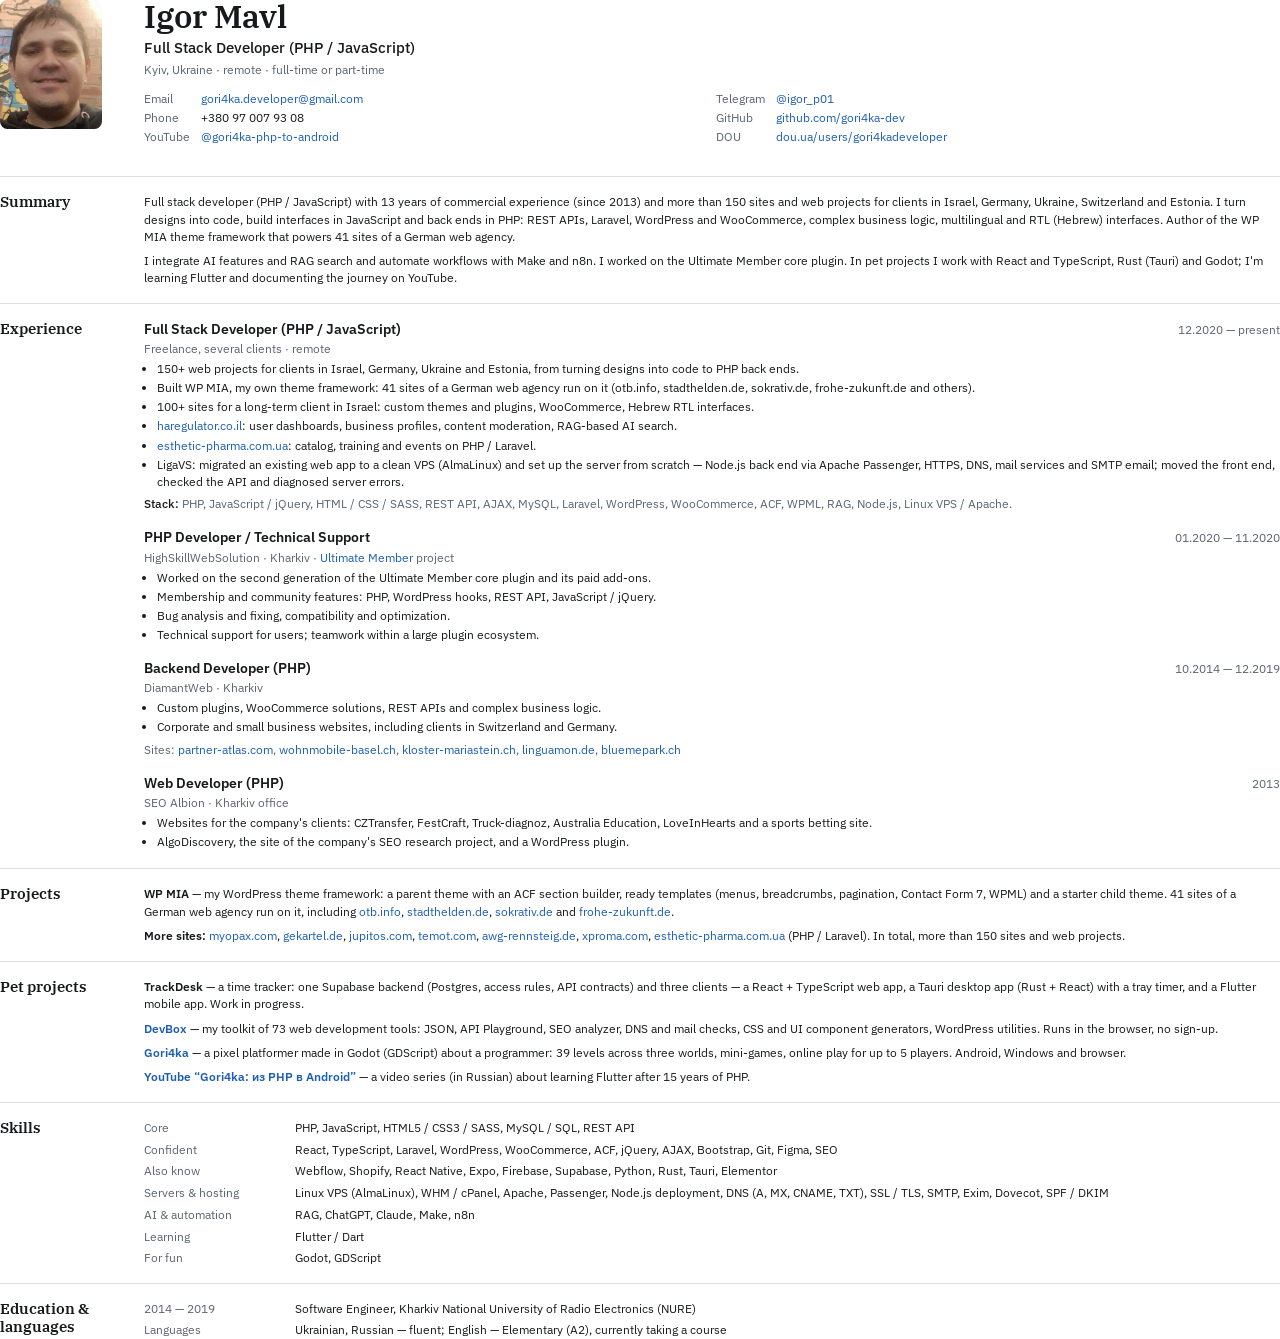
<file: cv/cv-en.html>
<!doctype html>
<html lang="en">
<head>

<!-- Google Analytics 4 -->
<script async src="https://www.googletagmanager.com/gtag/js?id=G-PQ6J66TJKV"></script>
<script>
  window.dataLayer = window.dataLayer || [];
  function gtag(){dataLayer.push(arguments);}
  gtag('js', new Date());

  gtag('config', 'G-PQ6J66TJKV');
</script>

<meta charset="utf-8">
<title>Igor Mavl — Full Stack Developer (PHP / JavaScript)</title>
<link rel="stylesheet" href="cv.css">
</head>
<body>

<header class="head">
  <img class="photo" src="../photo.jpg" alt="Igor Mavl">
  <div>
    <h1>Igor Mavl</h1>
    <p class="role">Full Stack Developer (PHP / JavaScript)</p>
    <p class="where">Kyiv, Ukraine · remote · full-time or part-time</p>
    <dl class="contacts">
      <dt>Email</dt><dd><a href="mailto:gori4ka.developer@gmail.com">gori4ka.developer@gmail.com</a></dd>
      <dt>Telegram</dt><dd><a href="https://t.me/igor_p01">@igor_p01</a></dd>
      <dt>Phone</dt><dd>+380 97 007 93 08</dd>
      <dt>GitHub</dt><dd><a href="https://github.com/gori4ka-dev">github.com/gori4ka-dev</a></dd>
      <dt>YouTube</dt><dd><a href="https://www.youtube.com/@gori4ka-php-to-android">@gori4ka-php-to-android</a></dd>
      <dt>DOU</dt><dd><a href="https://dou.ua/users/gori4kadeveloper/">dou.ua/users/gori4kadeveloper</a></dd>
    </dl>
  </div>
</header>

<section>
  <h2>Summary</h2>
  <div class="summary">
    <p>Full stack developer (PHP / JavaScript) with 13 years of commercial experience (since 2013) and more than 150 sites and web projects for clients in Israel, Germany, Ukraine, Switzerland and Estonia. I turn designs into code, build interfaces in JavaScript and back ends in PHP: REST APIs, Laravel, WordPress and WooCommerce, complex business logic, multilingual and RTL (Hebrew) interfaces. Author of the WP MIA theme framework that powers 41 sites of a German web agency.</p>
    <p>I integrate AI features and RAG search and automate workflows with Make and n8n. I worked on the Ultimate Member core plugin. In pet projects I work with React and TypeScript, Rust (Tauri) and Godot; I'm learning Flutter and documenting the journey on YouTube.</p>
  </div>
</section>

<section>
  <h2>Experience</h2>
  <div>
    <div class="job">
      <div class="job-top"><h3>Full Stack Developer (PHP / JavaScript)</h3><span class="dates">12.2020 — present</span></div>
      <p class="org">Freelance, several clients · remote</p>
      <ul>
        <li>150+ web projects for clients in Israel, Germany, Ukraine and Estonia, from turning designs into code to PHP back ends.</li>
        <li>Built WP MIA, my own theme framework: 41 sites of a German web agency run on it (otb.info, stadthelden.de, sokrativ.de, frohe-zukunft.de and others).</li>
        <li>100+ sites for a long-term client in Israel: custom themes and plugins, WooCommerce, Hebrew RTL interfaces.</li>
        <li><a href="https://haregulator.co.il">haregulator.co.il</a>: user dashboards, business profiles, content moderation, RAG-based AI search.</li>
        <li><a href="https://esthetic-pharma.com.ua/">esthetic-pharma.com.ua</a>: catalog, training and events on PHP / Laravel.</li>
        <li>LigaVS: migrated an existing web app to a clean VPS (AlmaLinux) and set up the server from scratch — Node.js back end via Apache Passenger, HTTPS, DNS, mail services and SMTP email; moved the front end, checked the API and diagnosed server errors.</li>
      </ul>
      <p class="stack"><b>Stack:</b> PHP, JavaScript / jQuery, HTML / CSS / SASS, REST API, AJAX, MySQL, Laravel, WordPress, WooCommerce, ACF, WPML, RAG, Node.js, Linux VPS / Apache.</p>
    </div>

    <div class="job">
      <div class="job-top"><h3>PHP Developer / Technical Support</h3><span class="dates">01.2020 — 11.2020</span></div>
      <p class="org">HighSkillWebSolution · Kharkiv · <a href="https://ultimatemember.com">Ultimate Member</a> project</p>
      <ul>
        <li>Worked on the second generation of the Ultimate Member core plugin and its paid add-ons.</li>
        <li>Membership and community features: PHP, WordPress hooks, REST API, JavaScript / jQuery.</li>
        <li>Bug analysis and fixing, compatibility and optimization.</li>
        <li>Technical support for users; teamwork within a large plugin ecosystem.</li>
      </ul>
    </div>

    <div class="job">
      <div class="job-top"><h3>Backend Developer (PHP)</h3><span class="dates">10.2014 — 12.2019</span></div>
      <p class="org">DiamantWeb · Kharkiv</p>
      <ul>
        <li>Custom plugins, WooCommerce solutions, REST APIs and complex business logic.</li>
        <li>Corporate and small business websites, including clients in Switzerland and Germany.</li>
      </ul>
      <p class="note">Sites: <a href="https://partner-atlas.com">partner-atlas.com</a>, <a href="https://www.wohnmobile-basel.ch">wohnmobile-basel.ch</a>, <a href="https://www.kloster-mariastein.ch">kloster-mariastein.ch</a>, <a href="https://linguamon.de">linguamon.de</a>, <a href="https://www.bluemepark.ch">bluemepark.ch</a></p>
    </div>

    <div class="job">
      <div class="job-top"><h3>Web Developer (PHP)</h3><span class="dates">2013</span></div>
      <p class="org">SEO Albion · Kharkiv office</p>
      <ul>
        <li>Websites for the company's clients: CZTransfer, FestCraft, Truck-diagnoz, Australia Education, LoveInHearts and a sports betting site.</li>
        <li>AlgoDiscovery, the site of the company's SEO research project, and a WordPress plugin.</li>
      </ul>
    </div>
  </div>
</section>

<section>
  <h2>Projects</h2>
  <div class="items">
    <p class="item"><b>WP MIA</b> — my WordPress theme framework: a parent theme with an ACF section builder, ready templates (menus, breadcrumbs, pagination, Contact Form 7, WPML) and a starter child theme. 41 sites of a German web agency run on it, including <a href="https://www.otb.info/">otb.info</a>, <a href="https://stadthelden.de/">stadthelden.de</a>, <a href="https://sokrativ.de/">sokrativ.de</a> and <a href="https://www.frohe-zukunft.de/">frohe-zukunft.de</a>.</p>
    <p class="item"><b>More sites:</b> <a href="https://myopax.com/">myopax.com</a>, <a href="https://gekartel.de/">gekartel.de</a>, <a href="https://www.jupitos.com/">jupitos.com</a>, <a href="https://www.temot.com/">temot.com</a>, <a href="https://awg-rennsteig.de/">awg-rennsteig.de</a>, <a href="https://xproma.com/">xproma.com</a>, <a href="https://esthetic-pharma.com.ua/">esthetic-pharma.com.ua</a> (PHP / Laravel). In total, more than 150 sites and web projects.</p>
  </div>
</section>

<section>
  <h2>Pet projects</h2>
  <div class="items">
    <p class="item"><b>TrackDesk</b> — a time tracker: one Supabase backend (Postgres, access rules, API contracts) and three clients — a React + TypeScript web app, a Tauri desktop app (Rust + React) with a tray timer, and a Flutter mobile app. Work in progress.</p>
    <p class="item"><b><a href="https://gori4ka-devbox.netlify.app/">DevBox</a></b> — my toolkit of 73 web development tools: JSON, API Playground, SEO analyzer, DNS and mail checks, CSS and UI component generators, WordPress utilities. Runs in the browser, no sign-up.</p>
    <p class="item"><b><a href="https://gmario.netlify.app/">Gori4ka</a></b> — a pixel platformer made in Godot (GDScript) about a programmer: 39 levels across three worlds, mini-games, online play for up to 5 players. Android, Windows and browser.</p>
    <p class="item"><b><a href="https://www.youtube.com/@gori4ka-php-to-android">YouTube “Gori4ka: из PHP в Android”</a></b> — a video series (in Russian) about learning Flutter after 15 years of PHP.</p>
  </div>
</section>

<section>
  <h2>Skills</h2>
  <dl class="rows">
    <dt>Core</dt><dd>PHP, JavaScript, HTML5 / CSS3 / SASS, MySQL / SQL, REST API</dd>
    <dt>Confident</dt><dd>React, TypeScript, Laravel, WordPress, WooCommerce, ACF, jQuery, AJAX, Bootstrap, Git, Figma, SEO</dd>
    <dt>Also know</dt><dd>Webflow, Shopify, React Native, Expo, Firebase, Supabase, Python, Rust, Tauri, Elementor</dd>
    <dt>Servers &amp; hosting</dt><dd>Linux VPS (AlmaLinux), WHM / cPanel, Apache, Passenger, Node.js deployment, DNS (A, MX, CNAME, TXT), SSL / TLS, SMTP, Exim, Dovecot, SPF / DKIM</dd>
    <dt>AI &amp; automation</dt><dd>RAG, ChatGPT, Claude, Make, n8n</dd>
    <dt>Learning</dt><dd>Flutter / Dart</dd>
    <dt>For fun</dt><dd>Godot, GDScript</dd>
  </dl>
</section>

<section>
  <h2>Education &amp; languages</h2>
  <dl class="rows">
    <dt>2014 — 2019</dt><dd>Software Engineer, Kharkiv National University of Radio Electronics (NURE)</dd>
    <dt>Languages</dt><dd>Ukrainian, Russian — fluent; English — Elementary (A2), currently taking a course</dd>
  </dl>
</section>

</body>
</html>
</file>
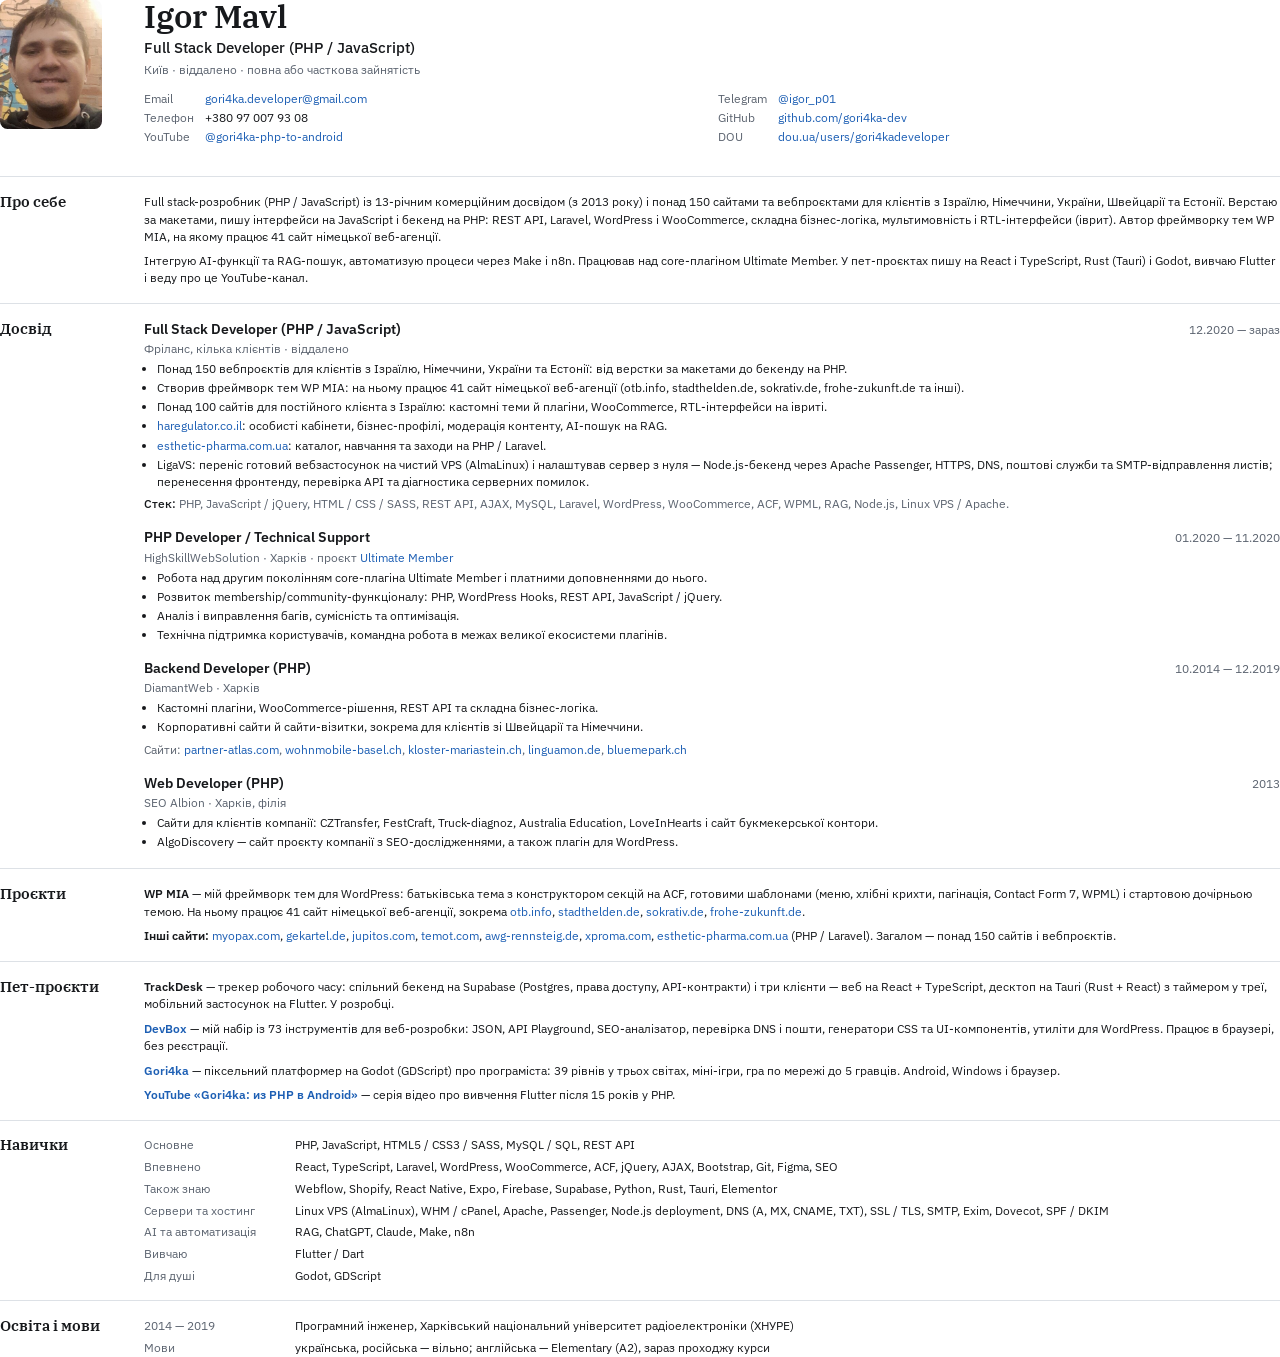
<file: cv/cv-uk.html>
<!doctype html>
<html lang="uk">
<head>

<!-- Google Analytics 4 -->
<script async src="https://www.googletagmanager.com/gtag/js?id=G-PQ6J66TJKV"></script>
<script>
  window.dataLayer = window.dataLayer || [];
  function gtag(){dataLayer.push(arguments);}
  gtag('js', new Date());

  gtag('config', 'G-PQ6J66TJKV');
</script>

<meta charset="utf-8">
<title>Igor Mavl — Full Stack Developer (PHP / JavaScript)</title>
<link rel="stylesheet" href="cv.css">
</head>
<body>

<header class="head">
  <img class="photo" src="../photo.jpg" alt="Igor Mavl">
  <div>
    <h1>Igor Mavl</h1>
    <p class="role">Full Stack Developer (PHP / JavaScript)</p>
    <p class="where">Київ · віддалено · повна або часткова зайнятість</p>
    <dl class="contacts">
      <dt>Email</dt><dd><a href="mailto:gori4ka.developer@gmail.com">gori4ka.developer@gmail.com</a></dd>
      <dt>Telegram</dt><dd><a href="https://t.me/igor_p01">@igor_p01</a></dd>
      <dt>Телефон</dt><dd>+380 97 007 93 08</dd>
      <dt>GitHub</dt><dd><a href="https://github.com/gori4ka-dev">github.com/gori4ka-dev</a></dd>
      <dt>YouTube</dt><dd><a href="https://www.youtube.com/@gori4ka-php-to-android">@gori4ka-php-to-android</a></dd>
      <dt>DOU</dt><dd><a href="https://dou.ua/users/gori4kadeveloper/">dou.ua/users/gori4kadeveloper</a></dd>
    </dl>
  </div>
</header>

<section>
  <h2>Про себе</h2>
  <div class="summary">
    <p>Full stack-розробник (PHP / JavaScript) із 13-річним комерційним досвідом (з 2013 року) і понад 150 сайтами та вебпроєктами для клієнтів з Ізраїлю, Німеччини, України, Швейцарії та Естонії. Верстаю за макетами, пишу інтерфейси на JavaScript і бекенд на PHP: REST API, Laravel, WordPress і WooCommerce, складна бізнес-логіка, мультимовність і RTL-інтерфейси (іврит). Автор фреймворку тем WP MIA, на якому працює 41 сайт німецької веб-агенції.</p>
    <p>Інтегрую AI-функції та RAG-пошук, автоматизую процеси через Make і n8n. Працював над core-плагіном Ultimate Member. У пет-проєктах пишу на React і TypeScript, Rust (Tauri) і Godot, вивчаю Flutter і веду про це YouTube-канал.</p>
  </div>
</section>

<section>
  <h2>Досвід</h2>
  <div>
    <div class="job">
      <div class="job-top"><h3>Full Stack Developer (PHP / JavaScript)</h3><span class="dates">12.2020 — зараз</span></div>
      <p class="org">Фріланс, кілька клієнтів · віддалено</p>
      <ul>
        <li>Понад 150 вебпроєктів для клієнтів з Ізраїлю, Німеччини, України та Естонії: від верстки за макетами до бекенду на PHP.</li>
        <li>Створив фреймворк тем WP MIA: на ньому працює 41 сайт німецької веб-агенції (otb.info, stadthelden.de, sokrativ.de, frohe-zukunft.de та інші).</li>
        <li>Понад 100 сайтів для постійного клієнта з Ізраїлю: кастомні теми й плагіни, WooCommerce, RTL-інтерфейси на івриті.</li>
        <li><a href="https://haregulator.co.il">haregulator.co.il</a>: особисті кабінети, бізнес-профілі, модерація контенту, AI-пошук на RAG.</li>
        <li><a href="https://esthetic-pharma.com.ua/">esthetic-pharma.com.ua</a>: каталог, навчання та заходи на PHP / Laravel.</li>
        <li>LigaVS: переніс готовий вебзастосунок на чистий VPS (AlmaLinux) і налаштував сервер з нуля — Node.js-бекенд через Apache Passenger, HTTPS, DNS, поштові служби та SMTP-відправлення листів; перенесення фронтенду, перевірка API та діагностика серверних помилок.</li>
      </ul>
      <p class="stack"><b>Стек:</b> PHP, JavaScript / jQuery, HTML / CSS / SASS, REST API, AJAX, MySQL, Laravel, WordPress, WooCommerce, ACF, WPML, RAG, Node.js, Linux VPS / Apache.</p>
    </div>

    <div class="job">
      <div class="job-top"><h3>PHP Developer / Technical Support</h3><span class="dates">01.2020 — 11.2020</span></div>
      <p class="org">HighSkillWebSolution · Харків · проєкт <a href="https://ultimatemember.com">Ultimate Member</a></p>
      <ul>
        <li>Робота над другим поколінням core-плагіна Ultimate Member і платними доповненнями до нього.</li>
        <li>Розвиток membership/community-функціоналу: PHP, WordPress Hooks, REST API, JavaScript / jQuery.</li>
        <li>Аналіз і виправлення багів, сумісність та оптимізація.</li>
        <li>Технічна підтримка користувачів, командна робота в межах великої екосистеми плагінів.</li>
      </ul>
    </div>

    <div class="job">
      <div class="job-top"><h3>Backend Developer (PHP)</h3><span class="dates">10.2014 — 12.2019</span></div>
      <p class="org">DiamantWeb · Харків</p>
      <ul>
        <li>Кастомні плагіни, WooCommerce-рішення, REST API та складна бізнес-логіка.</li>
        <li>Корпоративні сайти й сайти-візитки, зокрема для клієнтів зі Швейцарії та Німеччини.</li>
      </ul>
      <p class="note">Сайти: <a href="https://partner-atlas.com">partner-atlas.com</a>, <a href="https://www.wohnmobile-basel.ch">wohnmobile-basel.ch</a>, <a href="https://www.kloster-mariastein.ch">kloster-mariastein.ch</a>, <a href="https://linguamon.de">linguamon.de</a>, <a href="https://www.bluemepark.ch">bluemepark.ch</a></p>
    </div>

    <div class="job">
      <div class="job-top"><h3>Web Developer (PHP)</h3><span class="dates">2013</span></div>
      <p class="org">SEO Albion · Харків, філія</p>
      <ul>
        <li>Сайти для клієнтів компанії: CZTransfer, FestCraft, Truck-diagnoz, Australia Education, LoveInHearts і сайт букмекерської контори.</li>
        <li>AlgoDiscovery — сайт проєкту компанії з SEO-дослідженнями, а також плагін для WordPress.</li>
      </ul>
    </div>
  </div>
</section>

<section>
  <h2>Проєкти</h2>
  <div class="items">
    <p class="item"><b>WP MIA</b> — мій фреймворк тем для WordPress: батьківська тема з конструктором секцій на ACF, готовими шаблонами (меню, хлібні крихти, пагінація, Contact Form 7, WPML) і стартовою дочірньою темою. На ньому працює 41 сайт німецької веб-агенції, зокрема <a href="https://www.otb.info/">otb.info</a>, <a href="https://stadthelden.de/">stadthelden.de</a>, <a href="https://sokrativ.de/">sokrativ.de</a>, <a href="https://www.frohe-zukunft.de/">frohe-zukunft.de</a>.</p>
    <p class="item"><b>Інші сайти:</b> <a href="https://myopax.com/">myopax.com</a>, <a href="https://gekartel.de/">gekartel.de</a>, <a href="https://www.jupitos.com/">jupitos.com</a>, <a href="https://www.temot.com/">temot.com</a>, <a href="https://awg-rennsteig.de/">awg-rennsteig.de</a>, <a href="https://xproma.com/">xproma.com</a>, <a href="https://esthetic-pharma.com.ua/">esthetic-pharma.com.ua</a> (PHP / Laravel). Загалом — понад 150 сайтів і вебпроєктів.</p>
  </div>
</section>

<section>
  <h2>Пет-проєкти</h2>
  <div class="items">
    <p class="item"><b>TrackDesk</b> — трекер робочого часу: спільний бекенд на Supabase (Postgres, права доступу, API-контракти) і три клієнти — веб на React + TypeScript, десктоп на Tauri (Rust + React) з таймером у треї, мобільний застосунок на Flutter. У розробці.</p>
    <p class="item"><b><a href="https://gori4ka-devbox.netlify.app/">DevBox</a></b> — мій набір із 73 інструментів для веб-розробки: JSON, API Playground, SEO-аналізатор, перевірка DNS і пошти, генератори CSS та UI-компонентів, утиліти для WordPress. Працює в браузері, без реєстрації.</p>
    <p class="item"><b><a href="https://gmario.netlify.app/">Gori4ka</a></b> — піксельний платформер на Godot (GDScript) про програміста: 39 рівнів у трьох світах, міні-ігри, гра по мережі до 5 гравців. Android, Windows і браузер.</p>
    <p class="item"><b><a href="https://www.youtube.com/@gori4ka-php-to-android">YouTube «Gori4ka: из PHP в Android»</a></b> — серія відео про вивчення Flutter після 15 років у PHP.</p>
  </div>
</section>

<section>
  <h2>Навички</h2>
  <dl class="rows">
    <dt>Основне</dt><dd>PHP, JavaScript, HTML5 / CSS3 / SASS, MySQL / SQL, REST API</dd>
    <dt>Впевнено</dt><dd>React, TypeScript, Laravel, WordPress, WooCommerce, ACF, jQuery, AJAX, Bootstrap, Git, Figma, SEO</dd>
    <dt>Також знаю</dt><dd>Webflow, Shopify, React Native, Expo, Firebase, Supabase, Python, Rust, Tauri, Elementor</dd>
    <dt>Сервери та хостинг</dt><dd>Linux VPS (AlmaLinux), WHM / cPanel, Apache, Passenger, Node.js deployment, DNS (A, MX, CNAME, TXT), SSL / TLS, SMTP, Exim, Dovecot, SPF / DKIM</dd>
    <dt>AI та автоматизація</dt><dd>RAG, ChatGPT, Claude, Make, n8n</dd>
    <dt>Вивчаю</dt><dd>Flutter / Dart</dd>
    <dt>Для душі</dt><dd>Godot, GDScript</dd>
  </dl>
</section>

<section>
  <h2>Освіта і мови</h2>
  <dl class="rows">
    <dt>2014 — 2019</dt><dd>Програмний інженер, Харківський національний університет радіоелектроніки (ХНУРЕ)</dd>
    <dt>Мови</dt><dd>українська, російська — вільно; англійська — Elementary (A2), зараз проходжу курси</dd>
  </dl>
</section>

</body>
</html>
</file>
<file: motion.css>
/* Scroll motion shared by index.html (body[data-motion="cv"]) and portfolio.html (body[data-motion="portfolio"]).
   motion.js tags elements with data-m-r="<variant>" and adds .m-in when they scroll into view; without JS nothing is hidden.
   Everything that moves sits behind prefers-reduced-motion: no-preference. */

body[data-motion="cv"]{--m-accent:var(--accent);--m-accent-2:color-mix(in srgb,var(--accent) 35%,#14B8A6)}
body[data-motion="portfolio"]{--m-accent:var(--orange);--m-accent-2:var(--sun)}

/* ---------- Reading progress and back-to-top ---------- */
.m-progress{position:fixed;top:0;left:0;right:0;z-index:100;height:3px;pointer-events:none;
  background:linear-gradient(90deg,var(--m-accent),var(--m-accent-2));transform:scaleX(var(--m-p,0));transform-origin:left}
[dir="rtl"] .m-progress{transform-origin:right;background:linear-gradient(-90deg,var(--m-accent),var(--m-accent-2))}
.m-top{position:fixed;bottom:calc(20px + env(safe-area-inset-bottom,0px));inset-inline-end:20px;z-index:45;width:52px;height:52px;padding:0;
  display:grid;place-items:center;border-radius:50%;cursor:pointer;
  background:var(--bg,var(--paper));color:var(--text,var(--ink));border:1px solid var(--rule,var(--edge));
  opacity:0;visibility:hidden;transform:translateY(12px) scale(.9);transition:opacity .3s,transform .3s,visibility .3s}
.m-top.m-show{opacity:1;visibility:visible;transform:none}
.m-top svg{width:52px;height:52px;overflow:visible}
.m-top circle{fill:none;stroke-width:3}
.m-top .m-ring-bg{stroke:var(--rule,var(--line))}
.m-top .m-ring{stroke:var(--m-accent);stroke-linecap:round;stroke-dasharray:132;stroke-dashoffset:var(--m-ring,132);transform:rotate(-90deg);transform-origin:24px 24px}
.m-top path{fill:none;stroke:currentColor;stroke-width:2.4;stroke-linecap:round;stroke-linejoin:round}
.m-top:hover{border-color:var(--m-accent)}
body[data-motion="portfolio"] .m-top{border:2px solid var(--edge);box-shadow:3px 3px 0 var(--drop)}

/* ---------- Active section in the menu ---------- */
.m-navlink{position:relative}
.m-navlink::after{content:"";position:absolute;left:0;right:0;bottom:-5px;height:2px;border-radius:2px;background:var(--m-accent);
  transform:scaleX(0);transform-origin:left;transition:transform .35s cubic-bezier(.2,.7,.2,1)}
[dir="rtl"] .m-navlink::after{transform-origin:right}
.m-navlink.m-current{color:var(--text,var(--ink))!important}
.m-navlink.m-current::after{transform:scaleX(1)}
body[data-motion="portfolio"] .m-navlink::after{height:3px;bottom:-7px}

/* ---------- Timeline line along the experience list ---------- */
.m-line{position:relative}
.m-line::before,.m-line::after{content:"";position:absolute;top:0;bottom:0;width:3px;border-radius:3px;inset-inline-start:-21px}
.m-line::before{background:var(--rule,var(--line))}
.m-line::after{background:linear-gradient(var(--m-accent),var(--m-accent-2));transform:scaleY(var(--m-p,0));transform-origin:top}
body[data-motion="portfolio"] .m-line::before,body[data-motion="portfolio"] .m-line::after{inset-inline-start:-14px;width:4px}
@media (max-width:760px){.m-line::before,.m-line::after{inset-inline-start:-11px}}

/* ---------- Heading accent bar ---------- */
.m-head::after{content:"";display:block;width:40px;height:3px;margin-top:12px;border-radius:3px;background:var(--m-accent);
  transform:scaleX(0);transform-origin:left;transition:transform .8s cubic-bezier(.2,.7,.2,1) .25s}
[dir="rtl"] .m-head::after{transform-origin:right}
.m-head.m-in::after{transform:scaleX(1)}
body[data-motion="portfolio"] .m-head::after{width:72px;height:6px;margin-top:18px;border:2px solid var(--edge);border-radius:4px;background:var(--orange)}
body[data-motion="portfolio"] .index .m-head::after,body[data-motion="portfolio"] .contact .m-head::after{border-color:var(--on-plum);background:var(--sun)}
body[data-motion="portfolio"] .yt .m-head::after{border-color:var(--on-orange);background:var(--on-orange)}

/* ---------- CV page: sticky glass header, numbered sections, sticky section titles ---------- */
body[data-motion="cv"] #home{counter-reset:m-sec}
body[data-motion="cv"] .sec{counter-increment:m-sec}
body[data-motion="cv"] .sec > h2::before{content:counter(m-sec,decimal-leading-zero);display:block;margin-bottom:8px;font:500 .75rem/1 var(--sans);letter-spacing:.14em;color:var(--m-accent)}
@media (min-width:761px){
  body[data-motion="cv"] .top{position:sticky;top:0;z-index:30;
    background:color-mix(in srgb,var(--bg) 82%,transparent);-webkit-backdrop-filter:blur(12px);backdrop-filter:blur(12px);
    box-shadow:0 0 0 100vmax color-mix(in srgb,var(--bg) 82%,transparent);clip-path:inset(0 -100vmax);transition:padding .3s}
  body[data-motion="cv"].m-scrolled .top{padding-block:12px}
  body[data-motion="cv"] section[id]{scroll-margin-top:84px}
  body[data-motion="cv"] .sec > h2{position:sticky;top:96px;align-self:start}
}
body[data-motion="cv"] .work > a,body[data-motion="cv"] .thumb > a{display:block}

/* ---------- Portfolio: tech marquee ---------- */
.m-marquee{direction:ltr;overflow:hidden;border-block:2px solid var(--edge);background:var(--paper);padding-block:22px;user-select:none}
.m-track{display:flex;width:max-content;gap:0;will-change:transform}
.m-track span{flex:none;padding-inline:22px;font:800 clamp(1.9rem,4.4vw,3.4rem)/1 var(--font);letter-spacing:-.02em;white-space:nowrap}
.m-track span:nth-child(4n+1){color:var(--ink)}
.m-track span:nth-child(4n+3){color:transparent;-webkit-text-stroke:2px var(--ink)}
.m-track span.m-dot{padding-inline:4px;color:var(--orange);font-size:clamp(1.2rem,2.6vw,2rem)}

/* ---------- Spotlight that follows the cursor on cards ---------- */
.m-spot{position:relative}
.m-spot::after{content:"";position:absolute;inset:0;border-radius:inherit;pointer-events:none;opacity:0;transition:opacity .3s;
  background:radial-gradient(380px circle at var(--mx,50%) var(--my,50%),color-mix(in srgb,var(--m-accent) 15%,transparent),transparent 65%)}
.m-spot:hover::after{opacity:1}

/* ---------- Reveal on scroll ---------- */
@media (prefers-reduced-motion: no-preference){
  /* The transition is only on while a block is coming in (.m-anim); hiding off screen is instant,
     and between reveals the page's own hover transitions apply. */
  [data-m-r].m-anim{transition:opacity .75s cubic-bezier(.2,.7,.2,1) var(--m-delay,0ms),transform .85s cubic-bezier(.2,.7,.2,1) var(--m-delay,0ms),
    filter .85s cubic-bezier(.2,.7,.2,1) var(--m-delay,0ms),clip-path 1s cubic-bezier(.7,0,.2,1) var(--m-delay,0ms)}
  [data-m-r]:not(.m-in){opacity:0}
  [data-m-r="up"]:not(.m-in){transform:translateY(32px)}
  [data-m-r="scale"]:not(.m-in){transform:translateY(40px) scale(.94)}
  [data-m-r="side"]:not(.m-in){transform:translateX(-40px)}
  [dir="rtl"] [data-m-r="side"]:not(.m-in){transform:translateX(40px)}
  [data-m-r="pop"]:not(.m-in){transform:scale(.6)}
  [data-m-r="blur"]:not(.m-in){transform:translateY(16px);filter:blur(12px)}
  [data-m-r="wipe"]:not(.m-in){opacity:1;clip-path:inset(0 0 100% 0)}
  [data-m-r="wipe"].m-in{clip-path:inset(0 0 0 0)}
  /* Scrolling up, blocks enter from above: they slide down and screenshots open from their bottom edge. */
  [data-m-r="up"][data-m-from="top"]:not(.m-in){transform:translateY(-32px)}
  [data-m-r="scale"][data-m-from="top"]:not(.m-in){transform:translateY(-40px) scale(.94)}
  [data-m-r="blur"][data-m-from="top"]:not(.m-in){transform:translateY(-16px);filter:blur(12px)}
  [data-m-r="wipe"][data-m-from="top"]:not(.m-in){clip-path:inset(100% 0 0 0)}
}
/* Heading bars also draw out when the heading leaves the screen, so they draw in again next time. */
.m-head:not(.m-in)::after{transition-delay:0s}

/* ---------- Scroll-linked parallax where the browser supports scroll timelines ---------- */
@supports (animation-timeline: view()){
  @media (prefers-reduced-motion: no-preference){
    body[data-motion="portfolio"] .card img{animation:m-zoom linear both;animation-timeline:view();animation-range:entry 0% cover 45%}
    body[data-motion="portfolio"] .hero .photo-wrap{animation:m-drift linear both;animation-timeline:view();animation-range:exit 0% exit 100%}
    body[data-motion="portfolio"] .hero h1{animation:m-rise linear both;animation-timeline:view();animation-range:exit 0% exit 100%}
    body[data-motion="cv"] .intro .photo{animation:m-drift-sm linear both;animation-timeline:view();animation-range:exit 0% exit 100%}
  }
}
@keyframes m-zoom{from{transform:scale(1.15)}to{transform:scale(1)}}
@keyframes m-drift{to{transform:translateY(110px) rotate(6deg);opacity:.3}}
@keyframes m-rise{to{transform:translateY(-70px);opacity:.2}}
@keyframes m-drift-sm{to{transform:translateY(40px) scale(.94);opacity:.4}}

@media print{
  [data-m-r]{opacity:1!important;transform:none!important;filter:none!important;clip-path:none!important}
  .m-progress,.m-top,.m-marquee{display:none!important}
}

/* ---------- v3: the coloured bands let the background tree (tree.js) show through softly ---------- */
body[data-motion="portfolio"] .stats,
body[data-motion="portfolio"] .index,
body[data-motion="portfolio"] .contact,
body[data-motion="portfolio"] footer{background:color-mix(in srgb,var(--plum) 86%,transparent)}
body[data-motion="portfolio"] .yt{background:color-mix(in srgb,var(--orange) 90%,transparent)}
body[data-motion="portfolio"] .blog{background:color-mix(in srgb,var(--soft) 82%,transparent)}
</file>
<file: cv/cv.css>
/* Print CV, A4. Same visual language as the site: IBM Plex, link blue, section labels in a left column. */
@import url("https://fonts.googleapis.com/css2?family=IBM+Plex+Sans:wght@400;500;600&family=IBM+Plex+Serif:wght@600&display=swap");

:root{
  --text:#17191C;
  --muted:#5C6470;
  --rule:#DDE1E6;
  --accent:#1D5FB4;
  --label:31mm;
  --serif:"IBM Plex Serif",Georgia,serif;
  --sans:"IBM Plex Sans",Arial,sans-serif;
}
@page{size:A4;margin:13mm 14mm 13mm 14mm}
*{box-sizing:border-box}
html,body{margin:0;background:#fff;color:var(--text)}
body{font-family:var(--sans);font-size:9.3pt;line-height:1.42;font-variant-numeric:tabular-nums;-webkit-print-color-adjust:exact;print-color-adjust:exact}
a{color:var(--accent);text-decoration:none}
p{margin:0}
ul{margin:0;padding-left:1.1em}
li{margin:.12em 0}

/* Header */
.head{display:grid;grid-template-columns:var(--label) 1fr;gap:0 7mm;padding-bottom:5mm;border-bottom:1px solid var(--rule)}
.photo{width:27mm;height:34mm;object-fit:cover;object-position:50% 30%;border-radius:2mm}
h1{font-family:var(--serif);font-weight:600;font-size:24pt;line-height:1.05;margin:0}
.role{margin-top:1.2mm;font-size:11pt;font-weight:500}
.where{margin-top:.6mm;color:var(--muted)}
.contacts{display:grid;grid-template-columns:auto 1fr auto 1fr;gap:.6mm 3mm;margin-top:3.2mm;font-size:8.8pt}
.contacts dt{color:var(--muted)}
.contacts dd{margin:0}

/* Sections */
section{display:grid;grid-template-columns:var(--label) 1fr;gap:0 7mm;padding-top:4.2mm;margin-top:4.2mm;border-top:1px solid var(--rule)}
.head + section{border-top:0;margin-top:0}
h2{font-family:var(--serif);font-weight:600;font-size:11pt;line-height:1.25;margin:0}
.summary p + p{margin-top:1.6mm}

.job{break-inside:avoid-page}
.job + .job{margin-top:4mm}
.job-top{display:flex;justify-content:space-between;gap:4mm;align-items:baseline}
.job h3{font-size:10.3pt;font-weight:600;margin:0}
.dates{color:var(--muted);white-space:nowrap;font-size:8.8pt}
.org{color:var(--muted);margin-top:.3mm}
.proj{margin-top:1.8mm;break-inside:avoid}
.proj-name{font-weight:600}
.proj-role{color:var(--muted);font-size:8.6pt}
.proj ul,.job > ul{margin-top:.6mm}
.note{margin-top:1.4mm;color:var(--muted)}
.stack{margin-top:1.2mm;color:var(--muted)}
.stack b{color:var(--text);font-weight:500}

.items{display:grid;gap:1.8mm}
.item{break-inside:avoid}
.item b{font-weight:600}

.rows{display:grid;grid-template-columns:36mm 1fr;gap:1.1mm 4mm;margin:0}
.rows dt{color:var(--muted)}
.rows dd{margin:0}
</file>
